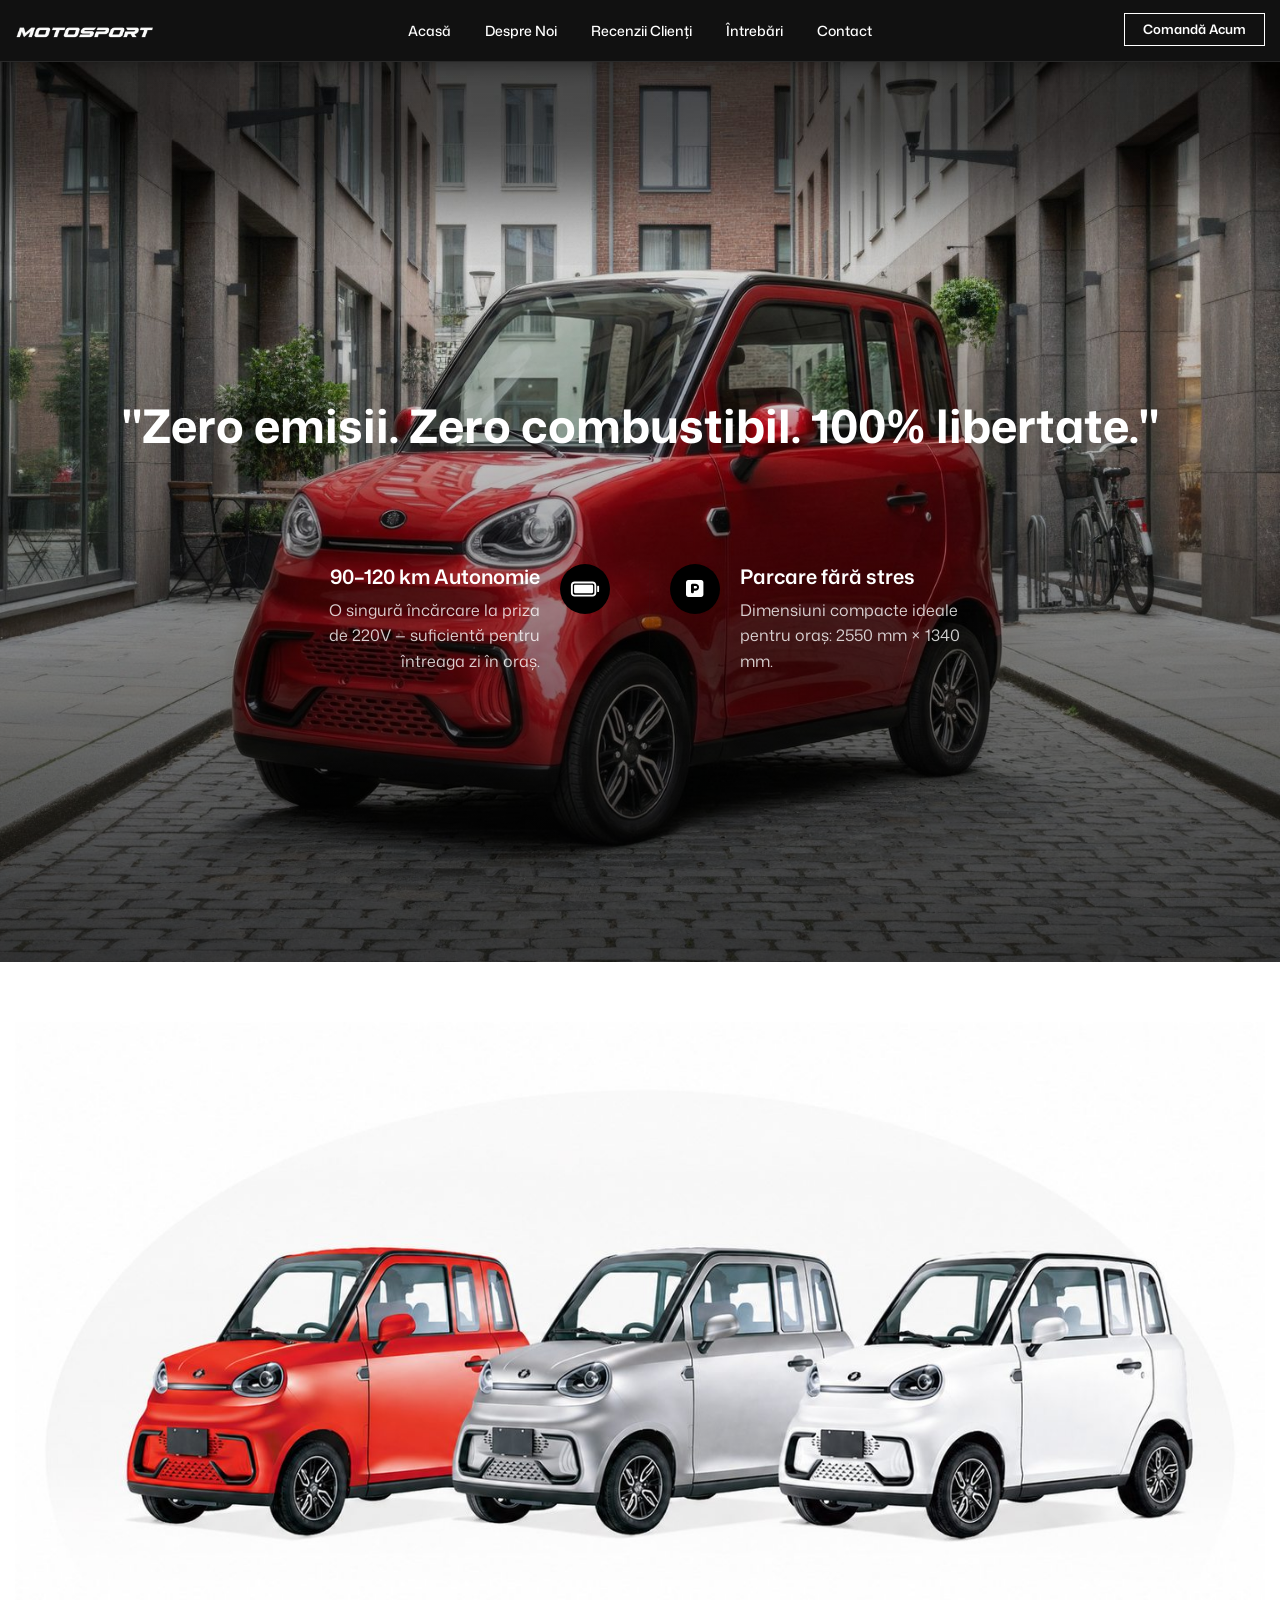
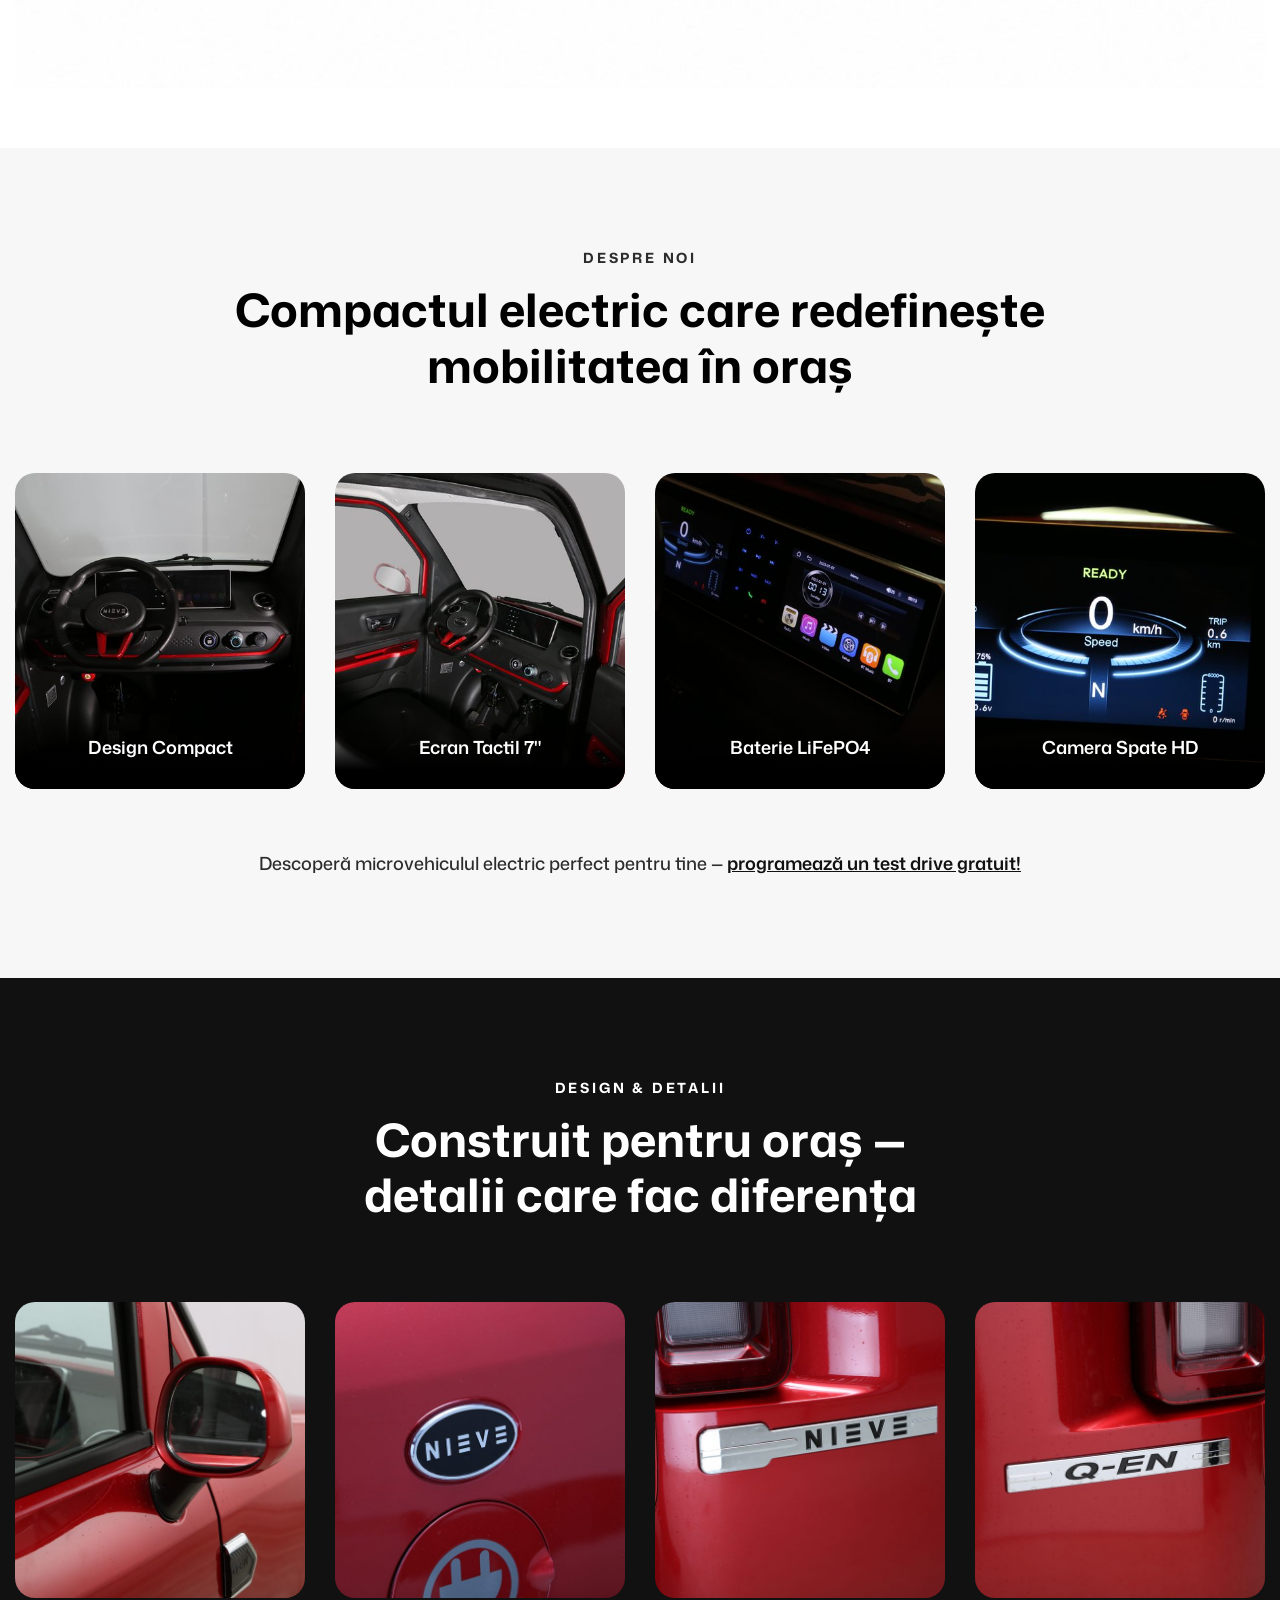
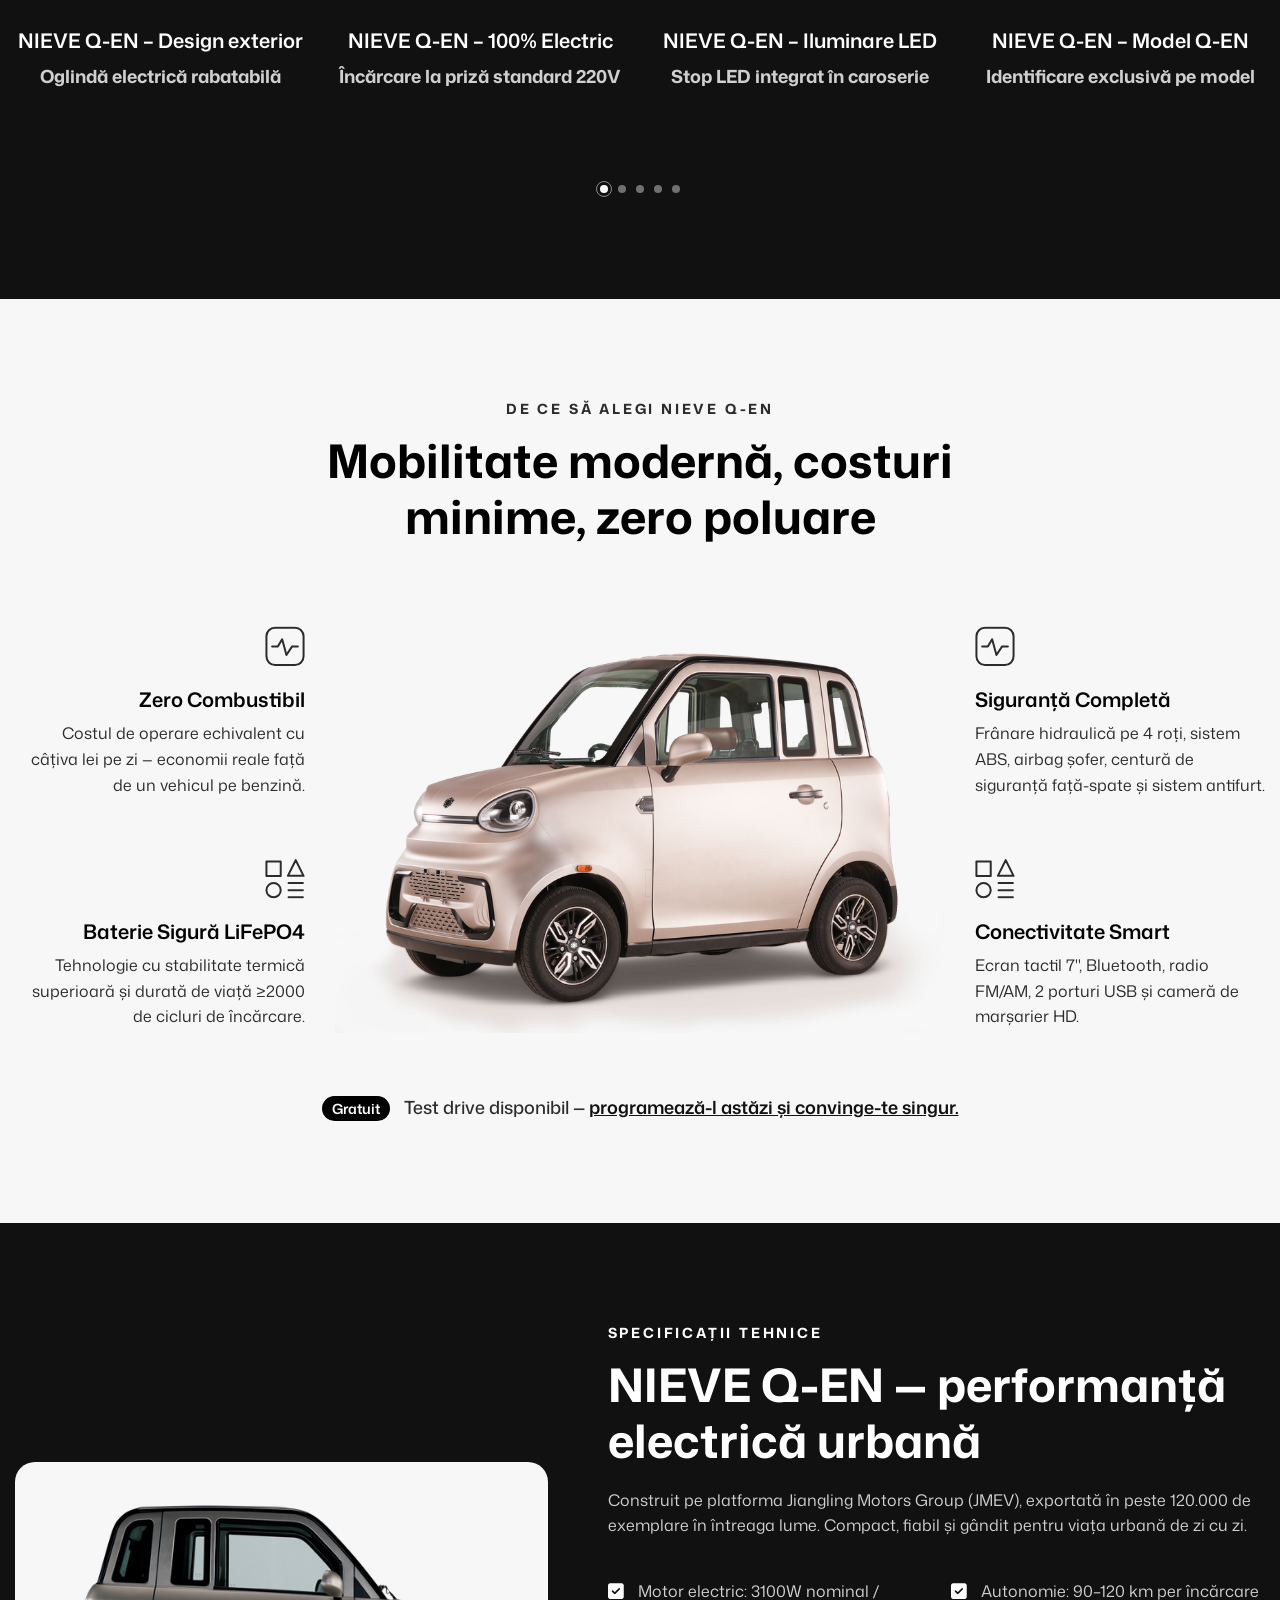
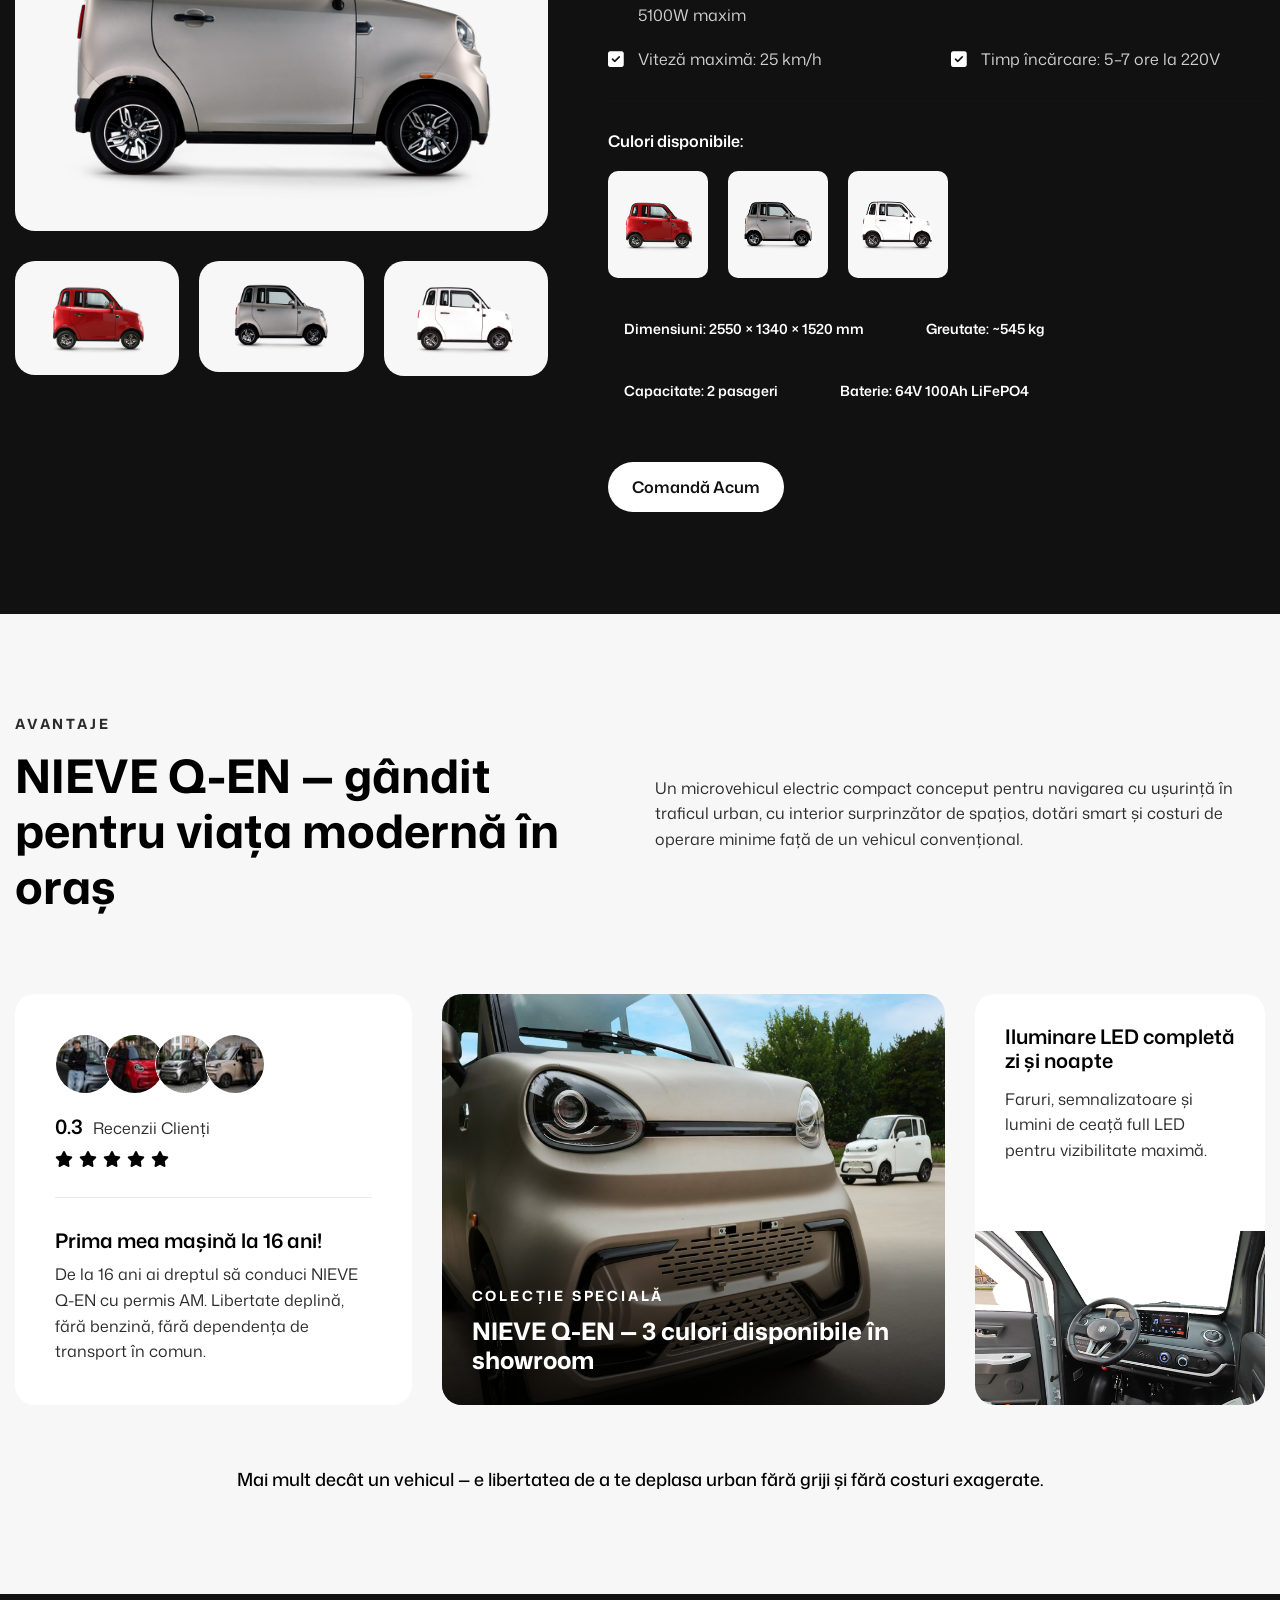
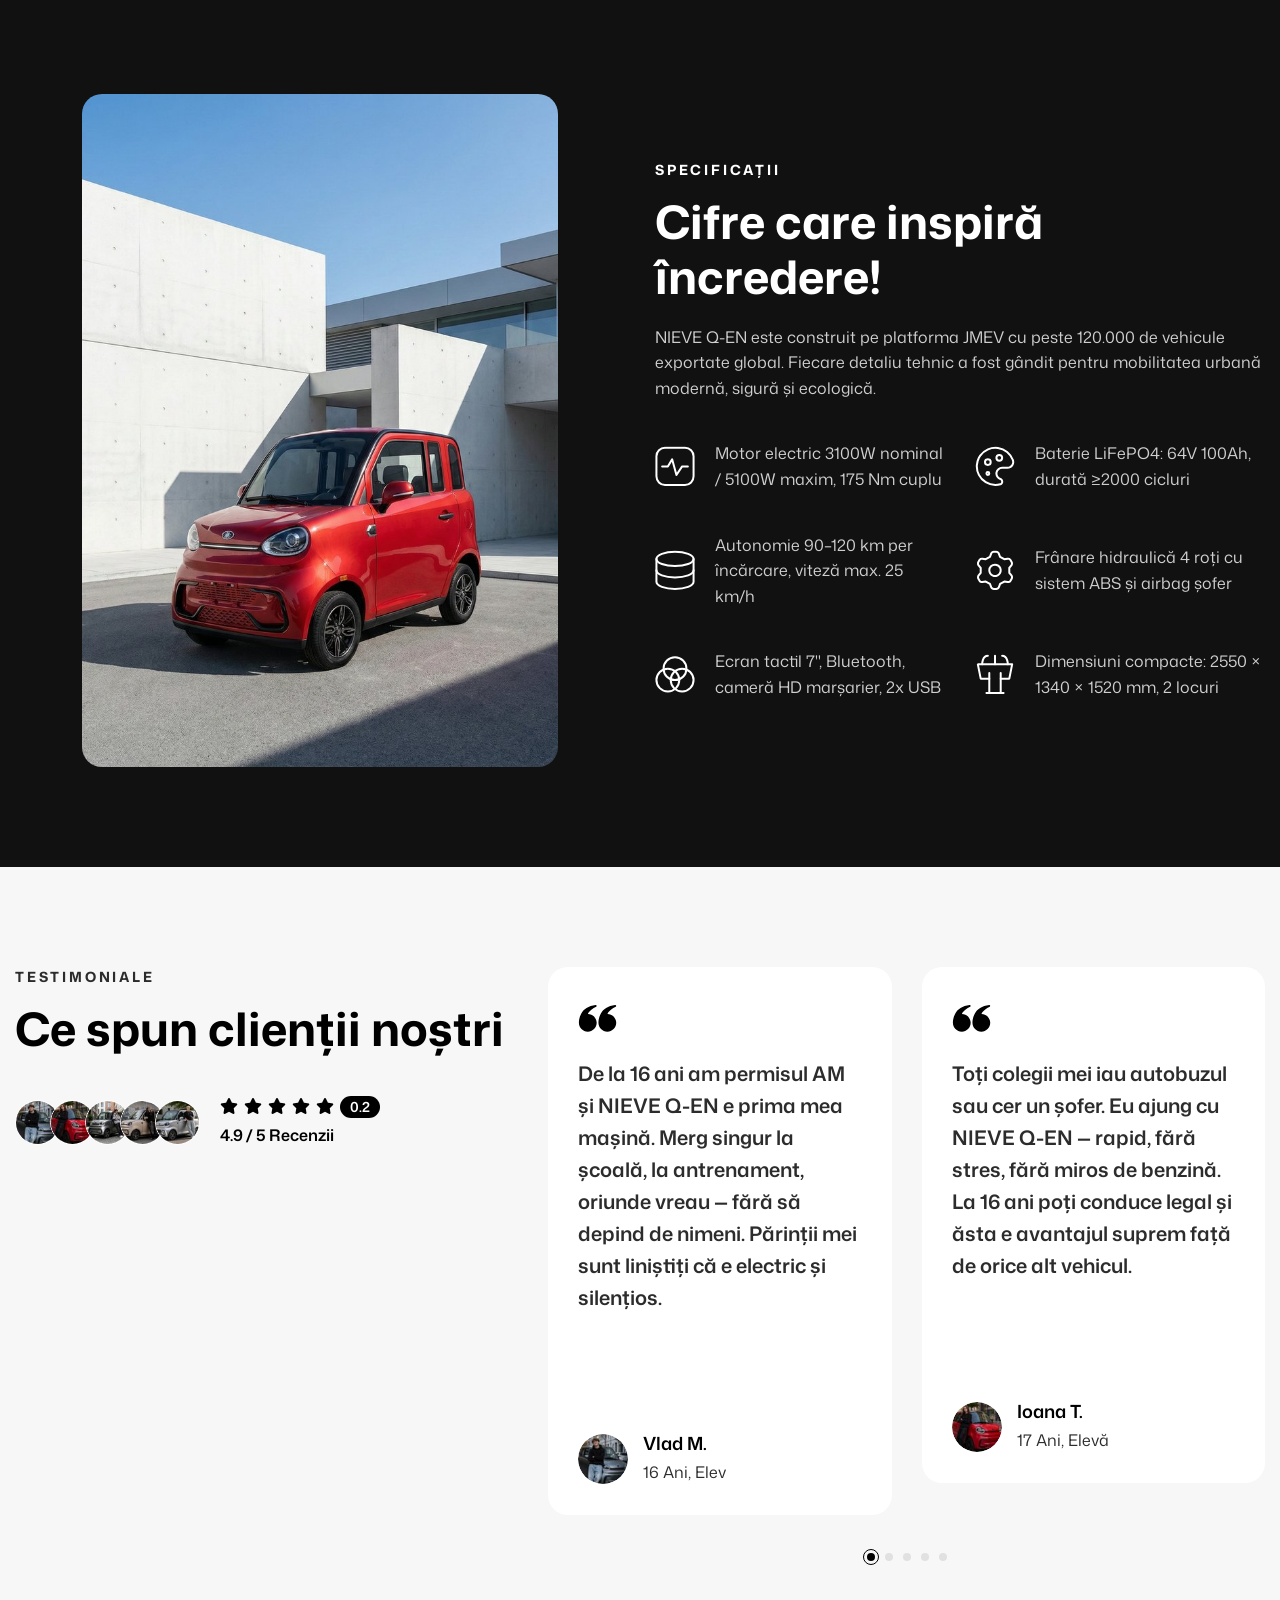
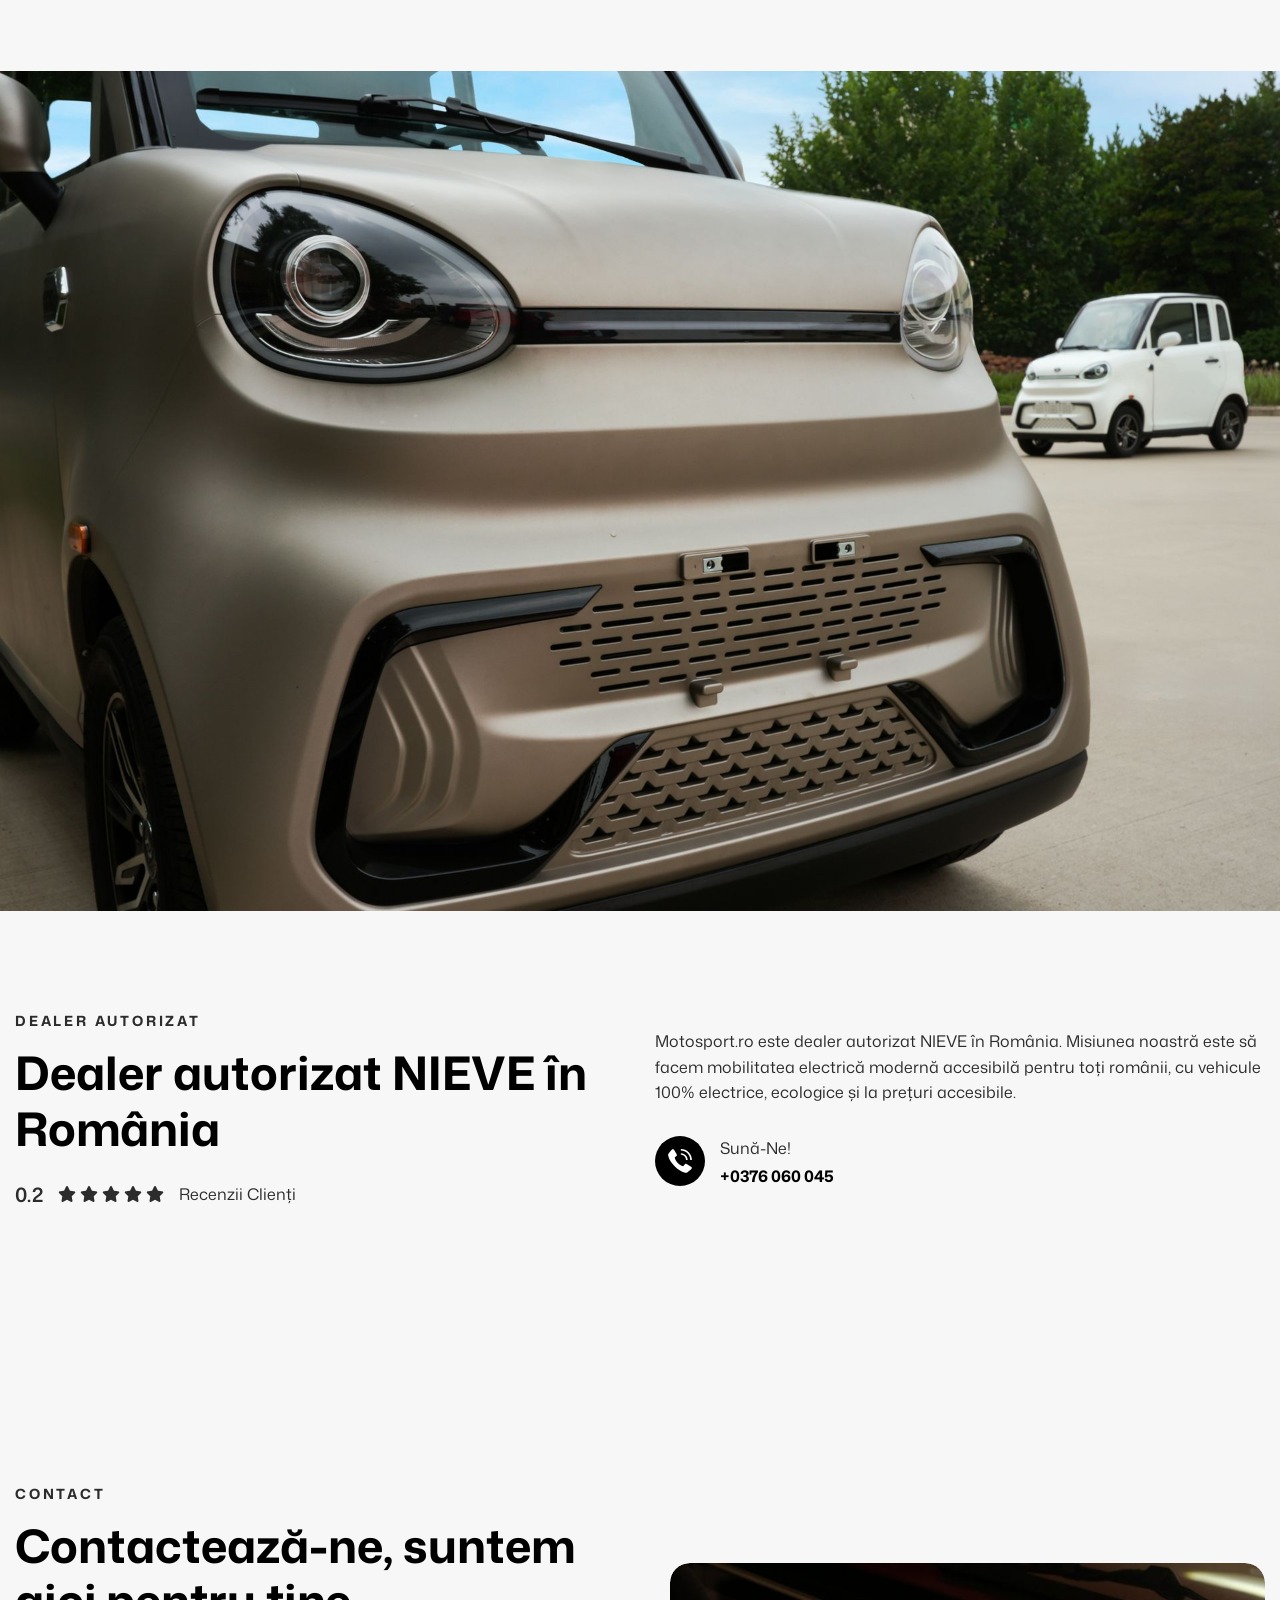
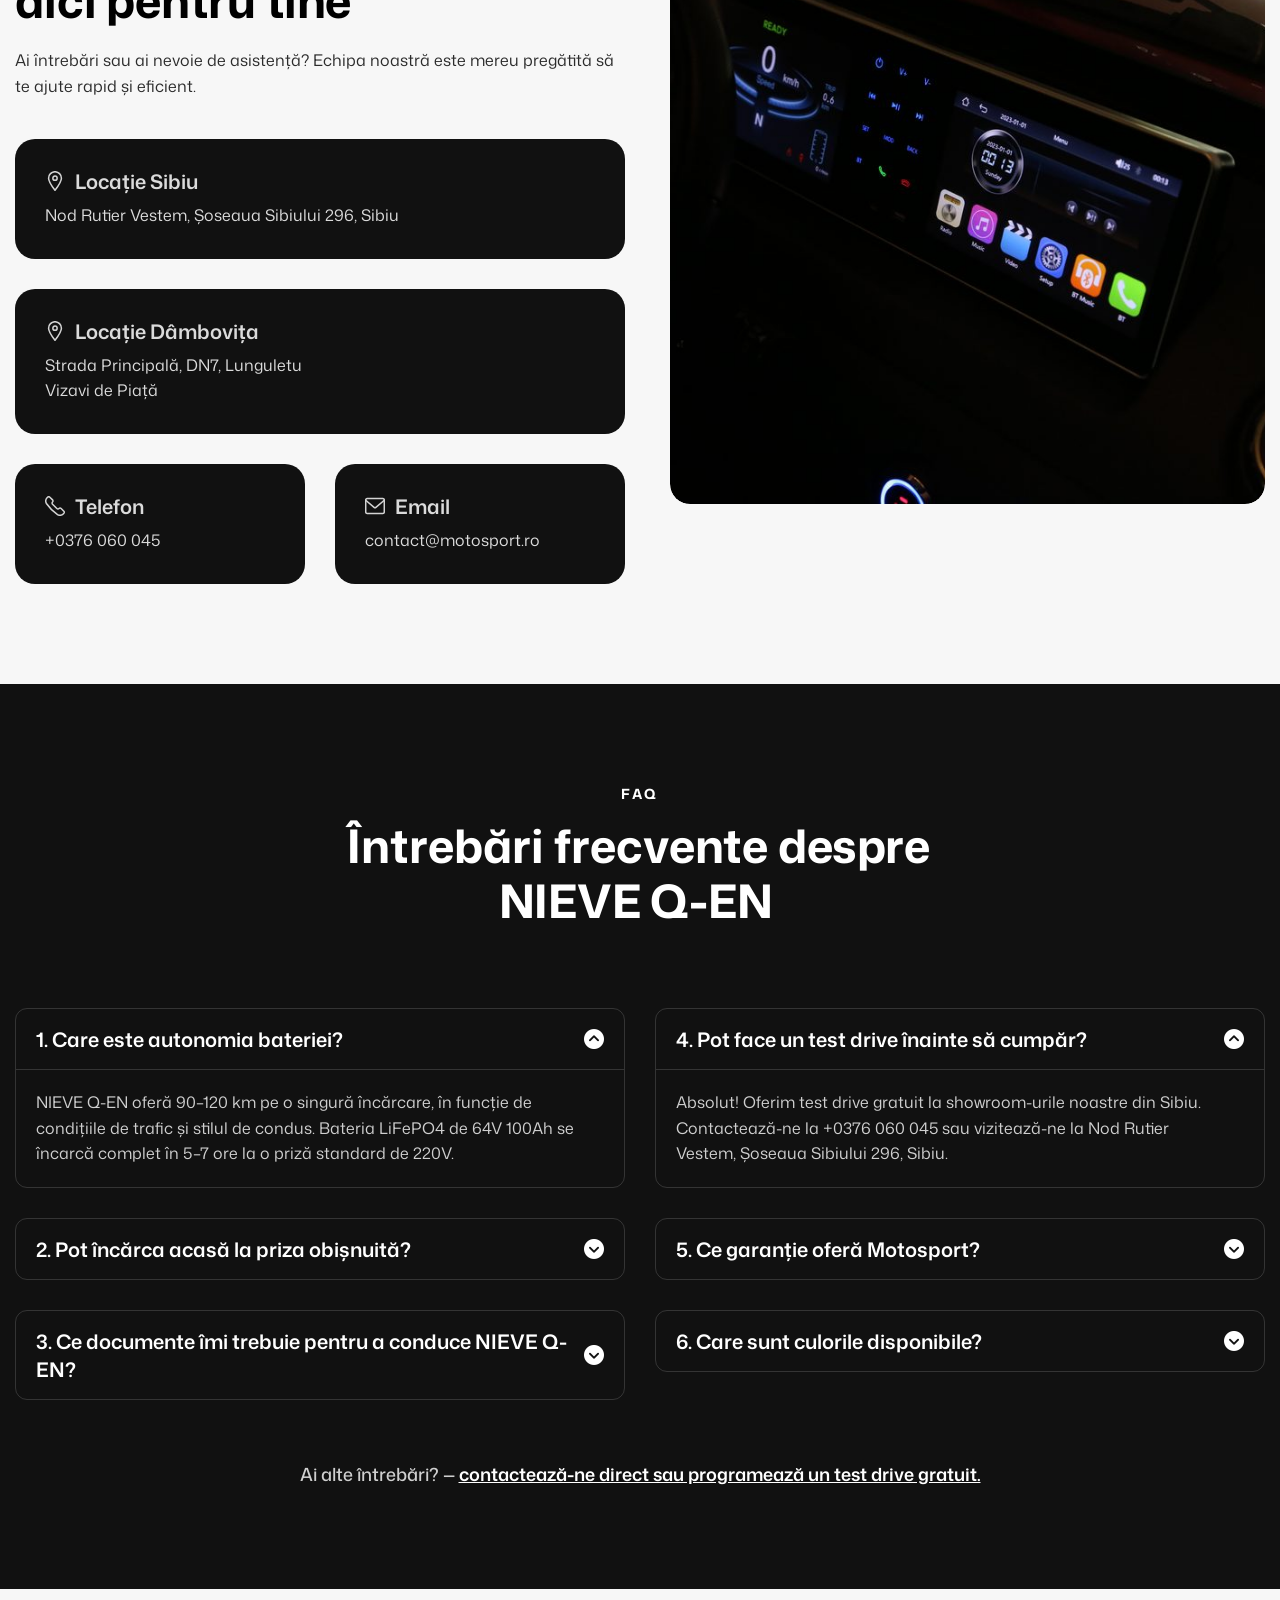
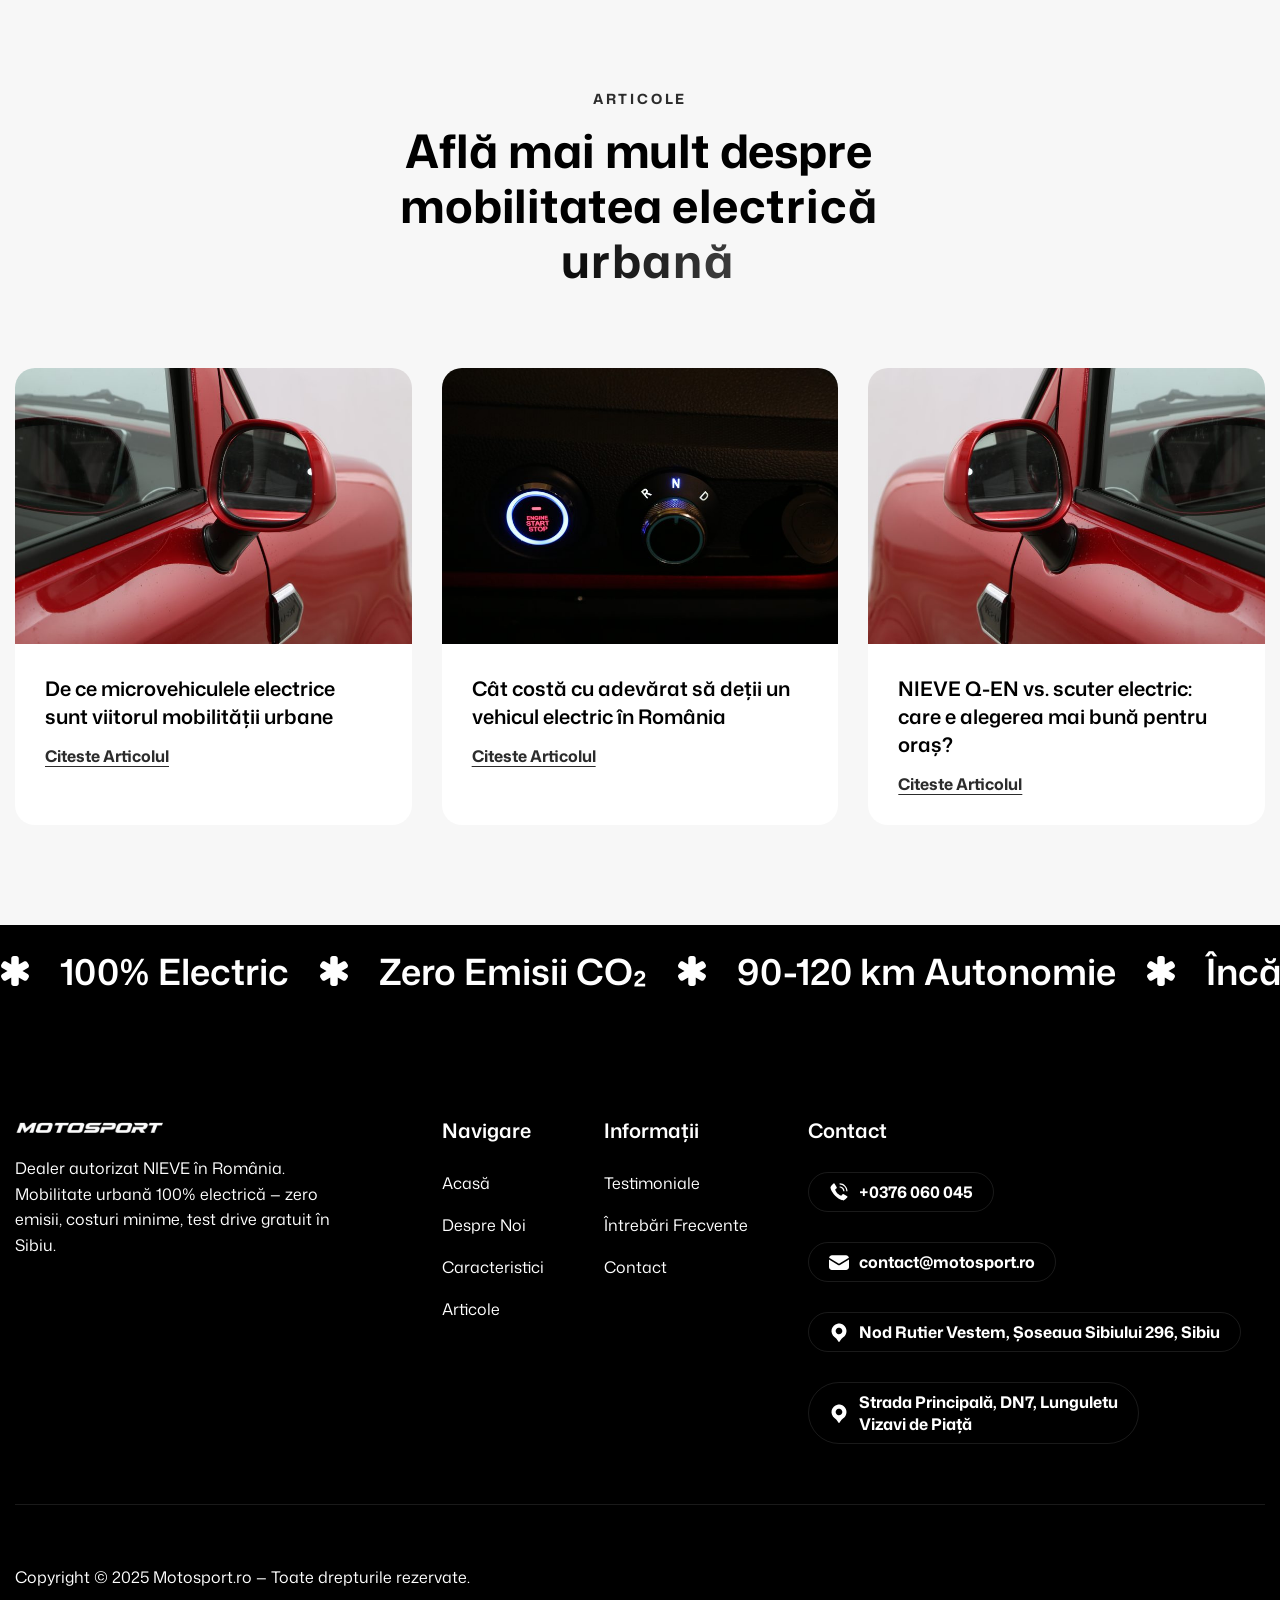
<file: index.html>
<!DOCTYPE html>
<html lang="ro">
<head>
	<!-- Meta -->
	<meta charset="utf-8">
	<meta http-equiv="X-UA-Compatible" content="IE=edge">
	<meta name="viewport" content="width=device-width, initial-scale=1.0, maximum-scale=1">
	<meta name="description" content="NIEVE Q-EN – microvehicul electric urban cu 90-120 km autonomie, incarcare la priza de 220V, zero emisii. Disponibil la Motosport.ro, Sibiu.">
	<meta name="keywords" content="NIEVE Q-EN, microvehicul electric, masina electrica oras, motosport, Sibiu, zero emisii, LiFePO4">
	<meta name="author" content="Motosport.ro">
	<!-- Page Title -->
    <title>NIEVE Q-EN – Microvehicul Electric Urban | Motosport.ro</title>
	<!-- Favicon Icon -->
	<link rel="shortcut icon" type="image/x-icon" href="images/favicon.png">
	<!-- Google Fonts Css-->
	<link rel="preconnect" href="https://fonts.googleapis.com">
    <link rel="preconnect" href="https://fonts.gstatic.com" crossorigin>
    <link href="https://fonts.googleapis.com/css2?family=Mona+Sans:ital,wght@0,200..900;1,200..900&display=swap" rel="stylesheet">
	<!-- Bootstrap Css -->
	<link href="css/bootstrap.min.css" rel="stylesheet" media="screen">
	<!-- SlickNav Css -->
	<link href="css/slicknav.min.css" rel="stylesheet">
	<!-- Swiper Css -->
	<link rel="stylesheet" href="css/swiper-bundle.min.css">
	<!-- Font Awesome Icon Css-->
	<link href="css/all.min.css" rel="stylesheet" media="screen">
	<!-- Animated Css -->
	<link href="css/animate.css" rel="stylesheet">
    <!-- Magnific Popup Core Css File -->
	<link rel="stylesheet" href="css/magnific-popup.css">
	<!-- Mouse Cursor Css File -->
	<!-- Main Custom Css -->
	<link href="css/custom.css" rel="stylesheet" media="screen">
</head>
<body id="top">

    <!-- Header Start -->
	<header class="main-header dark-header-bg">
		<div class="header-sticky">
			<nav class="navbar navbar-expand-lg">
				<div class="container">
					<!-- Logo Start -->
					<a class="navbar-brand" href="./">
						<img src="images/logo.png" alt="Motosport Logo">
					</a>
					<!-- Logo End -->

					<!-- Main Menu Start -->
					<div class="collapse navbar-collapse main-menu">
                        <div class="nav-menu-wrapper">
                            <ul class="navbar-nav mr-auto" id="menu">
                                <li class="nav-item"><a class="nav-link" href="#top">Acasă</a></li>
                                <li class="nav-item"><a class="nav-link" href="#despre-noi">Despre Noi</a></li>
                                <li class="nav-item"><a class="nav-link" href="#recenzii">Recenzii clienți</a></li>
                                <li class="nav-item"><a class="nav-link" href="#intrebari">Întrebări</a></li>
                                <li class="nav-item"><a class="nav-link" href="#contact">Contact</a></li>
                            </ul>
                        </div>
                        
                        <!-- Header Contact Btn Start -->
                        <div class="header-contact-btn">
                            <a href="#contact" class="btn-default btn-highlighted">Comandă acum</a>
                        </div>
                        <!-- Header Contact Btn End -->
					</div>
					<!-- Main Menu End -->
					<div class="navbar-toggle"></div>
				</div>
			</nav>
			<div class="responsive-menu"></div>
		</div>
	</header>
	<!-- Header End -->

	<!-- Banner + Hero Overlay Start -->
	<div class="banner-hero-section">
		<div class="home-banner">
			<img src="images/home-banner.jpg" alt="NIEVE Q-EN Motosport">
		</div>

    <!-- Hero Section Start -->
    <div class="hero">
        <div class="container">
            <div class="row section-row">
                <div class="col-lg-12">
                    <!-- Section Title Start -->
                    <div class="section-title section-title-center">
                        <h2 class="text-anime-style-3" data-cursor="-opaque">"Zero emisii. Zero combustibil. 100% libertate."</h2>
                    </div>
                    <!-- Section Title End -->
                </div>
            </div>

            <div class="row">
                <div class="col-lg-12">
                    <!-- Hero Content Start -->
                    <div class="hero-content">
                        <!-- Hero Body Start -->
                        <div class="hero-body wow fadeInUp">
                            <!-- Hero Body Item Start -->
                            <div class="hero-body-item">
                                <div class="icon-box">
                                    <img src="images/icon-hero-body-1.svg" alt="">
                                </div>
                                <div class="hero-body-item-content">
                                    <h3>90–120 km Autonomie</h3>
                                    <p>O singură încărcare la priza de 220V — suficientă pentru întreaga zi în oraș.</p>
                                </div>
                            </div>
                            <!-- Hero Body Item End -->

                            <!-- Hero Body Item Start -->
                            <div class="hero-body-item">
                                <div class="icon-box">
                                    <i class="fa-solid fa-square-parking"></i>
                                </div>
                                <div class="hero-body-item-content">
                                    <h3>Parcare fără stres</h3>
                                    <p>Dimensiuni compacte ideale pentru oraș: 2550 mm × 1340 mm.</p>
                                </div>
                            </div>
                            <!-- Hero Body Item End -->
                        </div>
                        <!-- Hero Body End -->

                        
                    </div>
                    <!-- Hero Content End -->
                </div>
            </div>
        </div>
    </div>
    <!-- Hero Section End -->
	</div>
	<!-- Banner + Hero Overlay End -->

    <!-- Hero Image Section Start -->
    <div class="hero-image-standalone">
        <div class="container">
            <div class="hero-image">
                <figure>
                    <img src="images/gama-produse.jpg" alt="Gama NIEVE Q-EN">
                </figure>
            </div>
        </div>
    </div>
    <!-- Hero Image Section End -->

    <!-- About Us Section Start -->
    <div class="about-us" id="despre-noi">
        <div class="container">
            <div class="row section-row">
                <div class="col-lg-12">
                    <!-- Section Title Start -->
                    <div class="section-title section-title-center">
                        <h3 class="wow fadeInUp">despre noi</h3>
                        <h2 class="text-anime-style-3" data-cursor="-opaque">Compactul electric care redefinește mobilitatea în oraș</h2>
                    </div>
                    <!-- Section Title End -->
                </div>
            </div>

            <div class="row align-items-center">
                <div class="col-lg-3 col-md-6">
                    <!-- About Us Item Start -->
                    <div class="about-us-item wow fadeInUp">
                        <!-- About Item image Start -->
                        <div class="about-item-image">
                            <figure class="image-anime">
                                <img src="images/about-us-image-1.jpg" alt="">
                            </figure>
                        </div>
                        <!-- About Item image End -->
                        
                        <!-- About Item Content Start -->
                        <div class="about-item-content">
                            <h3>Design Compact</h3>
                        </div>
                        <!-- About Item Content End -->
                    </div>
                    <!-- About Us Item End -->
                </div>
                
                <div class="col-lg-3 col-md-6">
                    <!-- About Us Item Start -->
                    <div class="about-us-item wow fadeInUp" data-wow-delay="0.2s">
                        <!-- About Item image Start -->
                        <div class="about-item-image">
                            <figure class="image-anime">
                                <img src="images/about-us-image-2.jpg" alt="">
                            </figure>
                        </div>
                        <!-- About Item image End -->
                        
                        <!-- About Item Content Start -->
                        <div class="about-item-content">
                            <h3>Ecran Tactil 7"</h3>
                        </div>
                        <!-- About Item Content End -->
                    </div>
                    <!-- About Us Item End -->
                </div>
                
                <div class="col-lg-3 col-md-6">
                    <!-- About Us Item Start -->
                    <div class="about-us-item wow fadeInUp" data-wow-delay="0.4s">
                        <!-- About Item image Start -->
                        <div class="about-item-image">
                            <figure class="image-anime">
                                <img src="images/about-us-image-3.jpg" alt="">
                            </figure>
                        </div>
                        <!-- About Item image End -->
                        
                        <!-- About Item Content Start -->
                        <div class="about-item-content">
                            <h3>Baterie LiFePO4</h3>
                        </div>
                        <!-- About Item Content End -->
                    </div>
                    <!-- About Us Item End -->
                </div>
                
                <div class="col-lg-3 col-md-6">
                    <!-- About Us Item Start -->
                    <div class="about-us-item wow fadeInUp" data-wow-delay="0.6s">
                        <!-- About Item image Start -->
                        <div class="about-item-image">
                            <figure class="image-anime">
                                <img src="images/about-us-image-4.jpg" alt="">
                            </figure>
                        </div>
                        <!-- About Item image End -->
                        
                        <!-- About Item Content Start -->
                        <div class="about-item-content">
                            <h3>Camera Spate HD</h3>
                        </div>
                        <!-- About Item Content End -->
                    </div>
                    <!-- About Us Item End -->
                </div>

                <div class="col-lg-12">
                    <!-- Section Footer Text Start -->
                    <div class="section-footer-text wow fadeInUp" data-wow-delay="0.8s">
                        <p>Descoperă microvehiculul electric perfect pentru tine — <a href="#contact">programează un test drive gratuit!</a></p>
                    </div>
                    <!-- Section Footer Text End -->
                </div>
            </div>
        </div>
    </div>
    <!-- About Us Section End -->
    
    <!-- Our Products Section Start -->
    <div class="our-products">
        <div class="container">
            <div class="row section-row">
                <div class="col-lg-12">
                    <!-- Section Title Start -->
                    <div class="section-title section-title-center">
                        <h3 class="wow fadeInUp">design & detalii</h3>
                        <h2 class="text-anime-style-3" data-cursor="-opaque">Construit pentru oraș — detalii care fac diferența</h2>
                    </div>
                    <!-- Section Title End -->
                </div>
            </div>

            <div class="col-lg-12">
                <!-- Product Item Slider Start -->
                <div class="product-item-slider">
                    <div class="swiper">
                        <div class="swiper-wrapper">
                            <!-- Product Item Slide Start -->
                            <div class="swiper-slide">
                                <!-- Product Item Start -->
                                <div class="product-item">
                                    <!-- Product Image Start -->
                                    <div class="product-image">
                                        <a href="#">
                                            <figure>
                                                <img src="images/product-1.jpg" alt="">
                                            </figure>
                                        </a>
                                    </div>
                                    <!-- Product Image End -->
                                    
                                    <!-- Product Content Start -->
                                    <div class="product-content">
                                        <h3><a href="#">NIEVE Q-EN – Design exterior</a></h3>
                                        <p>Oglindă electrică rabatabilă</p>
                                    </div>
                                    <!-- Product Content End -->
                                </div>
                                <!-- Product Item End -->
                            </div>
                            <!-- Product Item Slide End -->

                            <!-- Product Item Slide Start -->
                            <div class="swiper-slide">
                                <!-- Product Item Start -->
                                <div class="product-item wow">
                                    <!-- Product Image Start -->
                                    <div class="product-image">
                                        <a href="#">
                                            <figure>
                                                <img src="images/product-2.jpg" alt="">
                                            </figure>
                                        </a>
                                    </div>
                                    <!-- Product Image End -->
                                    
                                    <!-- Product Content Start -->
                                    <div class="product-content">
                                        <h3><a href="#">NIEVE Q-EN – 100% Electric</a></h3>
                                        <p>Încărcare la priză standard 220V</p>
                                    </div>
                                    <!-- Product Content End -->
                                </div>
                                <!-- Product Item End -->
                            </div>
                            <!-- Product Item Slide End -->

                            <!-- Product Item Slide Start -->
                            <div class="swiper-slide">
                                <!-- Product Item Start -->
                                <div class="product-item">
                                    <!-- Product Image Start -->
                                    <div class="product-image">
                                        <a href="#">
                                            <figure>
                                                <img src="images/product-3.jpg" alt="">
                                            </figure>
                                        </a>
                                    </div>
                                    <!-- Product Image End -->

                                    <!-- Product Content Start -->
                                    <div class="product-content">
                                        <h3><a href="#">NIEVE Q-EN – Iluminare LED</a></h3>
                                        <p>Stop LED integrat în caroserie</p>
                                    </div>
                                    <!-- Product Content End -->
                                </div>
                                <!-- Product Item End -->
                            </div>
                            <!-- Product Item Slide End -->
                            
                            <!-- Product Item Slide Start -->
                            <div class="swiper-slide">
                                <!-- Product Item Start -->
                                <div class="product-item">
                                    <!-- Product Image Start -->
                                    <div class="product-image">
                                        <a href="#">
                                            <figure>
                                                <img src="images/product-4.jpg" alt="">
                                            </figure>
                                        </a>
                                    </div>
                                    <!-- Product Image End -->
                                    
                                    <!-- Product Content Start -->
                                    <div class="product-content">
                                        <h3><a href="#">NIEVE Q-EN – Model Q-EN</a></h3>
                                        <p>Identificare exclusivă pe model</p>
                                    </div>
                                    <!-- Product Content End -->
                                </div>
                                <!-- Product Item End -->
                            </div>
                            <!-- Product Item Slide End -->
                            
                            <!-- Product Item Slide Start -->
                            <div class="swiper-slide">
                                <!-- Product Item Start -->
                                <div class="product-item">
                                    <!-- Product Image Start -->
                                    <div class="product-image">
                                        <a href="#">
                                            <figure>
                                                <img src="images/product-5.jpg" alt="">
                                            </figure>
                                        </a>
                                    </div>
                                    <!-- Product Image End -->
                                    
                                    <!-- Product Content Start -->
                                    <div class="product-content">
                                        <h3><a href="#">NIEVE Q-EN – Emblemă față</a></h3>
                                        <p>Simbolul mobilității electrice urbane</p>
                                    </div>
                                    <!-- Product Content End -->
                                </div>
                                <!-- Product Item End -->
                            </div>
                            <!-- Product Item Slide End -->
                        </div>
                        <div class="product-pagination"></div>
                    </div>
                </div>
                <!-- Product Item Slider End -->
            </div>
        </div>
    </div>
    <!-- Our Products Section End -->

    <!-- Why Choose Us Section Start -->
    <div class="why-choose-us">
        <div class="container">
            <div class="row section-row">
                <div class="col-lg-12">
                    <!-- Section Title Start -->
                    <div class="section-title section-title-center">
                        <h3 class="wow fadeInUp">de ce să alegi NIEVE Q-EN</h3>
                        <h2 class="text-anime-style-3" data-cursor="-opaque">Mobilitate modernă, costuri minime, zero poluare</h2>
                    </div>
                    <!-- Section Title End -->
                </div>
            </div>
            
            <div class="row align-items-center">
                <div class="col-lg-3 col-md-6 order-lg-1 order-md-1 order-1">
                    <!-- Why Choose Item Box 1 Start -->
                    <div class="why-choose-item-box-1">
                        <!-- Why Choose Item Start -->
                        <div class="why-choose-item wow fadeInUp" data-wow-delay="0.2s">
                            <div class="icon-box">
                                <img src="images/why-choose-item-1.svg" alt="">
                            </div>
                            <div class="why-choose-item-content">
                                <h3>Zero Combustibil</h3>
                                <p>Costul de operare echivalent cu câțiva lei pe zi — economii reale față de un vehicul pe benzină.</p>
                            </div>
                        </div>
                        <!-- Why Choose Item End -->

                        <!-- Why Choose Item Start -->
                        <div class="why-choose-item wow fadeInUp" data-wow-delay="0.4s">
                            <div class="icon-box">
                                <img src="images/why-choose-item-2.svg" alt="">
                            </div>
                            <div class="why-choose-item-content">
                                <h3>Baterie Sigură LiFePO4</h3>
                                <p>Tehnologie cu stabilitate termică superioară și durată de viață ≥2000 de cicluri de încărcare.</p>
                            </div>
                        </div>
                        <!-- Why Choose Item End -->
                    </div>
                    <!-- Why Choose Item Box 1 End -->
                </div>
                
                <div class="col-lg-6 order-lg-2 order-md-3 order-2">
                    <!-- Why Choose Us Image Start -->
                    <div class="why-choose-image">
                        <figure>
                            <img src="images/why-choose-image.png" alt="">
                        </figure>
                    </div>
                    <!-- Why Choose Us Image End -->
                </div>

                <div class="col-lg-3 col-md-6 order-lg-3 order-md-2 order-3">
                    <!-- Why Choose Item Box 1 Start -->
                    <div class="why-choose-item-box-2">
                        <!-- Why Choose Item Start -->
                        <div class="why-choose-item wow fadeInUp" data-wow-delay="0.2s">
                            <div class="icon-box">
                                <img src="images/why-choose-item-1.svg" alt="">
                            </div>
                            <div class="why-choose-item-content">
                                <h3>Siguranță Completă</h3>
                                <p>Frânare hidraulică pe 4 roți, sistem ABS, airbag șofer, centură de siguranță față-spate și sistem antifurt.</p>
                            </div>
                        </div>
                        <!-- Why Choose Item End -->

                        <!-- Why Choose Item Start -->
                        <div class="why-choose-item wow fadeInUp" data-wow-delay="0.4s">
                            <div class="icon-box">
                                <img src="images/why-choose-item-2.svg" alt="">
                            </div>
                            <div class="why-choose-item-content">
                                <h3>Conectivitate Smart</h3>
                                <p>Ecran tactil 7", Bluetooth, radio FM/AM, 2 porturi USB și cameră de marșarier HD.</p>
                            </div>
                        </div>
                        <!-- Why Choose Item End -->
                    </div>
                    <!-- Why Choose Item Box 1 End -->
                </div>

                <div class="col-lg-12 order-4">
                    <!-- Section Footer Text Start -->
                    <div class="section-footer-text wow fadeInUp" data-wow-delay="0.6s">
                        <p><span>Gratuit</span> Test drive disponibil — <a href="#contact">programează-l astăzi și convinge-te singur.</a></p>
                    </div>
                    <!-- Section Footer Text End -->
                </div>
            </div>
        </div>
    </div>
    <!-- Why Choose Us Section End -->

    <!-- Best Sellers Section Start -->
    <div class="best-sellers">
        <div class="container">
            <div class="row">
                <div class="col-lg-12">
                    <!-- Best Sellers Box Start -->
                    <div class="best-sellers-box">
                        <!-- Best Selling Product Images Start -->
                        <div class="best-selling-product-slider">
                            <div class="swiper best-selling-product-slider-box">
                                <div class="swiper-wrapper" data-cursor-text="Trage">
                                    <div class="swiper-slide">
                                        <div class="best-product-image featured-product">
                                            <img src="images/color-option-1.png" alt="">
                                        </div>
                                    </div>
                                    <div class="swiper-slide">
                                        <div class="best-product-image featured-product">
                                            <img src="images/color-option-2.png" alt="">
                                        </div>
                                    </div>
                                    <div class="swiper-slide">
                                        <div class="best-product-image featured-product">
                                            <img src="images/color-option-3.png" alt="">
                                        </div>
                                    </div>
                                    <div class="swiper-slide">
                                        <div class="best-product-image featured-product">
                                            <img src="images/color-option-1.png" alt="">
                                        </div>
                                    </div>
                                    <div class="swiper-slide">
                                        <div class="best-product-image featured-product">
                                            <img src="images/color-option-2.png" alt="">
                                        </div>
                                    </div>
                                    <div class="swiper-slide">
                                        <div class="best-product-image featured-product">
                                            <img src="images/color-option-3.png" alt="">
                                        </div>
                                    </div>
                                </div>
                            </div>   
                            
                            <div class="swiper best-selling-product-slider-item">
                                <div class="swiper-wrapper">
                                    <div class="swiper-slide" data-cursor-text="Click">
                                        <div class="best-product-image">
                                            <figure>
                                                <img src="images/color-option-1.png" alt="NIEVE Q-EN Roșu">
                                            </figure>
                                        </div>
                                    </div>
                                    <div class="swiper-slide" data-cursor-text="Click">
                                        <div class="best-product-image">
                                            <figure>
                                                <img src="images/color-option-2.png" alt="NIEVE Q-EN Gri">
                                            </figure>
                                        </div>
                                    </div>
                                    <div class="swiper-slide" data-cursor-text="Click">
                                        <div class="best-product-image">
                                            <figure>
                                                <img src="images/color-option-3.png" alt="NIEVE Q-EN Alb">
                                            </figure>
                                        </div>
                                    </div>
                                    <div class="swiper-slide" data-cursor-text="Click">
                                        <div class="best-product-image">
                                            <figure>
                                                <img src="images/color-option-1.png" alt="NIEVE Q-EN Roșu">
                                            </figure>
                                        </div>
                                    </div>
                                    <div class="swiper-slide" data-cursor-text="Click">
                                        <div class="best-product-image">
                                            <figure>
                                                <img src="images/color-option-2.png" alt="NIEVE Q-EN Gri">
                                            </figure>
                                        </div>
                                    </div>
                                    <div class="swiper-slide" data-cursor-text="Click">
                                        <div class="best-product-image">
                                            <figure>
                                                <img src="images/color-option-3.png" alt="NIEVE Q-EN Alb">
                                            </figure>
                                        </div>
                                    </div>
                                </div>
                            </div>
                        </div>
                        <!-- Best Selling Product Images End -->

                        <!-- Best Selling Product Content Start -->
                        <div class="best-selling-product-content">
                            <!-- Section Title Start -->
                            <div class="section-title">
                                <h3 class="wow fadeInUp">specificații tehnice</h3>
                                <h2 class="text-anime-style-3" data-cursor="-opaque">NIEVE Q-EN — performanță electrică urbană</h2>
                                <p class="wow fadeInUp" data-wow-delay="0.2s">Construit pe platforma Jiangling Motors Group (JMEV), exportată în peste 120.000 de exemplare în întreaga lume. Compact, fiabil și gândit pentru viața urbană de zi cu zi.</p>
                            </div>
                            <!-- Section Title End -->
        
                            <!-- Best Product List Start -->
                            <div class="best-product-list wow fadeInUp" data-wow-delay="0.4s">
                                <ul>
                                    <li>Motor electric: 3100W nominal / 5100W maxim</li>
                                    <li>Autonomie: 90–120 km per încărcare</li>
                                    <li>Viteză maximă: 25 km/h</li>
                                    <li>Timp încărcare: 5–7 ore la 220V</li>
                                </ul>
                            </div>
                            <!-- Best Product List End -->
                            
                            <!-- Best Product Options Start -->
                            <div class="best-product-options wow fadeInUp" data-wow-delay="0.6s">
                                <h3>Culori disponibile:</h3>

                                <!-- Best Product Image Start -->
                                <div class="best-product-image">
                                    <figure>
                                        <img src="images/color-option-1.png" alt="">
                                    </figure>
                                </div>
                                <!-- Best Product Image End -->

                                <!-- Best Product Image Start -->
                                <div class="best-product-image">
                                    <figure>
                                        <img src="images/color-option-2.png" alt="">
                                    </figure>
                                </div>
                                <!-- Best Product Image End -->

                                <!-- Best Product Image Start -->
                                <div class="best-product-image">
                                    <figure>
                                        <img src="images/color-option-3.png" alt="">
                                    </figure>
                                </div>
                                <!-- Best Product Image End -->
                            </div>
                            <!-- Best Product Options End -->
                            
                            <!-- Product Model List Start -->
                            <div class="product-model-list wow fadeInUp" data-wow-delay="0.8s">
                                <ul>
                                    <li>Dimensiuni: 2550 × 1340 × 1520 mm</li>
                                    <li>Greutate: ~545 kg</li>
                                    <li>Capacitate: 2 pasageri</li>
                                    <li>Baterie: 64V 100Ah LiFePO4</li>
                                </ul>
                            </div>
                            <!-- Product Model List End -->
                            
                            <!-- Best Product Button Start -->
                            <div class="best-product-btn wow fadeInUp" data-wow-delay="1s">
                                <a href="#contact" class="btn-default btn-highlighted">Comandă acum</a>
                            </div>
                            <!-- Best Product Button End -->
                        </div>
                        <!-- Best Selling Product Content End -->
                    </div>
                    <!-- Best Sellers Box End -->
                </div>
            </div>
        </div>
    </div>
    <!-- Best Sellers Section End -->

    <!-- Our Benefits Section Start -->
    <div class="our-benefits" id="recenzii">
        <div class="container">
            <div class="row section-row align-items-center">
                <div class="col-lg-6">
                    <!-- Section Title Start -->
                    <div class="section-title">
                        <h3 class="wow fadeInUp">avantaje</h3>
                        <h2 class="text-anime-style-3" data-cursor="-opaque">NIEVE Q-EN — gândit pentru viața modernă în oraș</h2>
                    </div>
                    <!-- Section Title End -->
                </div>

                <div class="col-lg-6">
                    <!-- Section Title Content Start -->
                    <div class="section-title-content wow fadeInUp" data-wow-delay="0.2s">
                        <p>Un microvehicul electric compact conceput pentru navigarea cu ușurință în traficul urban, cu interior surprinzător de spațios, dotări smart și costuri de operare minime față de un vehicul convențional.</p>
                    </div>
                    <!-- Section Title Content End -->
                </div>
            </div>

            <div class="row">
                <div class="col-lg-4 col-md-6">
                    <!-- Product Review Box Start -->
                    <div class="product-review-box">
                        <!-- Review Images Start -->
                        <div class="review-images">
                            <div class="review-image">
                                <figure class="image-anime reveal">
                                    <img src="images/client-1.jpg" alt="">
                                </figure>
                            </div>
                            <div class="review-image">
                                <figure class="image-anime reveal">
                                    <img src="images/client-2.jpg" alt="">
                                </figure>
                            </div>
                            <div class="review-image">
                                <figure class="image-anime reveal">
                                    <img src="images/client-3.jpg" alt="">
                                </figure>
                            </div>
                            <div class="review-image">
                                <figure class="image-anime reveal">
                                    <img src="images/client-4.jpg" alt="">
                                </figure>
                            </div>
                        </div>
                        <!-- Review Images End -->

                        <!-- Review Content Start -->
                        <div class="review-body">
                            <div class="review-rating-content">
                                <p><span class="counter">4.5</span>Recenzii Clienți</p>
                            </div>
                            <div class="review-rating-star">
                                <i class="fa-solid fa-star"></i>
                                <i class="fa-solid fa-star"></i>
                                <i class="fa-solid fa-star"></i>
                                <i class="fa-solid fa-star"></i>
                                <i class="fa-solid fa-star"></i>
                            </div>
                        </div>
                        <!-- Review Content End -->

                        <!-- Review Content Start -->
                        <div class="review-content wow fadeInUp">
                            <h3>Prima mea mașină la 16 ani!</h3>
                            <p>De la 16 ani ai dreptul să conduci NIEVE Q-EN cu permis AM. Libertate deplină, fără benzină, fără dependența de transport în comun.</p>
                        </div>
                        <!-- Review Content End -->
                    </div>
                    <!-- Product Review Box End -->
                </div>

                <div class="col-lg-5 col-md-6">
                    <!-- Product Collection Box Start -->
                    <div class="product-collection-box wow fadeInUp" data-wow-delay="0.2s">
                        <div class="product-collection-image">
                            <figure class="image-anime">
                                <img src="images/product-collection-image.jpg" alt="">
                            </figure>
                        </div>
                        
                        <!-- Product Collection Content Start -->
                        <div class="product-collection-content">
                            <p>colecție specială</p>
                            <h3>NIEVE Q-EN — 3 culori disponibile în showroom</h3>
                        </div>
                        <!-- Product Collection Content End -->
                    </div>
                    <!-- Product Collection Box End -->
                </div>

                <div class="col-lg-3 col-md-6">
                    <!-- Product Benefit Box Start -->
                    <div class="product-benefit-box wow fadeInUp" data-wow-delay="0.4s">
                        <!-- Product Benefit Content Start -->
                        <div class="product-benefit-content">
                            <h3>Iluminare LED completă zi și noapte</h3>
                            <p>Faruri, semnalizatoare și lumini de ceață full LED pentru vizibilitate maximă.</p>
                        </div>
                        <!-- Product Benefit Content End -->

                        <!-- Product Benefit Image Start -->
                        <div class="product-benefit-image">
                            <figure>
                                <img src="images/product-benefit-image.png" alt="">
                            </figure>
                        </div>
                        <!-- Product Benefit Image End -->
                    </div>
                    <!-- Product Benefit Box End -->
                </div>

                <div class="col-lg-12">
                    <div class="section-footer-text wow fadeInUp" data-wow-delay="0.6s">
                        <p>Mai mult decât un vehicul — e libertatea de a te deplasa urban fără griji și fără costuri exagerate.</p>
                    </div>
                </div>
            </div>
        </div>
    </div>
    <!-- Our Benefits Section End -->

    <!-- Our Fact Section Start -->
    <div class="our-fact">
        <div class="container">
            <div class="row align-items-center">
                <div class="col-lg-6">
                    <!-- Our Fact Image Start -->
                    <div class="our-fact-image">
                        <img src="images/fact-image.jpg" alt="">
                    </div>
                    <!-- Our Fact Image End -->
                </div>
                <div class="col-lg-6">
                    <!-- Our Fact Content Start -->
                    <div class="our-fact-content">
                        <!-- Section Title Start -->
                        <div class="section-title">
                            <h3 class="wow fadeInUp">specificații</h3>
                            <h2 class="text-anime-style-3" data-cursor="-opaque">Cifre care inspiră încredere!</h2>
                            <p class="wow fadeInUp" data-wow-delay="0.2s">NIEVE Q-EN este construit pe platforma JMEV cu peste 120.000 de vehicule exportate global. Fiecare detaliu tehnic a fost gândit pentru mobilitatea urbană modernă, sigură și ecologică.</p>
                        </div>
                        <!-- Section Title End -->

                        <!-- Fact List Start -->
                        <div class="fact-list">
                            <!-- Fact Item Start -->
                            <div class="fact-item wow fadeInUp" data-wow-delay="0.4s">
                                <!-- Icon Box Start -->
                                <div class="icon-box">
                                    <img src="images/icon-fact-1.svg" alt="">
                                </div>
                                <!-- Icon Box End -->

                                <!-- Fact Item Content Start -->
                                <div class="fact-item-content">
                                    <p>Motor electric 3100W nominal / 5100W maxim, 175 Nm cuplu</p>
                                </div>
                                <!-- Fact Item Content End -->
                            </div>
                            <!-- Fact Item End -->

                            <!-- Fact Item Start -->
                            <div class="fact-item wow fadeInUp" data-wow-delay="0.4s">
                                <!-- Icon Box Start -->
                                <div class="icon-box">
                                    <img src="images/icon-fact-2.svg" alt="">
                                </div>
                                <!-- Icon Box End -->

                                <!-- Fact Item Content Start -->
                                <div class="fact-item-content">
                                    <p>Baterie LiFePO4: 64V 100Ah, durată ≥2000 cicluri</p>
                                </div>
                                <!-- Fact Item Content End -->
                            </div>
                            <!-- Fact Item End -->

                            <!-- Fact Item Start -->
                            <div class="fact-item wow fadeInUp" data-wow-delay="0.6s">
                                <!-- Icon Box Start -->
                                <div class="icon-box">
                                    <img src="images/icon-fact-3.svg" alt="">
                                </div>
                                <!-- Icon Box End -->

                                <!-- Fact Item Content Start -->
                                <div class="fact-item-content">
                                    <p>Autonomie 90–120 km per încărcare, viteză max. 25 km/h</p>
                                </div>
                                <!-- Fact Item Content End -->
                            </div>
                            <!-- Fact Item End -->

                            <!-- Fact Item Start -->
                            <div class="fact-item wow fadeInUp" data-wow-delay="0.6s">
                                <!-- Icon Box Start -->
                                <div class="icon-box">
                                    <img src="images/icon-fact-4.svg" alt="">
                                </div>
                                <!-- Icon Box End -->

                                <!-- Fact Item Content Start -->
                                <div class="fact-item-content">
                                    <p>Frânare hidraulică 4 roți cu sistem ABS și airbag șofer</p>
                                </div>
                                <!-- Fact Item Content End -->
                            </div>
                            <!-- Fact Item End -->

                            <!-- Fact Item Start -->
                            <div class="fact-item wow fadeInUp" data-wow-delay="0.8s">
                                <!-- Icon Box Start -->
                                <div class="icon-box">
                                    <img src="images/icon-fact-5.svg" alt="">
                                </div>
                                <!-- Icon Box End -->

                                <!-- Fact Item Content Start -->
                                <div class="fact-item-content">
                                    <p>Ecran tactil 7", Bluetooth, cameră HD marșarier, 2x USB</p>
                                </div>
                                <!-- Fact Item Content End -->
                            </div>
                            <!-- Fact Item End -->

                            <!-- Fact Item Start -->
                            <div class="fact-item wow fadeInUp" data-wow-delay="0.8s">
                                <!-- Icon Box Start -->
                                <div class="icon-box">
                                    <img src="images/icon-fact-6.svg" alt="">
                                </div>
                                <!-- Icon Box End -->

                                <!-- Fact Item Content Start -->
                                <div class="fact-item-content">
                                    <p>Dimensiuni compacte: 2550 × 1340 × 1520 mm, 2 locuri</p>
                                </div>
                                <!-- Fact Item Content End -->
                            </div>
                            <!-- Fact Item End -->
                        </div>
                        <!-- Fact List End -->
                    </div>
                    <!-- Our Fact Content End -->
                </div>
            </div>
        </div>
    </div>
    <!-- Our Fact Section End -->

    <!-- Our Testimonials Section Start -->
    <div class="our-testimonials" id="testimoniale">
        <div class="container">
            <div class="row">
                <div class="col-lg-5">
                    <!-- Testimonials Content Start -->
                    <div class="testimonials-content">
                        <!-- Section Title Start -->
                        <div class="section-title">
                            <h3 class="wow fadeInUp">testimoniale</h3>
                            <h2 class="text-anime-style-3" data-cursor="-opaque">Ce spun clienții noștri</h2>
                        </div>
                        <!-- Section Title End -->

                        <!-- Review Box Start -->
                        <div class="review-box">
                            <!-- Review Images Start -->
                            <div class="review-images">
                                <div class="review-image">
                                    <figure class="image-anime reveal">
                                        <img src="images/client-1.jpg" alt="">
                                    </figure>
                                </div>
                                <div class="review-image">
                                    <figure class="image-anime reveal">
                                        <img src="images/client-2.jpg" alt="">
                                    </figure>
                                </div>
                                <div class="review-image">
                                    <figure class="image-anime reveal">
                                        <img src="images/client-3.jpg" alt="">
                                    </figure>
                                </div>
                                <div class="review-image">
                                    <figure class="image-anime reveal">
                                        <img src="images/client-4.jpg" alt="">
                                    </figure>
                                </div>
                                <div class="review-image">
                                    <figure class="image-anime reveal">
                                        <img src="images/client-5.jpg" alt="">
                                    </figure>
                                </div>
                            </div>
                            <!-- Review Images End -->
                            
                            <!-- Review Content Start -->
                            <div class="review-box-content">
                                <div class="review-rating-star">
                                    <i class="fa-solid fa-star"></i>
                                    <i class="fa-solid fa-star"></i>
                                    <i class="fa-solid fa-star"></i>
                                    <i class="fa-solid fa-star"></i>
                                    <i class="fa-solid fa-star"></i>
                                    <span class="counter">4.9</span>
                                </div>
                                <div class="review-rating-content">
                                    <p>4.9 / 5 Recenzii</p>
                                </div>
                            </div>
                            <!-- Review Content End -->
                        </div>
                        <!-- Review Box End -->

                    </div>
                    <!-- Testimonials Content End -->
                </div>
                <div class="col-lg-7">
                    <!-- Testimonial Slider Start -->
                    <div class="testimonial-slider">
                        <div class="swiper">
                            <div class="swiper-wrapper" data-cursor-text="Trage">
                                <!-- Testimonial Slide Start -->
                                <div class="swiper-slide">
                                    <div class="testimonial-item">
                                        <div class="testimonial-quote">
                                            <img src="images/testimonial-quote.svg" alt="">
                                        </div>
                                        <div class="testimonial-content">
                                            <p>De la 16 ani am permisul AM și NIEVE Q-EN e prima mea mașină. Merg singur la școală, la antrenament, oriunde vreau — fără să depind de nimeni. Părinții mei sunt liniștiți că e electric și silențios.</p>
                                        </div>
                                        <div class="testimonial-author">
                                            <div class="author-image">
                                                <figure class="image-anime">
                                                    <img src="images/client-1.jpg" alt="">
                                                </figure>
                                            </div>
                                            <div class="author-content">
                                                <h3>Vlad M.</h3>
                                                <p>16 ani, elev</p>
                                            </div>
                                        </div>
                                    </div>
                                </div>
                                <!-- Testimonial Slide End -->
                                
                                <!-- Testimonial Slide Start -->
                                <div class="swiper-slide">
                                    <div class="testimonial-item">
                                        <div class="testimonial-quote">
                                            <img src="images/testimonial-quote.svg" alt="">
                                        </div>
                                        <div class="testimonial-content">
                                            <p>Toți colegii mei iau autobuzul sau cer un șofer. Eu ajung cu NIEVE Q-EN — rapid, fără stres, fără miros de benzină. La 16 ani poți conduce legal și ăsta e avantajul suprem față de orice alt vehicul.</p>
                                        </div>
                                        <div class="testimonial-author">
                                            <div class="author-image">
                                                <figure class="image-anime">
                                                    <img src="images/client-2.jpg" alt="">
                                                </figure>
                                            </div>
                                            <div class="author-content">
                                                <h3>Ioana T.</h3>
                                                <p>17 ani, elevă</p>
                                            </div>
                                        </div>
                                    </div>
                                </div>
                                <!-- Testimonial Slide End -->

                                <!-- Testimonial Slide Start -->
                                <div class="swiper-slide">
                                    <div class="testimonial-item">
                                        <div class="testimonial-quote">
                                            <img src="images/testimonial-quote.svg" alt="">
                                        </div>
                                        <div class="testimonial-content">
                                            <p>L-am primit cadou la aniversarea de 16 ani. Acum nu mai cer nimănui să mă ducă nicăieri. Îl încarc noaptea la priză și dimineața pornesc cu bateria plină. Cel mai bun cadou din viața mea!</p>
                                        </div>
                                        <div class="testimonial-author">
                                            <div class="author-image">
                                                <figure class="image-anime">
                                                    <img src="images/client-3.jpg" alt="">
                                                </figure>
                                            </div>
                                            <div class="author-content">
                                                <h3>Alexandru B.</h3>
                                                <p>16 ani, elev</p>
                                            </div>
                                        </div>
                                    </div>
                                </div>
                                <!-- Testimonial Slide End -->

                                <!-- Testimonial Slide Start -->
                                <div class="swiper-slide">
                                    <div class="testimonial-item">
                                        <div class="testimonial-quote">
                                            <img src="images/testimonial-quote.svg" alt="">
                                        </div>
                                        <div class="testimonial-content">
                                            <p>Fiul meu a primit NIEVE Q-EN la 16 ani și am scăpat de rolul de taximetrist de familie. E legal, silențios și fără emisii. Ca părinte, am liniștea că se deplasează în siguranță zi de zi.</p>
                                        </div>
                                        <div class="testimonial-author">
                                            <div class="author-image">
                                                <figure class="image-anime">
                                                    <img src="images/client-4.jpg" alt="">
                                                </figure>
                                            </div>
                                            <div class="author-content">
                                                <h3>Elena P.</h3>
                                                <p>Mamă, 42 ani</p>
                                            </div>
                                        </div>
                                    </div>
                                </div>
                                <!-- Testimonial Slide End -->

                                <!-- Testimonial Slide Start -->
                                <div class="swiper-slide">
                                    <div class="testimonial-item">
                                        <div class="testimonial-quote">
                                            <img src="images/testimonial-quote.svg" alt="">
                                        </div>
                                        <div class="testimonial-content">
                                            <p>Față de un scuter pe benzină, NIEVE Q-EN costă aproape nimic la întreținere. Câțiva lei pe curent și am autonomie pentru toată ziua. La 17 ani, asta e libertatea maximă.</p>
                                        </div>
                                        <div class="testimonial-author">
                                            <div class="author-image">
                                                <figure class="image-anime">
                                                    <img src="images/client-5.jpg" alt="">
                                                </figure>
                                            </div>
                                            <div class="author-content">
                                                <h3>Cristi N.</h3>
                                                <p>17 ani, elev</p>
                                            </div>
                                        </div>
                                    </div>
                                </div>
                                <!-- Testimonial Slide End -->
                            </div>
                            <!-- Testimonial Pagination Start -->
                            <div class="testimonial-pagination"></div>
                            <!-- Testimonial Pagination End -->
                        </div>
                    </div>
                </div>
            </div>
        </div>
    </div>
    <!-- Our Testimonials Section End -->

    <!-- Intro Video Section Start -->
    <div class="intro-video">
        <div class="container-fluid">
            <div class="row">
                <div class="col-lg-12">
                    <!-- Intro Cover Start -->
                    <div class="intro-video-box">
                        <img src="images/intro-cover.jpg" alt="NIEVE Q-EN">
                    </div>
                    <!-- Intro Cover End -->
                </div>
            </div>
        </div>
    </div>
    <!-- Intro Video Section End -->

    <!-- Our Partners Section Start -->
    <div class="our-partners">
        <div class="container">
            <div class="row section-row align-items-center">
                <div class="col-lg-6">
                    <!-- Section Title Start -->
                    <div class="section-title">
                        <h3 class="wow fadeInUp">dealer autorizat</h3>
                        <h2 class="text-anime-style-3" data-cursor="-opaque">Dealer autorizat NIEVE în România</h2>
                    </div>
                    <!-- Section Title End -->

                    <!-- Partners Review Content Start -->
                    <div class="partners-review-content">
                        <ul>
                            <li><span class="counter">4.5</span></li>
                            <li>
                                <i class="fa-solid fa-star"></i>
                                <i class="fa-solid fa-star"></i>
                                <i class="fa-solid fa-star"></i>
                                <i class="fa-solid fa-star"></i>
                                <i class="fa-solid fa-star"></i>
                            </li>
                            <li>Recenzii Clienți</li>
                        </ul>
                    </div>
                    <!-- Partners Review Content End -->
                </div>

                <div class="col-lg-6">
                    <!-- Section Content Button Start -->
                    <div class="section-content-btn">
                        <!-- Section Title Content Start -->
                        <div class="section-title-content wow fadeInUp" data-wow-delay="0.2s">
                            <p>Motosport.ro este dealer autorizat NIEVE în România. Misiunea noastră este să facem mobilitatea electrică modernă accesibilă pentru toți românii, cu vehicule 100% electrice, ecologice și la prețuri accesibile.</p>
                        </div>
                        <!-- Section Title Content End -->

                        <!-- Our Partners Content Start -->
                        <div class="our-partners-content wow fadeInUp" data-wow-delay="0.4s">
                            <!-- Our Partners Contact Box Start -->
                            <div class="partners-contact-box">
                                <div class="icon-box">
                                    <img src="images/icon-phone.svg" alt="">
                                </div>
                                <div class="partners-contact-box-content">
                                    <p>Sună-ne!</p>
                                    <h3><a href="tel:+0376060045">+0376 060 045</a></h3>
                                </div>
                            </div>
                            <!-- Our Partners Contact Box End -->

                        </div>
                        <!-- Our Partners Content End -->
                    </div>   
                    <!-- Section Content Button End -->                 
                </div>
            </div>

            <div class="row">
                <div class="col-lg-12">
                </div>
            </div>
        </div>
    </div>
    <!-- Our Partners Section End -->

    <!-- Contact Us Section Start -->
    <div class="page-contact-us" id="contact">
        <div class="container">
            <div class="row align-items-center">
                <div class="col-lg-6">
                    <!-- Contact Us Content Start -->
                    <div class="contact-us-content">
                        <!-- Section Title Start -->
                        <div class="section-title">
                            <h3 class="wow fadeInUp">contact</h3>
                            <h2 class="text-anime-style-3" data-cursor="-opaque">Contactează-ne, suntem aici pentru tine</h2>
                            <p class="wow fadeInUp" data-wow-delay="0.2s">Ai întrebări sau ai nevoie de asistență? Echipa noastră este mereu pregătită să te ajute rapid și eficient.</p>
                        </div>
                        <!-- Section Title End -->

                        <!-- Contact Info Box Start -->
                        <div class="contact-info-box">
                            <!-- Contact Info List Start -->
                            <div class="contact-info-list wow fadeInUp" data-wow-delay="0.4s">
                                <!-- Contact Info Item Start -->
                                <div class="contact-info-item location-box">
                                    <div class="contact-info-item-header">
                                        <div class="icon-box">
                                            <img src="images/icon-location-primary.svg" alt="">
                                        </div>
                                        <div class="contact-info-item-title">
                                            <h3>Locație Sibiu</h3>
                                        </div>
                                    </div>
                                    <div class="contact-info-item-content">
                                        <p>Nod Rutier Vestem, Șoseaua Sibiului 296, Sibiu</p>
                                    </div>
                                </div>
                                <!-- Contact Info Item End -->

                                <!-- Contact Info Item Start -->
                                <div class="contact-info-item location-box wow fadeInUp" data-wow-delay="0.2s">
                                    <div class="contact-info-item-header">
                                        <div class="icon-box">
                                            <img src="images/icon-location-primary.svg" alt="">
                                        </div>
                                        <div class="contact-info-item-title">
                                            <h3>Locație Dâmbovița</h3>
                                        </div>
                                    </div>
                                    <div class="contact-info-item-content">
                                        <p>Strada Principală, DN7, Lunguletu<br>Vizavi de Piață</p>
                                    </div>
                                </div>
                                <!-- Contact Info Item End -->

                                <!-- Contact Info Item Start -->
                                <div class="contact-info-item wow fadeInUp" data-wow-delay="0.6s">
                                    <div class="contact-info-item-header">
                                        <div class="icon-box">
                                            <img src="images/icon-phone-primary.svg" alt="">
                                        </div>
                                        <div class="contact-info-item-title">
                                            <h3>Telefon</h3>
                                        </div>
                                    </div>
                                    <div class="contact-info-item-content">
                                        <p><a href="tel:+0376060045">+0376 060 045</a></p>
                                    </div>
                                </div>
                                <!-- Contact Info Item End -->

                                <!-- Contact Info Item Start -->
                                <div class="contact-info-item wow fadeInUp" data-wow-delay="0.6s">
                                    <div class="contact-info-item-header">
                                        <div class="icon-box">
                                            <img src="images/icon-mail-primary.svg" alt="">
                                        </div>
                                        <div class="contact-info-item-title">
                                            <h3>Email</h3>
                                        </div>
                                    </div>
                                    <div class="contact-info-item-content">
                                        <p><a href="mailto:contact@motosport.ro">contact@motosport.ro</a></p>
                                    </div>
                                </div>
                                <!-- Contact Info Item End -->
                            </div>
                            <!-- Contact Info List End -->
                        </div>
                        <!-- Contact Info Box End -->
                    </div>
                    <!-- Contact Us Content End -->
                </div>

                <div class="col-lg-6">
                    <div class="contact-us-image">
                        <figure class="image-anime reveal">
                            <img src="images/contact-us-image.jpg" alt="Contact Motosport">
                        </figure>
                    </div>
                </div>
            </div>
        </div>
    </div>
    <!-- Contact Us Section End -->

    <!-- Our FAQs Section Start -->
    <div class="our-faqs" id="intrebari">
        <div class="container">
            <div class="row section-row">
                <div class="col-lg-12">
                    <!-- Section Title Start -->
                    <div class="section-title section-title-center">
                        <h3 class="wow fadeInUp">FAQ</h3>
                        <h2 class="text-anime-style-3" data-cursor="-opaque">Întrebări frecvente despre NIEVE Q-EN</h2>
                    </div>
                    <!-- Section Title End -->
                </div>
            </div>

            <div class="row">
                <div class="col-lg-6">
                    <!-- FAQs Content Start -->
                    <div class="faqs-content">
                        <!-- FAQ Accordion Start -->
                        <div class="faq-accordion" id="accordion">
                            <!-- FAQ Item Start -->
                            <div class="accordion-item wow fadeInUp">
                                <h2 class="accordion-header" id="heading1">
                                    <button class="accordion-button" type="button" data-bs-toggle="collapse" data-bs-target="#collapse1" aria-expanded="true" aria-controls="collapse1">
                                        1. Care este autonomia bateriei?
                                    </button>
                                </h2>
                                <div id="collapse1" class="accordion-collapse collapse show" aria-labelledby="heading1" data-bs-parent="#accordion">
                                    <div class="accordion-body">
                                        <p>NIEVE Q-EN oferă 90–120 km pe o singură încărcare, în funcție de condițiile de trafic și stilul de condus. Bateria LiFePO4 de 64V 100Ah se încarcă complet în 5–7 ore la o priză standard de 220V.</p>
                                    </div>
                                </div>
                            </div>
                            <!-- FAQ Item End -->

                            <!-- FAQ Item Start -->
                            <div class="accordion-item wow fadeInUp" data-wow-delay="0.2s">
                                <h2 class="accordion-header" id="heading2">
                                    <button class="accordion-button collapsed" type="button" data-bs-toggle="collapse" data-bs-target="#collapse2" aria-expanded="false" aria-controls="collapse2">
                                        2. Pot încărca acasă la priza obișnuită?
                                    </button>
                                </h2>
                                <div id="collapse2" class="accordion-collapse collapse" aria-labelledby="heading2" data-bs-parent="#accordion">
                                    <div class="accordion-body">
                                        <p>Da! NIEVE Q-EN se încarcă la orice priză standard de 220V. Nu ai nevoie de instalații speciale sau stații de încărcare. Conectezi seara și dimineața ai vehiculul gata de drum.</p>
                                    </div>
                                </div>
                            </div>
                            <!-- FAQ Item End -->

                            <!-- FAQ Item Start -->
                            <div class="accordion-item wow fadeInUp" data-wow-delay="0.4s">
                                <h2 class="accordion-header" id="heading3">
                                    <button class="accordion-button collapsed" type="button" data-bs-toggle="collapse" data-bs-target="#collapse3" aria-expanded="false" aria-controls="collapse3">
                                        3. Ce documente îmi trebuie pentru a conduce NIEVE Q-EN?
                                    </button>
                                </h2>
                                <div id="collapse3" class="accordion-collapse collapse" aria-labelledby="heading3" data-bs-parent="#accordion">
                                    <div class="accordion-body">
                                        <p>NIEVE Q-EN se încadrează în categoria microvehiculelor electrice (categoria L6e). Viteza maximă este de 25 km/h. Vă rugăm să consultați legislația în vigoare sau să ne contactați direct pentru detalii privind permisele necesare în România.</p>
                                    </div>
                                </div>
                            </div>
                            <!-- FAQ Item End -->
                        </div>
                        <!-- FAQ Accordion End -->
                    </div>
                    <!-- FAQs Content End -->
                </div>

                <div class="col-lg-6">
                    <!-- FAQs Content Start -->
                    <div class="faqs-content">
                        <!-- FAQ Accordion Start -->
                        <div class="faq-accordion" id="accordion1">
                            <!-- FAQ Item Start -->
                            <div class="accordion-item wow fadeInUp">
                                <h2 class="accordion-header" id="heading4">
                                    <button class="accordion-button" type="button" data-bs-toggle="collapse" data-bs-target="#collapse4" aria-expanded="true" aria-controls="collapse4">
                                        4. Pot face un test drive înainte să cumpăr?
                                    </button>
                                </h2>
                                <div id="collapse4" class="accordion-collapse collapse show" aria-labelledby="heading4" data-bs-parent="#accordion1">
                                    <div class="accordion-body">
                                        <p>Absolut! Oferim test drive gratuit la showroom-urile noastre din Sibiu. Contactează-ne la +0376 060 045 sau vizitează-ne la Nod Rutier Vestem, Șoseaua Sibiului 296, Sibiu.</p>
                                    </div>
                                </div>
                            </div>
                            <!-- FAQ Item End -->
                            
                            <!-- FAQ Item Start -->
                            <div class="accordion-item wow fadeInUp" data-wow-delay="0.2s">
                                <h2 class="accordion-header" id="heading5">
                                    <button class="accordion-button collapsed" type="button" data-bs-toggle="collapse" data-bs-target="#collapse5" aria-expanded="false" aria-controls="collapse5">
                                        5. Ce garanție oferă Motosport?
                                    </button>
                                </h2>
                                <div id="collapse5" class="accordion-collapse collapse" aria-labelledby="heading5" data-bs-parent="#accordion1">
                                    <div class="accordion-body">
                                        <p>Toate vehiculele NIEVE beneficiază de garanție și service asigurat prin rețeaua Motosport. Contactați-ne pentru detalii complete despre condițiile de garanție și pachetele de service disponibile.</p>
                                    </div>
                                </div>
                            </div>
                            <!-- FAQ Item End -->

                            <!-- FAQ Item Start -->
                            <div class="accordion-item wow fadeInUp" data-wow-delay="0.4s">
                                <h2 class="accordion-header" id="heading6">
                                    <button class="accordion-button collapsed" type="button" data-bs-toggle="collapse" data-bs-target="#collapse6" aria-expanded="true" aria-controls="collapse6">
                                        6. Care sunt culorile disponibile?
                                    </button>
                                </h2>
                                <div id="collapse6" class="accordion-collapse collapse" aria-labelledby="heading6" data-bs-parent="#accordion1">
                                    <div class="accordion-body">
                                        <p>NIEVE Q-EN este disponibil în 3 culori: Roșu, Alb și Gri. Stocul variază; contactați-ne pentru disponibilitatea culorii dorite la showroom-ul din Sibiu.</p>
                                    </div>
                                </div>
                            </div>
                            <!-- FAQ Item End -->
                        </div>
                        <!-- FAQ Accordion End -->
                    </div>
                    <!-- FAQs Content End -->
                </div>

                <div class="col-lg-12">
                    <!-- Section Footer Text Start -->
                    <div class="section-footer-text wow fadeInUp" data-wow-delay="0.6s">
                        <p>Ai alte întrebări? — <a href="#contact">contactează-ne direct sau programează un test drive gratuit.</a></p>
                    </div>
                    <!-- Section Footer Text End -->
                </div>
            </div>
        </div>
    </div>
    <!-- Our FAQs Section End -->

    <!-- Our Blog Section Start -->
    <div class="our-blog" id="articole">
        <div class="container">
            <div class="row section-row">
                <div class="col-lg-12">
                    <!-- Section Title Start -->
                    <div class="section-title section-title-center">
                        <h3 class="wow fadeInUp">articole</h3>
                        <h2 class="text-anime-style-3" data-cursor="-opaque">Află mai mult despre mobilitatea electrică urbană</h2>
                    </div>
                    <!-- Section Title End -->
                </div>
            </div>

            <div class="row">
                <div class="col-lg-4 col-md-6">
                    <!-- Post Item Start -->
                    <div class="post-item wow fadeInUp">
                        <!-- Post Featured Image Start-->
                        <div class="post-featured-image">
                            <a href="microvehicule-electrice-mobilitate-urbana.html" data-cursor-text="Vezi">
                                <figure class="image-anime">
                                    <img src="images/post-1.jpg" alt="">
                                </figure>
                            </a>
                        </div>
                        <!-- Post Featured Image End -->

                        <!-- Post Item Body Start -->
                        <div class="post-item-body">
                            <!-- Post Item Content Start -->
                            <div class="post-item-content">
                                <h2><a href="microvehicule-electrice-mobilitate-urbana.html">De ce microvehiculele electrice sunt viitorul mobilității urbane</a></h2>
                            </div>
                            <!-- Post Item Content End -->

                            <!-- Post Item Button Start-->
                            <div class="post-item-btn">
                                <a href="microvehicule-electrice-mobilitate-urbana.html" class="readmore-btn">Citeste articolul</a>
                            </div>
                            <!-- Post Item Button End-->
                        </div>
                        <!-- Post Item Body End -->
                    </div>
                    <!-- Post Item End -->
                </div>

                <div class="col-lg-4 col-md-6">
                    <!-- Post Item Start -->
                    <div class="post-item wow fadeInUp" data-wow-delay="0.2s">
                        <!-- Post Featured Image Start-->
                        <div class="post-featured-image">
                            <a href="cost-vehicul-electric-romania.html" data-cursor-text="Vezi">
                                <figure class="image-anime">
                                    <img src="images/post-2.jpg" alt="">
                                </figure>
                            </a>
                        </div>
                        <!-- Post Featured Image End -->

                        <!-- Post Item Body Start -->
                        <div class="post-item-body">
                            <!-- Post Item Content Start -->
                            <div class="post-item-content">
                                <h2><a href="cost-vehicul-electric-romania.html">Cât costă cu adevărat să deții un vehicul electric în România</a></h2>
                            </div>
                            <!-- Post Item Content End -->

                            <!-- Post Item Button Start-->
                            <div class="post-item-btn">
                                <a href="cost-vehicul-electric-romania.html" class="readmore-btn">Citeste articolul</a>
                            </div>
                            <!-- Post Item Button End-->
                        </div>
                        <!-- Post Item Body End -->
                    </div>
                    <!-- Post Item End -->
                </div>

                <div class="col-lg-4 col-md-6">
                    <!-- Post Item Start -->
                    <div class="post-item wow fadeInUp" data-wow-delay="0.4s">
                        <!-- Post Featured Image Start-->
                        <div class="post-featured-image">
                            <a href="nieve-qen-vs-scuter-electric.html" data-cursor-text="Vezi">
                                <figure class="image-anime">
                                    <img src="images/post-3.jpg" alt="">
                                </figure>
                            </a>
                        </div>
                        <!-- Post Featured Image End -->

                        <!-- Post Item Body Start -->
                        <div class="post-item-body">
                            <!-- Post Item Content Start -->
                            <div class="post-item-content">
                                <h2><a href="nieve-qen-vs-scuter-electric.html">NIEVE Q-EN vs. scuter electric: care e alegerea mai bună pentru oraș?</a></h2>
                            </div>
                            <!-- Post Item Content End -->

                            <!-- Post Item Button Start-->
                            <div class="post-item-btn">
                                <a href="nieve-qen-vs-scuter-electric.html" class="readmore-btn">Citeste articolul</a>
                            </div>
                            <!-- Post Item Button End-->
                        </div>
                        <!-- Post Item Body End -->
                    </div>
                    <!-- Post Item End -->
                </div>
            </div>
        </div>
    </div>
    <!-- Our Blog Section End -->

    <!-- Our Scrolling Ticker Section Start -->
    <div class="our-scrolling-ticker">
        <!-- Scrolling Ticker Start -->
        <div class="scrolling-ticker-box">
            <div class="scrolling-content">
                <span><img src="images/asterisk-icon.svg" alt="">100% Electric</span>
                <span><img src="images/asterisk-icon.svg" alt="">Zero Emisii CO₂</span>
                <span><img src="images/asterisk-icon.svg" alt="">90-120 km Autonomie</span>
                <span><img src="images/asterisk-icon.svg" alt="">Încărcare Acasă 220V</span>
                <span><img src="images/asterisk-icon.svg" alt="">Test Drive Gratuit</span>
                <span><img src="images/asterisk-icon.svg" alt="">100% Electric</span>
                <span><img src="images/asterisk-icon.svg" alt="">Zero Emisii CO₂</span>
                <span><img src="images/asterisk-icon.svg" alt="">90-120 km Autonomie</span>
                <span><img src="images/asterisk-icon.svg" alt="">Încărcare Acasă 220V</span>
                <span><img src="images/asterisk-icon.svg" alt="">Test Drive Gratuit</span>
            </div>

            <div class="scrolling-content">
                <span><img src="images/asterisk-icon.svg" alt="">100% Electric</span>
                <span><img src="images/asterisk-icon.svg" alt="">Zero Emisii CO₂</span>
                <span><img src="images/asterisk-icon.svg" alt="">90-120 km Autonomie</span>
                <span><img src="images/asterisk-icon.svg" alt="">Încărcare Acasă 220V</span>
                <span><img src="images/asterisk-icon.svg" alt="">Test Drive Gratuit</span>
                <span><img src="images/asterisk-icon.svg" alt="">100% Electric</span>
                <span><img src="images/asterisk-icon.svg" alt="">Zero Emisii CO₂</span>
                <span><img src="images/asterisk-icon.svg" alt="">90-120 km Autonomie</span>
                <span><img src="images/asterisk-icon.svg" alt="">Încărcare Acasă 220V</span>
                <span><img src="images/asterisk-icon.svg" alt="">Test Drive Gratuit</span>
            </div>
        </div>
    </div>
    <!-- Our Scrolling Ticker Section End -->

    <!-- Main Footer Start -->
    <footer class="main-footer">
        <div class="container">
            <div class="row">
                <div class="col-lg-4">
                    <!-- About Footer Start -->
                    <div class="about-footer">
                        <!-- Footer Logo Start -->
                        <div class="footer-logo">
                            <img src="images/footer-logo.png" alt="Motosport Logo">
                        </div>
                        <!-- Footer Logo End -->

                        <div class="about-footer-content">
                            <p>Dealer autorizat NIEVE în România. Mobilitate urbană 100% electrică — zero emisii, costuri minime, test drive gratuit în Sibiu.</p>
                        </div>
                    </div>
                    <!-- About Footer End -->
                </div>
               
                <div class="col-lg-8">
                    <!-- Footer Lisks Box Start -->
                    <div class="footer-links-box">
                        <!-- Footer Links Start -->
                        <div class="footer-links">
                            <h3>Navigare</h3>
                            <ul>
                                <li><a href="#top">Acasă</a></li>
                                <li><a href="#despre-noi">Despre Noi</a></li>
                                <li><a href="#recenzii">Caracteristici</a></li>
                                <li><a href="#articole">Articole</a></li>
                            </ul>
                        </div>
                        <!-- Footer Links End -->

                        <!-- Footer Links Start -->
                        <div class="footer-links">
                            <h3>Informații</h3>
                            <ul>
                                <li><a href="#testimoniale">Testimoniale</a></li>
                                <li><a href="#intrebari">Întrebări frecvente</a></li>
                                <li><a href="#contact">Contact</a></li>
                            </ul>
                        </div>
                        <!-- Footer Links End -->
                                               
                        <!-- Footer Links Start -->
                        <div class="footer-links footer-contact-info">
                            <h3>Contact</h3>  
                            
                            <!-- Footer Contact List Start -->
                            <div class="footer-contact-list">
                                <!-- Footer Contact Item Start -->
                                <div class="footer-contact-item">
                                    <div class="icon-box">
                                        <img src="images/icon-phone.svg" alt="">
                                    </div>
                                    <div class="footer-contact-content">
                                        <p><a href="tel:+0376060045">+0376 060 045</a></p>
                                    </div>
                                </div>
                                <!-- Footer Contact Item End -->

                                <!-- Footer Contact Item Start -->
                                <div class="footer-contact-item">
                                    <div class="icon-box">
                                        <img src="images/icon-mail.svg" alt="">
                                    </div>
                                    <div class="footer-contact-content">
                                        <p><a href="mailto:contact@motosport.ro">contact@motosport.ro</a></p>
                                    </div>
                                </div>
                                <!-- Footer Contact Item End -->

                                <!-- Footer Contact Item Start -->
                                <div class="footer-contact-item">
                                    <div class="icon-box">
                                        <img src="images/icon-location.svg" alt="">
                                    </div>
                                    <div class="footer-contact-content">
                                        <p>Nod Rutier Vestem, Șoseaua Sibiului 296, Sibiu</p>
                                    </div>
                                </div>
                                <!-- Footer Contact Item End -->

                                <!-- Footer Contact Item Start -->
                                <div class="footer-contact-item">
                                    <div class="icon-box">
                                        <img src="images/icon-location.svg" alt="">
                                    </div>
                                    <div class="footer-contact-content">
                                        <p>Strada Principală, DN7, Lunguletu<br>Vizavi de Piață</p>
                                    </div>
                                </div>
                                <!-- Footer Contact Item End -->
                            </div>
                            <!-- Footer Contact List End -->
                        </div>
                        <!-- Footer Links End -->
                    </div>
                    <!-- Footer Lisks Box End -->
                </div>

                <div class="col-lg-12">
                    <!-- Footer Copyright Start -->
                    <div class="footer-copyright">
                        <!-- Footer Copyright Text Start -->
                        <div class="footer-copyright-text">
                            <p>Copyright © 2025 Motosport.ro — Toate drepturile rezervate.</p>
                        </div>
                        <!-- Footer Copyright Text End -->

                    </div>
                    <!-- Footer Copyright End -->
                </div>
            </div>
        </div>
    </footer>
    <!-- Main Footer End -->

    <!-- Jquery Library File -->
    <script src="js/jquery-3.7.1.min.js"></script>
    <!-- Bootstrap js file -->
    <script src="js/bootstrap.min.js"></script>
    <!-- Validator js file -->
    <script src="js/validator.min.js"></script>
    <!-- SlickNav js file -->
    <script src="js/jquery.slicknav.js"></script>
    <!-- Swiper js file -->
    <script src="js/swiper-bundle.min.js"></script>
    <!-- Counter js file -->
    <script src="js/jquery.waypoints.min.js"></script>
    <script src="js/jquery.counterup.min.js"></script>
    <!-- Magnific js file -->
    <script src="js/jquery.magnific-popup.min.js"></script>
    <!-- SmoothScroll -->
    <script src="js/SmoothScroll.js"></script>
    <!-- Parallax js -->
    <script src="js/parallaxie.js"></script>
    <!-- Text Effect js file -->
    <script src="js/gsap.min.js"></script>
    <script src="js/SplitText.js"></script>
    <script src="js/ScrollTrigger.min.js"></script>
    <!-- YTPlayer js File -->
    <script src="js/jquery.mb.YTPlayer.min.js"></script>
    <!-- Wow js file -->
    <script src="js/wow.min.js"></script>
    <!-- Main Custom js file -->
    <script src="js/function.js"></script>
</body>
</html>
</file>
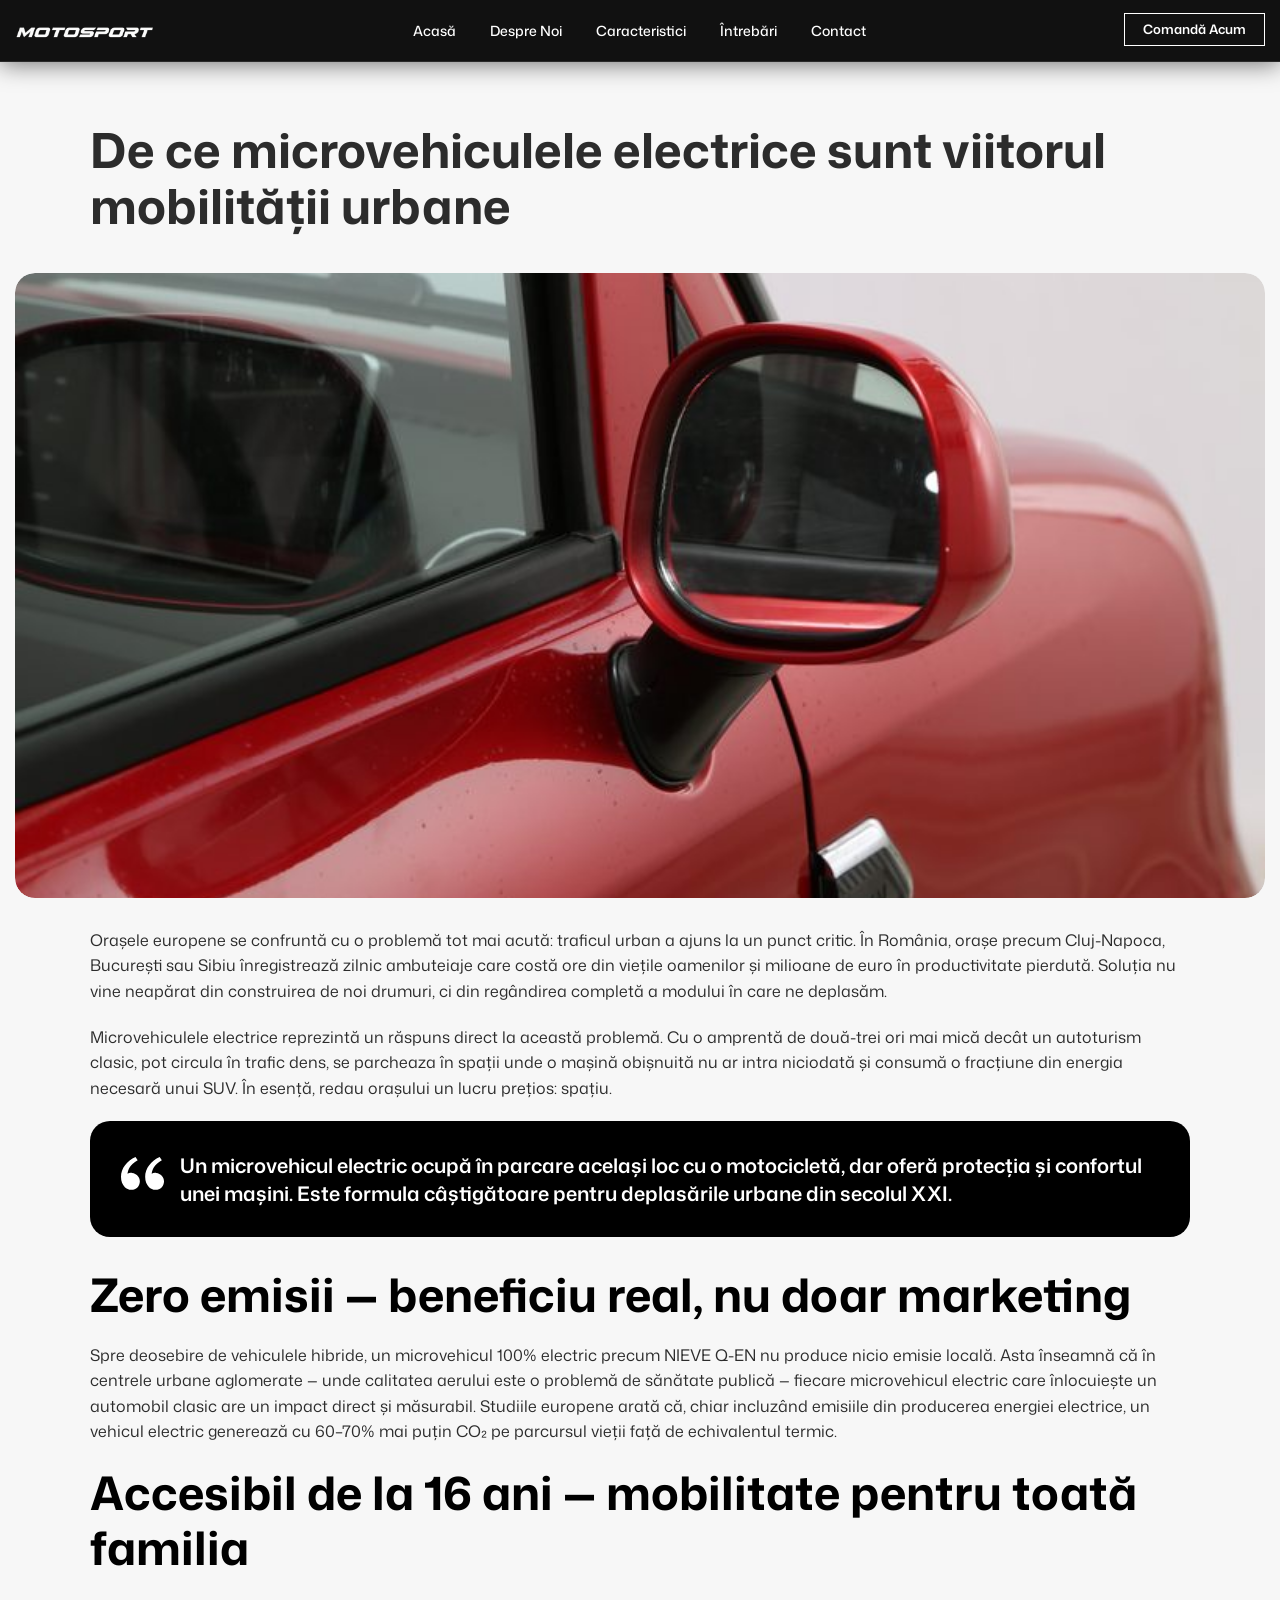
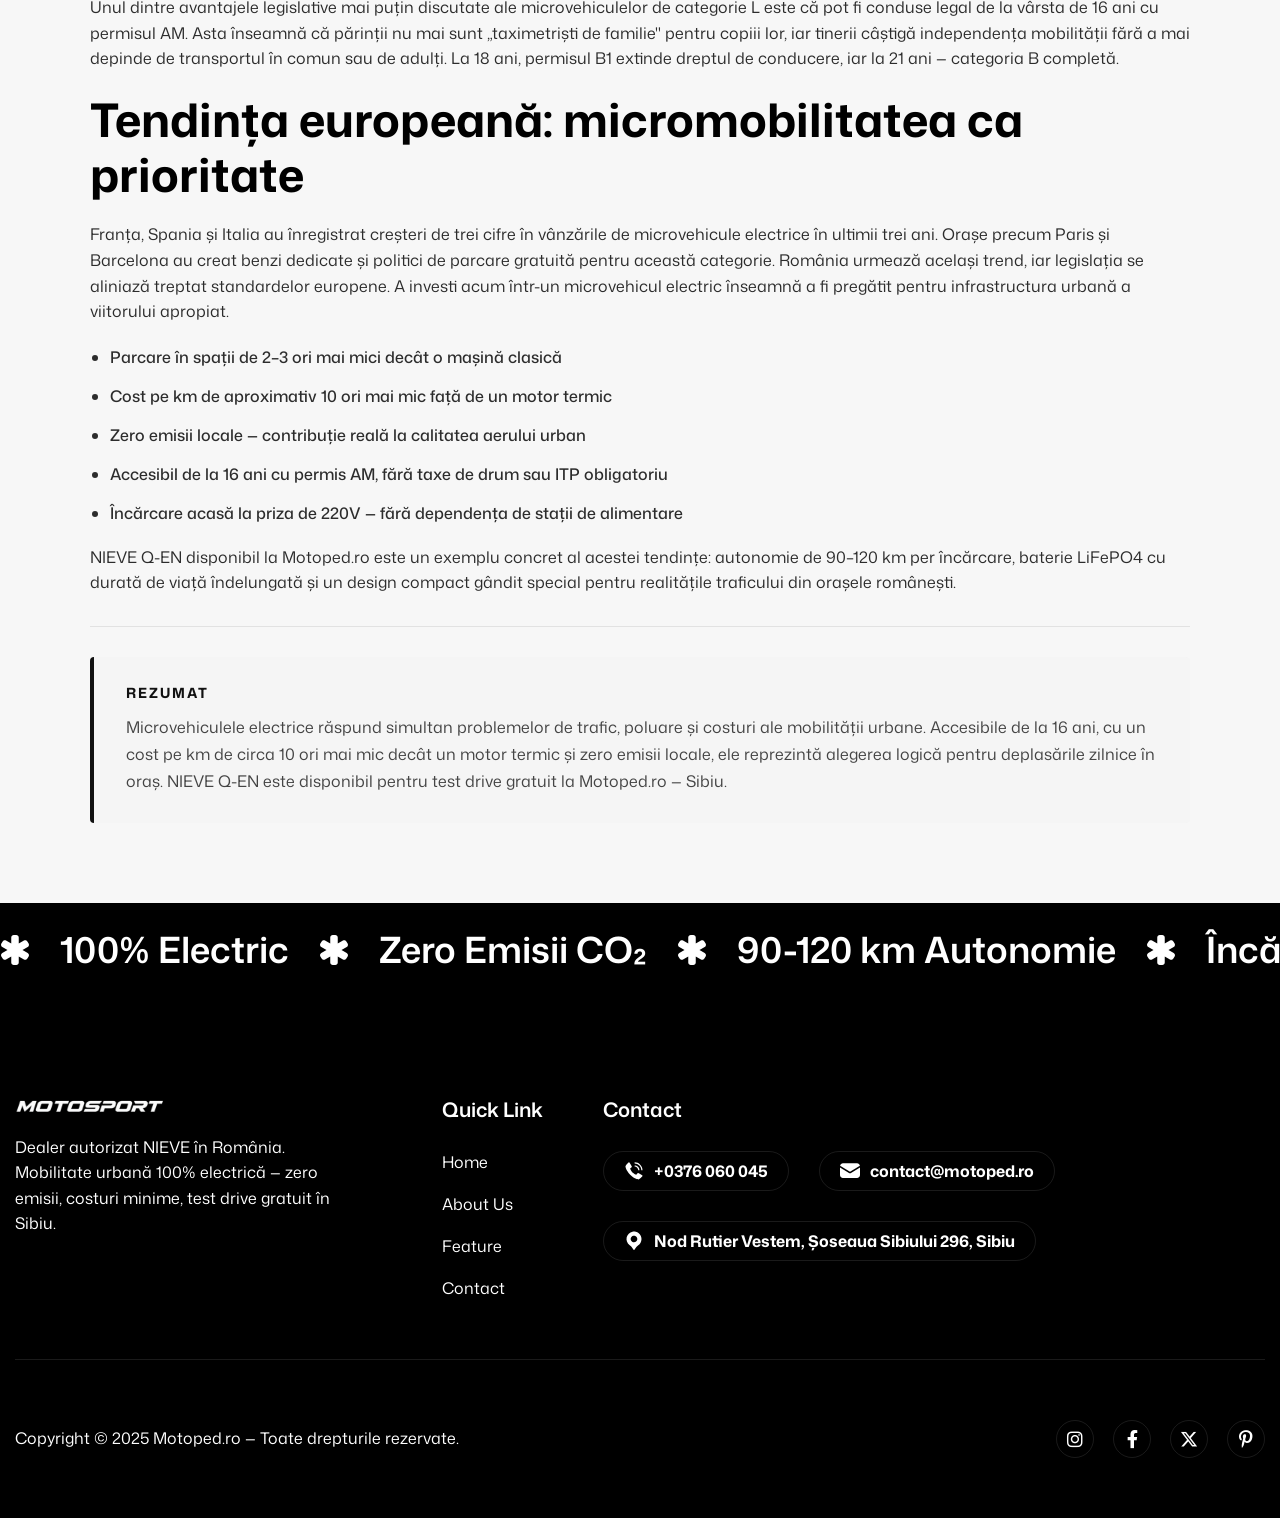
<file: blog-1.html>
<!DOCTYPE html>
<html lang="ro">
<head>
	<meta charset="utf-8">
	<meta http-equiv="X-UA-Compatible" content="IE=edge">
	<meta name="viewport" content="width=device-width, initial-scale=1.0, maximum-scale=1">
	<meta name="description" content="De ce microvehiculele electrice sunt viitorul mobilității urbane — Motoped.ro">
	<meta name="author" content="Motoped.ro">
	<title>De ce microvehiculele electrice sunt viitorul mobilității urbane — Motoped.ro</title>
	<link rel="shortcut icon" type="image/x-icon" href="images/favicon.png">
	<link rel="preconnect" href="https://fonts.googleapis.com">
	<link rel="preconnect" href="https://fonts.gstatic.com" crossorigin>
	<link href="https://fonts.googleapis.com/css2?family=Mona+Sans:ital,wght@0,200..900;1,200..900&display=swap" rel="stylesheet">
	<link href="css/bootstrap.min.css" rel="stylesheet" media="screen">
	<link href="css/slicknav.min.css" rel="stylesheet">
	<link rel="stylesheet" href="css/swiper-bundle.min.css">
	<link href="css/all.min.css" rel="stylesheet" media="screen">
	<link href="css/animate.css" rel="stylesheet">
	<link rel="stylesheet" href="css/magnific-popup.css">
	<link rel="stylesheet" href="css/mousecursor.css">
	<link href="css/custom.css" rel="stylesheet" media="screen">
</head>
<body>

	<header class="main-header dark-header-bg">
		<div class="header-sticky">
			<nav class="navbar navbar-expand-lg">
				<div class="container">
					<a class="navbar-brand" href="index.html">
						<img src="images/logo.png" alt="Motoped Logo">
					</a>
					<div class="collapse navbar-collapse main-menu">
						<div class="nav-menu-wrapper">
							<ul class="navbar-nav mr-auto" id="menu">
								<li class="nav-item"><a class="nav-link" href="index.html">Acasă</a></li>
								<li class="nav-item"><a class="nav-link" href="about.html">Despre Noi</a></li>
								<li class="nav-item"><a class="nav-link" href="features.html">Caracteristici</a></li>
								<li class="nav-item"><a class="nav-link" href="faqs.html">Întrebări</a></li>
								<li class="nav-item"><a class="nav-link" href="contact.html">Contact</a></li>
							</ul>
						</div>
						<div class="header-contact-btn">
							<a href="contact.html" class="btn-default btn-highlighted">Comandă acum</a>
						</div>
					</div>
					<div class="navbar-toggle"></div>
				</div>
			</nav>
			<div class="responsive-menu"></div>
		</div>
	</header>

	<div class="page-single-post">
		<div class="container">
			<div class="row">
				<div class="col-lg-12">

					<div class="post-title-header wow fadeInUp">
						<h1>De ce microvehiculele electrice sunt viitorul mobilității urbane</h1>
					</div>

					<div class="post-image">
						<figure class="image-anime reveal">
							<img src="images/post-1.jpg" alt="Microvehicule electrice mobilitate urbana">
						</figure>
					</div>

					<div class="post-content">
						<div class="post-entry">
							<p class="wow fadeInUp">Orașele europene se confruntă cu o problemă tot mai acută: traficul urban a ajuns la un punct critic. În România, orașe precum Cluj-Napoca, București sau Sibiu înregistrează zilnic ambuteiaje care costă ore din viețile oamenilor și milioane de euro în productivitate pierdută. Soluția nu vine neapărat din construirea de noi drumuri, ci din regândirea completă a modului în care ne deplasăm.</p>

							<p class="wow fadeInUp" data-wow-delay="0.2s">Microvehiculele electrice reprezintă un răspuns direct la această problemă. Cu o amprentă de două-trei ori mai mică decât un autoturism clasic, pot circula în trafic dens, se parcheaza în spații unde o mașină obișnuită nu ar intra niciodată și consumă o fracțiune din energia necesară unui SUV. În esență, redau orașului un lucru prețios: spațiu.</p>

							<blockquote class="wow fadeInUp" data-wow-delay="0.4s">
								<p>Un microvehicul electric ocupă în parcare același loc cu o motocicletă, dar oferă protecția și confortul unei mașini. Este formula câștigătoare pentru deplasările urbane din secolul XXI.</p>
							</blockquote>

							<h2 class="wow fadeInUp" data-wow-delay="0.6s">Zero emisii — beneficiu real, nu doar marketing</h2>

							<p class="wow fadeInUp" data-wow-delay="0.7s">Spre deosebire de vehiculele hibride, un microvehicul 100% electric precum NIEVE Q-EN nu produce nicio emisie locală. Asta înseamnă că în centrele urbane aglomerate — unde calitatea aerului este o problemă de sănătate publică — fiecare microvehicul electric care înlocuiește un automobil clasic are un impact direct și măsurabil. Studiile europene arată că, chiar incluzând emisiile din producerea energiei electrice, un vehicul electric generează cu 60–70% mai puțin CO₂ pe parcursul vieții față de echivalentul termic.</p>

							<h2 class="wow fadeInUp" data-wow-delay="0.8s">Accesibil de la 16 ani — mobilitate pentru toată familia</h2>

							<p class="wow fadeInUp" data-wow-delay="0.9s">Unul dintre avantajele legislative mai puțin discutate ale microvehiculelor de categorie L este că pot fi conduse legal de la vârsta de 16 ani cu permisul AM. Asta înseamnă că părinții nu mai sunt „taximetriști de familie" pentru copiii lor, iar tinerii câștigă independența mobilității fără a mai depinde de transportul în comun sau de adulți. La 18 ani, permisul B1 extinde dreptul de conducere, iar la 21 ani — categoria B completă.</p>

							<h2 class="wow fadeInUp" data-wow-delay="1s">Tendința europeană: micromobilitatea ca prioritate</h2>

							<p class="wow fadeInUp" data-wow-delay="1.1s">Franța, Spania și Italia au înregistrat creșteri de trei cifre în vânzările de microvehicule electrice în ultimii trei ani. Orașe precum Paris și Barcelona au creat benzi dedicate și politici de parcare gratuită pentru această categorie. România urmează același trend, iar legislația se aliniază treptat standardelor europene. A investi acum într-un microvehicul electric înseamnă a fi pregătit pentru infrastructura urbană a viitorului apropiat.</p>

							<ul class="wow fadeInUp" data-wow-delay="1.2s">
								<li>Parcare în spații de 2–3 ori mai mici decât o mașină clasică</li>
								<li>Cost pe km de aproximativ 10 ori mai mic față de un motor termic</li>
								<li>Zero emisii locale — contribuție reală la calitatea aerului urban</li>
								<li>Accesibil de la 16 ani cu permis AM, fără taxe de drum sau ITP obligatoriu</li>
								<li>Încărcare acasă la priza de 220V — fără dependența de stații de alimentare</li>
							</ul>

							<p class="wow fadeInUp" data-wow-delay="1.4s">NIEVE Q-EN disponibil la Motoped.ro este un exemplu concret al acestei tendințe: autonomie de 90–120 km per încărcare, baterie LiFePO4 cu durată de viață îndelungată și un design compact gândit special pentru realitățile traficului din orașele românești.</p>
						</div>

						<div class="post-summary wow fadeInUp">
							<h3>Rezumat</h3>
							<p>Microvehiculele electrice răspund simultan problemelor de trafic, poluare și costuri ale mobilității urbane. Accesibile de la 16 ani, cu un cost pe km de circa 10 ori mai mic decât un motor termic și zero emisii locale, ele reprezintă alegerea logică pentru deplasările zilnice în oraș. NIEVE Q-EN este disponibil pentru test drive gratuit la Motoped.ro — Sibiu.</p>
						</div>
					</div>

				</div>
			</div>
		</div>
	</div>

	<div class="our-scrolling-ticker">
		<div class="scrolling-ticker-box">
			<div class="scrolling-content">
				<span><img src="images/asterisk-icon.svg" alt="">100% Electric</span>
				<span><img src="images/asterisk-icon.svg" alt="">Zero Emisii CO₂</span>
				<span><img src="images/asterisk-icon.svg" alt="">90-120 km Autonomie</span>
				<span><img src="images/asterisk-icon.svg" alt="">Încărcare Acasă 220V</span>
				<span><img src="images/asterisk-icon.svg" alt="">Test Drive Gratuit</span>
				<span><img src="images/asterisk-icon.svg" alt="">100% Electric</span>
				<span><img src="images/asterisk-icon.svg" alt="">Zero Emisii CO₂</span>
				<span><img src="images/asterisk-icon.svg" alt="">90-120 km Autonomie</span>
				<span><img src="images/asterisk-icon.svg" alt="">Încărcare Acasă 220V</span>
				<span><img src="images/asterisk-icon.svg" alt="">Test Drive Gratuit</span>
			</div>
			<div class="scrolling-content">
				<span><img src="images/asterisk-icon.svg" alt="">100% Electric</span>
				<span><img src="images/asterisk-icon.svg" alt="">Zero Emisii CO₂</span>
				<span><img src="images/asterisk-icon.svg" alt="">90-120 km Autonomie</span>
				<span><img src="images/asterisk-icon.svg" alt="">Încărcare Acasă 220V</span>
				<span><img src="images/asterisk-icon.svg" alt="">Test Drive Gratuit</span>
				<span><img src="images/asterisk-icon.svg" alt="">100% Electric</span>
				<span><img src="images/asterisk-icon.svg" alt="">Zero Emisii CO₂</span>
				<span><img src="images/asterisk-icon.svg" alt="">90-120 km Autonomie</span>
				<span><img src="images/asterisk-icon.svg" alt="">Încărcare Acasă 220V</span>
				<span><img src="images/asterisk-icon.svg" alt="">Test Drive Gratuit</span>
			</div>
		</div>
	</div>

	<footer class="main-footer">
		<div class="container">
			<div class="row">
				<div class="col-lg-4">
					<div class="about-footer">
						<div class="footer-logo">
							<img src="images/footer-logo.png" alt="Motoped Logo">
						</div>
						<div class="about-footer-content">
							<p>Dealer autorizat NIEVE în România. Mobilitate urbană 100% electrică — zero emisii, costuri minime, test drive gratuit în Sibiu.</p>
						</div>
					</div>
				</div>
				<div class="col-lg-8">
					<div class="footer-links-box">
						<div class="footer-links">
							<h3>Quick link</h3>
							<ul>
								<li><a href="index.html">home</a></li>
								<li><a href="about.html">about us</a></li>
								<li><a href="features.html">feature</a></li>
								<li><a href="contact.html">contact</a></li>
							</ul>
						</div>
						<div class="footer-links footer-contact-info">
							<h3>Contact</h3>
							<div class="footer-contact-list">
								<div class="footer-contact-item">
									<div class="icon-box"><img src="images/icon-phone.svg" alt=""></div>
									<div class="footer-contact-content"><p><a href="tel:+0376060045">+0376 060 045</a></p></div>
								</div>
								<div class="footer-contact-item">
									<div class="icon-box"><img src="images/icon-mail.svg" alt=""></div>
									<div class="footer-contact-content"><p><a href="mailto:contact@motoped.ro">contact@motoped.ro</a></p></div>
								</div>
								<div class="footer-contact-item">
									<div class="icon-box"><img src="images/icon-location.svg" alt=""></div>
									<div class="footer-contact-content"><p>Nod Rutier Vestem, Șoseaua Sibiului 296, Sibiu</p></div>
								</div>
							</div>
						</div>
					</div>
				</div>
				<div class="col-lg-12">
					<div class="footer-copyright">
						<div class="footer-copyright-text"><p>Copyright © 2025 Motoped.ro — Toate drepturile rezervate.</p></div>
						<div class="footer-social-links">
							<ul>
								<li><a href="#"><i class="fa-brands fa-instagram"></i></a></li>
								<li><a href="#"><i class="fa-brands fa-facebook-f"></i></a></li>
								<li><a href="#"><i class="fa-brands fa-x-twitter"></i></a></li>
								<li><a href="#"><i class="fa-brands fa-pinterest-p"></i></a></li>
							</ul>
						</div>
					</div>
				</div>
			</div>
		</div>
	</footer>

	<script src="js/jquery-3.7.1.min.js"></script>
	<script src="js/bootstrap.min.js"></script>
	<script src="js/validator.min.js"></script>
	<script src="js/jquery.slicknav.js"></script>
	<script src="js/swiper-bundle.min.js"></script>
	<script src="js/jquery.waypoints.min.js"></script>
	<script src="js/jquery.counterup.min.js"></script>
	<script src="js/jquery.magnific-popup.min.js"></script>
	<script src="js/SmoothScroll.js"></script>
	<script src="js/parallaxie.js"></script>
	<script src="js/gsap.min.js"></script>
	<script src="js/magiccursor.js"></script>
	<script src="js/SplitText.js"></script>
	<script src="js/ScrollTrigger.min.js"></script>
	<script src="js/jquery.mb.YTPlayer.min.js"></script>
	<script src="js/wow.min.js"></script>
	<script src="js/function.js"></script>
</body>
</html>
</file>
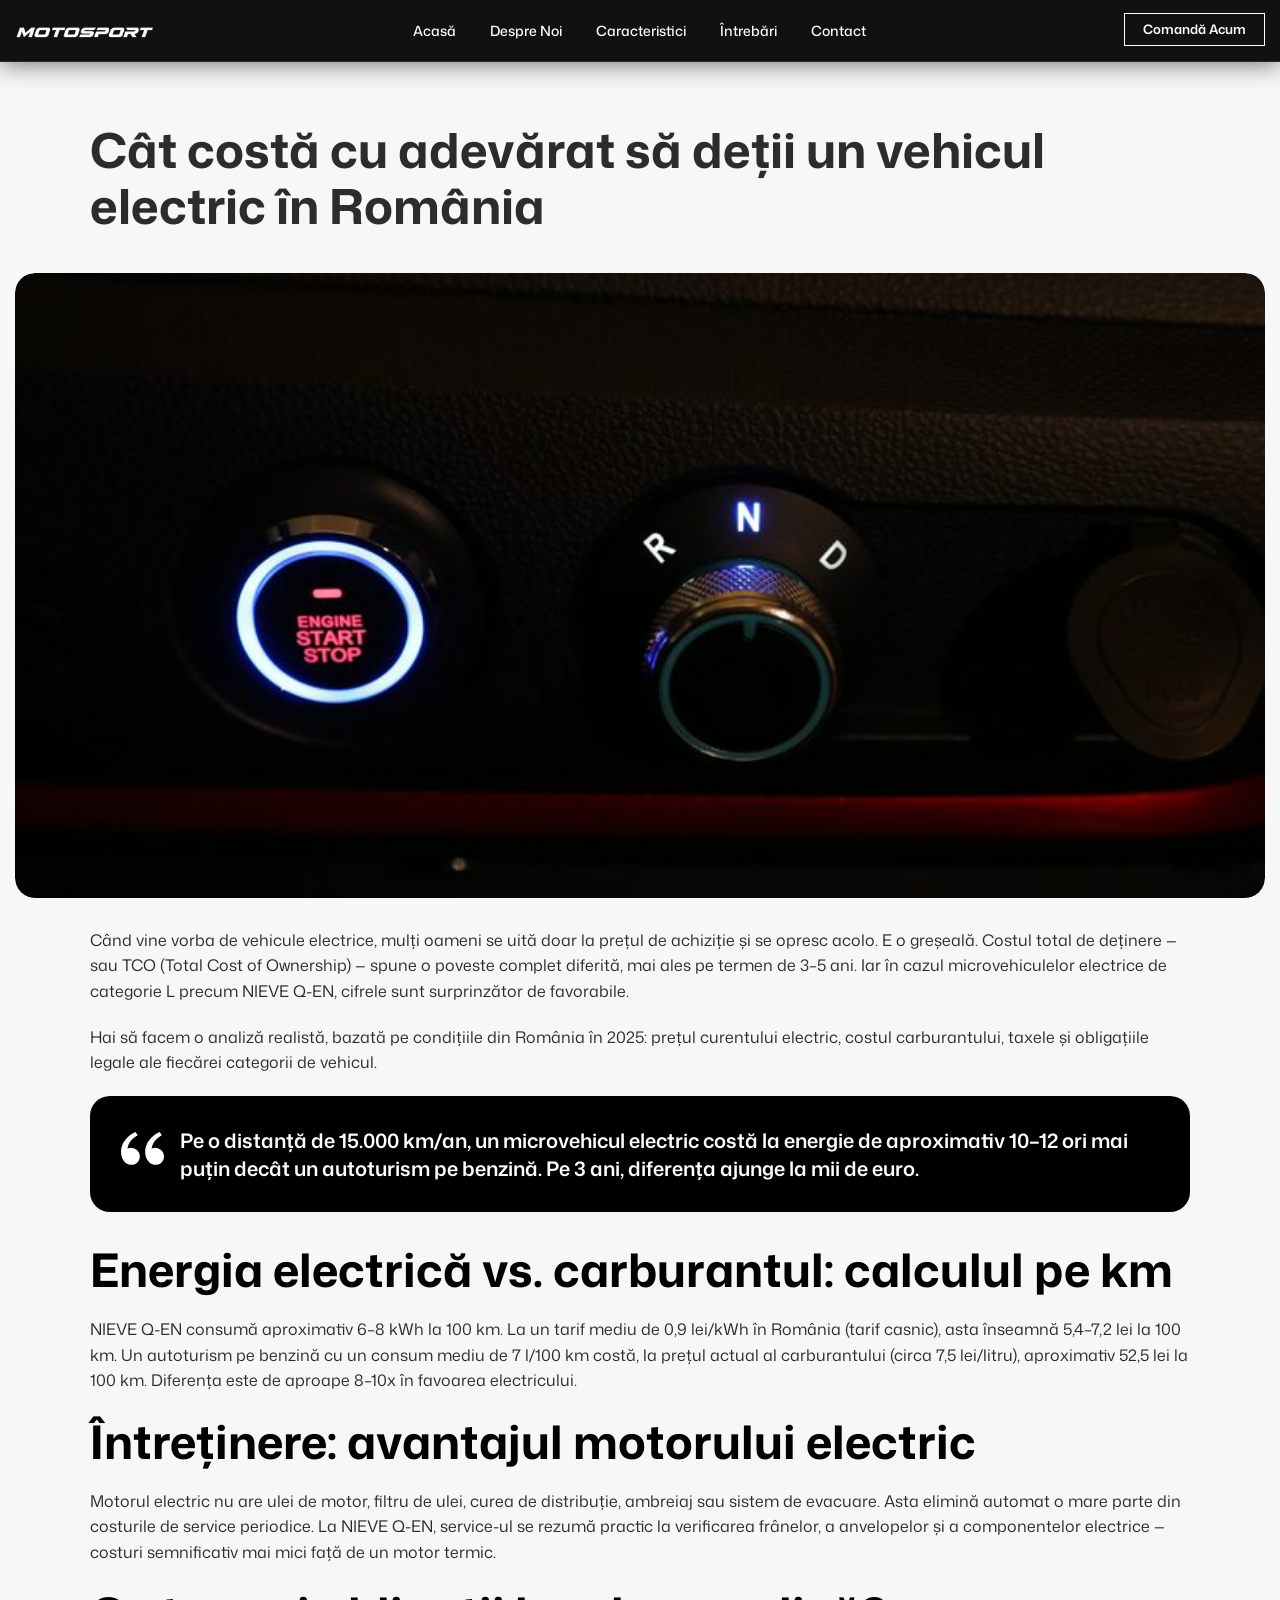
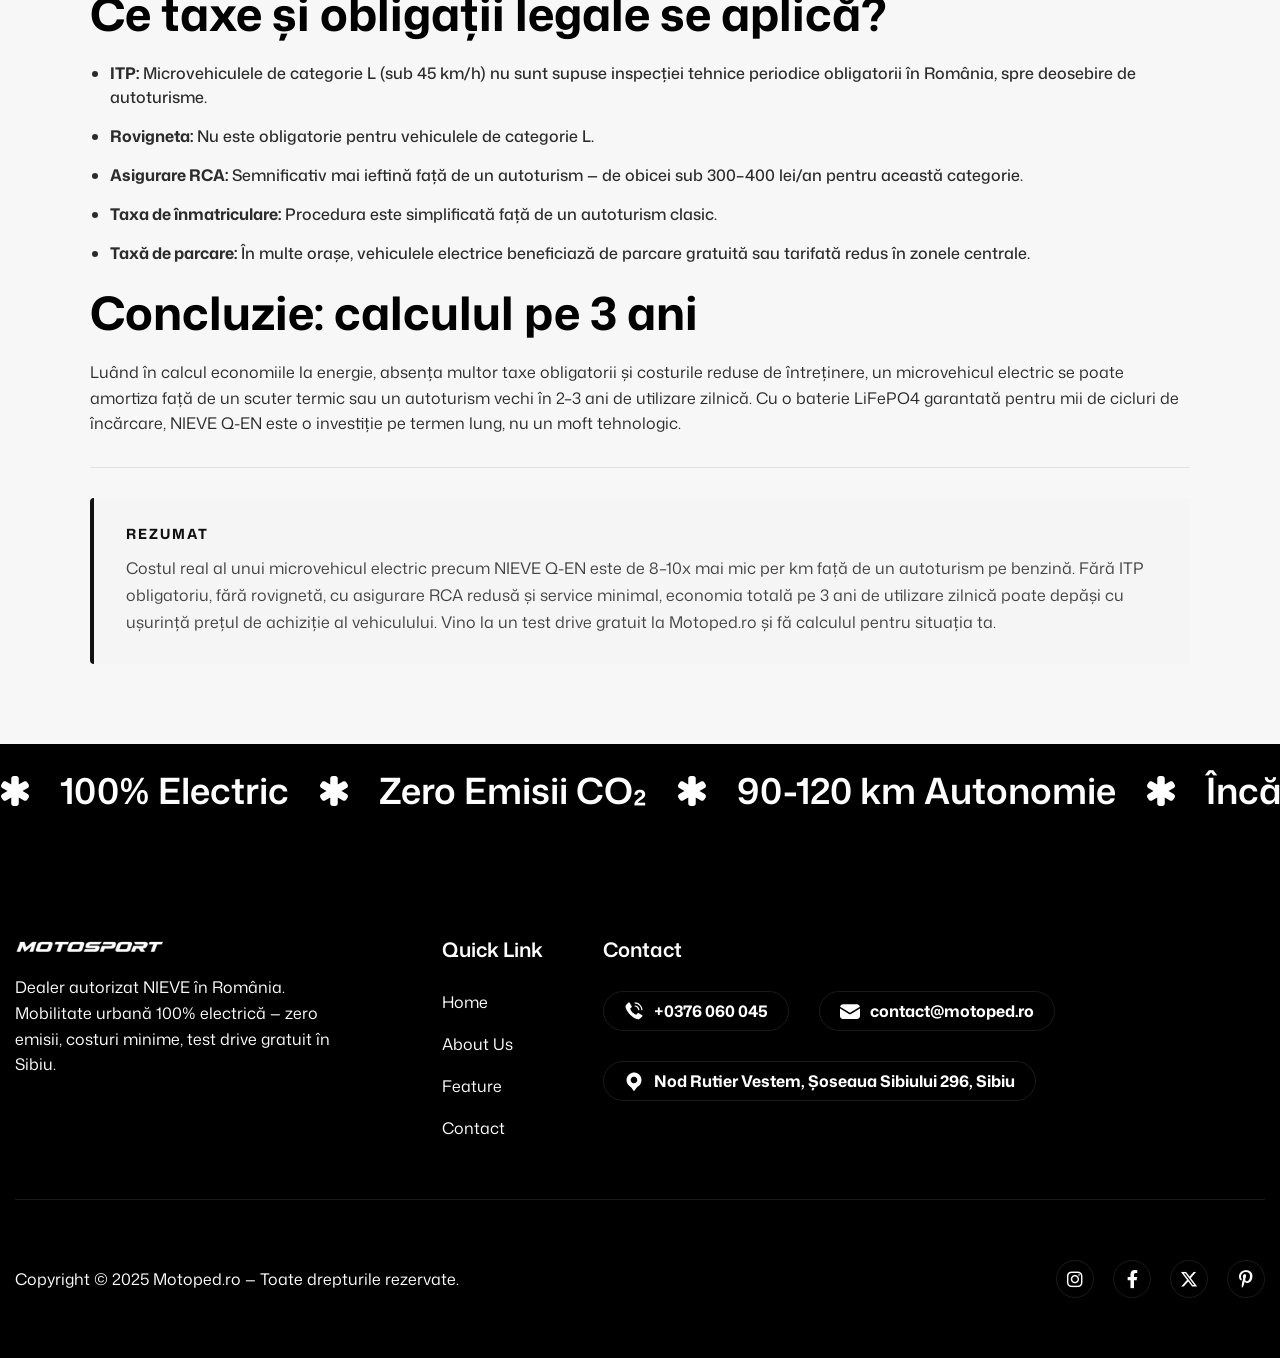
<file: blog-2.html>
<!DOCTYPE html>
<html lang="ro">
<head>
	<meta charset="utf-8">
	<meta http-equiv="X-UA-Compatible" content="IE=edge">
	<meta name="viewport" content="width=device-width, initial-scale=1.0, maximum-scale=1">
	<meta name="description" content="Cât costă cu adevărat să deții un vehicul electric în România — Motoped.ro">
	<meta name="author" content="Motoped.ro">
	<title>Cât costă cu adevărat să deții un vehicul electric în România — Motoped.ro</title>
	<link rel="shortcut icon" type="image/x-icon" href="images/favicon.png">
	<link rel="preconnect" href="https://fonts.googleapis.com">
	<link rel="preconnect" href="https://fonts.gstatic.com" crossorigin>
	<link href="https://fonts.googleapis.com/css2?family=Mona+Sans:ital,wght@0,200..900;1,200..900&display=swap" rel="stylesheet">
	<link href="css/bootstrap.min.css" rel="stylesheet" media="screen">
	<link href="css/slicknav.min.css" rel="stylesheet">
	<link rel="stylesheet" href="css/swiper-bundle.min.css">
	<link href="css/all.min.css" rel="stylesheet" media="screen">
	<link href="css/animate.css" rel="stylesheet">
	<link rel="stylesheet" href="css/magnific-popup.css">
	<link rel="stylesheet" href="css/mousecursor.css">
	<link href="css/custom.css" rel="stylesheet" media="screen">
</head>
<body>

	<header class="main-header dark-header-bg">
		<div class="header-sticky">
			<nav class="navbar navbar-expand-lg">
				<div class="container">
					<a class="navbar-brand" href="index.html">
						<img src="images/logo.png" alt="Motoped Logo">
					</a>
					<div class="collapse navbar-collapse main-menu">
						<div class="nav-menu-wrapper">
							<ul class="navbar-nav mr-auto" id="menu">
								<li class="nav-item"><a class="nav-link" href="index.html">Acasă</a></li>
								<li class="nav-item"><a class="nav-link" href="about.html">Despre Noi</a></li>
								<li class="nav-item"><a class="nav-link" href="features.html">Caracteristici</a></li>
								<li class="nav-item"><a class="nav-link" href="faqs.html">Întrebări</a></li>
								<li class="nav-item"><a class="nav-link" href="contact.html">Contact</a></li>
							</ul>
						</div>
						<div class="header-contact-btn">
							<a href="contact.html" class="btn-default btn-highlighted">Comandă acum</a>
						</div>
					</div>
					<div class="navbar-toggle"></div>
				</div>
			</nav>
			<div class="responsive-menu"></div>
		</div>
	</header>

	<div class="page-single-post">
		<div class="container">
			<div class="row">
				<div class="col-lg-12">

					<div class="post-title-header wow fadeInUp">
						<h1>Cât costă cu adevărat să deții un vehicul electric în România</h1>
					</div>

					<div class="post-image">
						<figure class="image-anime reveal">
							<img src="images/post-2.jpg" alt="Cost vehicul electric Romania">
						</figure>
					</div>

					<div class="post-content">
						<div class="post-entry">
							<p class="wow fadeInUp">Când vine vorba de vehicule electrice, mulți oameni se uită doar la prețul de achiziție și se opresc acolo. E o greșeală. Costul total de deținere — sau TCO (Total Cost of Ownership) — spune o poveste complet diferită, mai ales pe termen de 3–5 ani. Iar în cazul microvehiculelor electrice de categorie L precum NIEVE Q-EN, cifrele sunt surprinzător de favorabile.</p>

							<p class="wow fadeInUp" data-wow-delay="0.2s">Hai să facem o analiză realistă, bazată pe condițiile din România în 2025: prețul curentului electric, costul carburantului, taxele și obligațiile legale ale fiecărei categorii de vehicul.</p>

							<blockquote class="wow fadeInUp" data-wow-delay="0.4s">
								<p>Pe o distanță de 15.000 km/an, un microvehicul electric costă la energie de aproximativ 10–12 ori mai puțin decât un autoturism pe benzină. Pe 3 ani, diferența ajunge la mii de euro.</p>
							</blockquote>

							<h2 class="wow fadeInUp" data-wow-delay="0.6s">Energia electrică vs. carburantul: calculul pe km</h2>

							<p class="wow fadeInUp" data-wow-delay="0.7s">NIEVE Q-EN consumă aproximativ 6–8 kWh la 100 km. La un tarif mediu de 0,9 lei/kWh în România (tarif casnic), asta înseamnă 5,4–7,2 lei la 100 km. Un autoturism pe benzină cu un consum mediu de 7 l/100 km costă, la prețul actual al carburantului (circa 7,5 lei/litru), aproximativ 52,5 lei la 100 km. Diferența este de aproape 8–10x în favoarea electricului.</p>

							<h2 class="wow fadeInUp" data-wow-delay="0.8s">Întreținere: avantajul motorului electric</h2>

							<p class="wow fadeInUp" data-wow-delay="0.9s">Motorul electric nu are ulei de motor, filtru de ulei, curea de distribuție, ambreiaj sau sistem de evacuare. Asta elimină automat o mare parte din costurile de service periodice. La NIEVE Q-EN, service-ul se rezumă practic la verificarea frânelor, a anvelopelor și a componentelor electrice — costuri semnificativ mai mici față de un motor termic.</p>

							<h2 class="wow fadeInUp" data-wow-delay="1s">Ce taxe și obligații legale se aplică?</h2>

							<ul class="wow fadeInUp" data-wow-delay="1.1s">
								<li><strong>ITP:</strong> Microvehiculele de categorie L (sub 45 km/h) nu sunt supuse inspecției tehnice periodice obligatorii în România, spre deosebire de autoturisme.</li>
								<li><strong>Rovigneta:</strong> Nu este obligatorie pentru vehiculele de categorie L.</li>
								<li><strong>Asigurare RCA:</strong> Semnificativ mai ieftină față de un autoturism — de obicei sub 300–400 lei/an pentru această categorie.</li>
								<li><strong>Taxa de înmatriculare:</strong> Procedura este simplificată față de un autoturism clasic.</li>
								<li><strong>Taxă de parcare:</strong> În multe orașe, vehiculele electrice beneficiază de parcare gratuită sau tarifată redus în zonele centrale.</li>
							</ul>

							<h2 class="wow fadeInUp" data-wow-delay="1.2s">Concluzie: calculul pe 3 ani</h2>

							<p class="wow fadeInUp" data-wow-delay="1.3s">Luând în calcul economiile la energie, absența multor taxe obligatorii și costurile reduse de întreținere, un microvehicul electric se poate amortiza față de un scuter termic sau un autoturism vechi în 2–3 ani de utilizare zilnică. Cu o baterie LiFePO4 garantată pentru mii de cicluri de încărcare, NIEVE Q-EN este o investiție pe termen lung, nu un moft tehnologic.</p>
						</div>

						<div class="post-summary wow fadeInUp">
							<h3>Rezumat</h3>
							<p>Costul real al unui microvehicul electric precum NIEVE Q-EN este de 8–10x mai mic per km față de un autoturism pe benzină. Fără ITP obligatoriu, fără rovignetă, cu asigurare RCA redusă și service minimal, economia totală pe 3 ani de utilizare zilnică poate depăși cu ușurință prețul de achiziție al vehiculului. Vino la un test drive gratuit la Motoped.ro și fă calculul pentru situația ta.</p>
						</div>
					</div>

				</div>
			</div>
		</div>
	</div>

	<div class="our-scrolling-ticker">
		<div class="scrolling-ticker-box">
			<div class="scrolling-content">
				<span><img src="images/asterisk-icon.svg" alt="">100% Electric</span>
				<span><img src="images/asterisk-icon.svg" alt="">Zero Emisii CO₂</span>
				<span><img src="images/asterisk-icon.svg" alt="">90-120 km Autonomie</span>
				<span><img src="images/asterisk-icon.svg" alt="">Încărcare Acasă 220V</span>
				<span><img src="images/asterisk-icon.svg" alt="">Test Drive Gratuit</span>
				<span><img src="images/asterisk-icon.svg" alt="">100% Electric</span>
				<span><img src="images/asterisk-icon.svg" alt="">Zero Emisii CO₂</span>
				<span><img src="images/asterisk-icon.svg" alt="">90-120 km Autonomie</span>
				<span><img src="images/asterisk-icon.svg" alt="">Încărcare Acasă 220V</span>
				<span><img src="images/asterisk-icon.svg" alt="">Test Drive Gratuit</span>
			</div>
			<div class="scrolling-content">
				<span><img src="images/asterisk-icon.svg" alt="">100% Electric</span>
				<span><img src="images/asterisk-icon.svg" alt="">Zero Emisii CO₂</span>
				<span><img src="images/asterisk-icon.svg" alt="">90-120 km Autonomie</span>
				<span><img src="images/asterisk-icon.svg" alt="">Încărcare Acasă 220V</span>
				<span><img src="images/asterisk-icon.svg" alt="">Test Drive Gratuit</span>
				<span><img src="images/asterisk-icon.svg" alt="">100% Electric</span>
				<span><img src="images/asterisk-icon.svg" alt="">Zero Emisii CO₂</span>
				<span><img src="images/asterisk-icon.svg" alt="">90-120 km Autonomie</span>
				<span><img src="images/asterisk-icon.svg" alt="">Încărcare Acasă 220V</span>
				<span><img src="images/asterisk-icon.svg" alt="">Test Drive Gratuit</span>
			</div>
		</div>
	</div>

	<footer class="main-footer">
		<div class="container">
			<div class="row">
				<div class="col-lg-4">
					<div class="about-footer">
						<div class="footer-logo">
							<img src="images/footer-logo.png" alt="Motoped Logo">
						</div>
						<div class="about-footer-content">
							<p>Dealer autorizat NIEVE în România. Mobilitate urbană 100% electrică — zero emisii, costuri minime, test drive gratuit în Sibiu.</p>
						</div>
					</div>
				</div>
				<div class="col-lg-8">
					<div class="footer-links-box">
						<div class="footer-links">
							<h3>Quick link</h3>
							<ul>
								<li><a href="index.html">home</a></li>
								<li><a href="about.html">about us</a></li>
								<li><a href="features.html">feature</a></li>
								<li><a href="contact.html">contact</a></li>
							</ul>
						</div>
						<div class="footer-links footer-contact-info">
							<h3>Contact</h3>
							<div class="footer-contact-list">
								<div class="footer-contact-item">
									<div class="icon-box"><img src="images/icon-phone.svg" alt=""></div>
									<div class="footer-contact-content"><p><a href="tel:+0376060045">+0376 060 045</a></p></div>
								</div>
								<div class="footer-contact-item">
									<div class="icon-box"><img src="images/icon-mail.svg" alt=""></div>
									<div class="footer-contact-content"><p><a href="mailto:contact@motoped.ro">contact@motoped.ro</a></p></div>
								</div>
								<div class="footer-contact-item">
									<div class="icon-box"><img src="images/icon-location.svg" alt=""></div>
									<div class="footer-contact-content"><p>Nod Rutier Vestem, Șoseaua Sibiului 296, Sibiu</p></div>
								</div>
							</div>
						</div>
					</div>
				</div>
				<div class="col-lg-12">
					<div class="footer-copyright">
						<div class="footer-copyright-text"><p>Copyright © 2025 Motoped.ro — Toate drepturile rezervate.</p></div>
						<div class="footer-social-links">
							<ul>
								<li><a href="#"><i class="fa-brands fa-instagram"></i></a></li>
								<li><a href="#"><i class="fa-brands fa-facebook-f"></i></a></li>
								<li><a href="#"><i class="fa-brands fa-x-twitter"></i></a></li>
								<li><a href="#"><i class="fa-brands fa-pinterest-p"></i></a></li>
							</ul>
						</div>
					</div>
				</div>
			</div>
		</div>
	</footer>

	<script src="js/jquery-3.7.1.min.js"></script>
	<script src="js/bootstrap.min.js"></script>
	<script src="js/validator.min.js"></script>
	<script src="js/jquery.slicknav.js"></script>
	<script src="js/swiper-bundle.min.js"></script>
	<script src="js/jquery.waypoints.min.js"></script>
	<script src="js/jquery.counterup.min.js"></script>
	<script src="js/jquery.magnific-popup.min.js"></script>
	<script src="js/SmoothScroll.js"></script>
	<script src="js/parallaxie.js"></script>
	<script src="js/gsap.min.js"></script>
	<script src="js/magiccursor.js"></script>
	<script src="js/SplitText.js"></script>
	<script src="js/ScrollTrigger.min.js"></script>
	<script src="js/jquery.mb.YTPlayer.min.js"></script>
	<script src="js/wow.min.js"></script>
	<script src="js/function.js"></script>
</body>
</html>
</file>
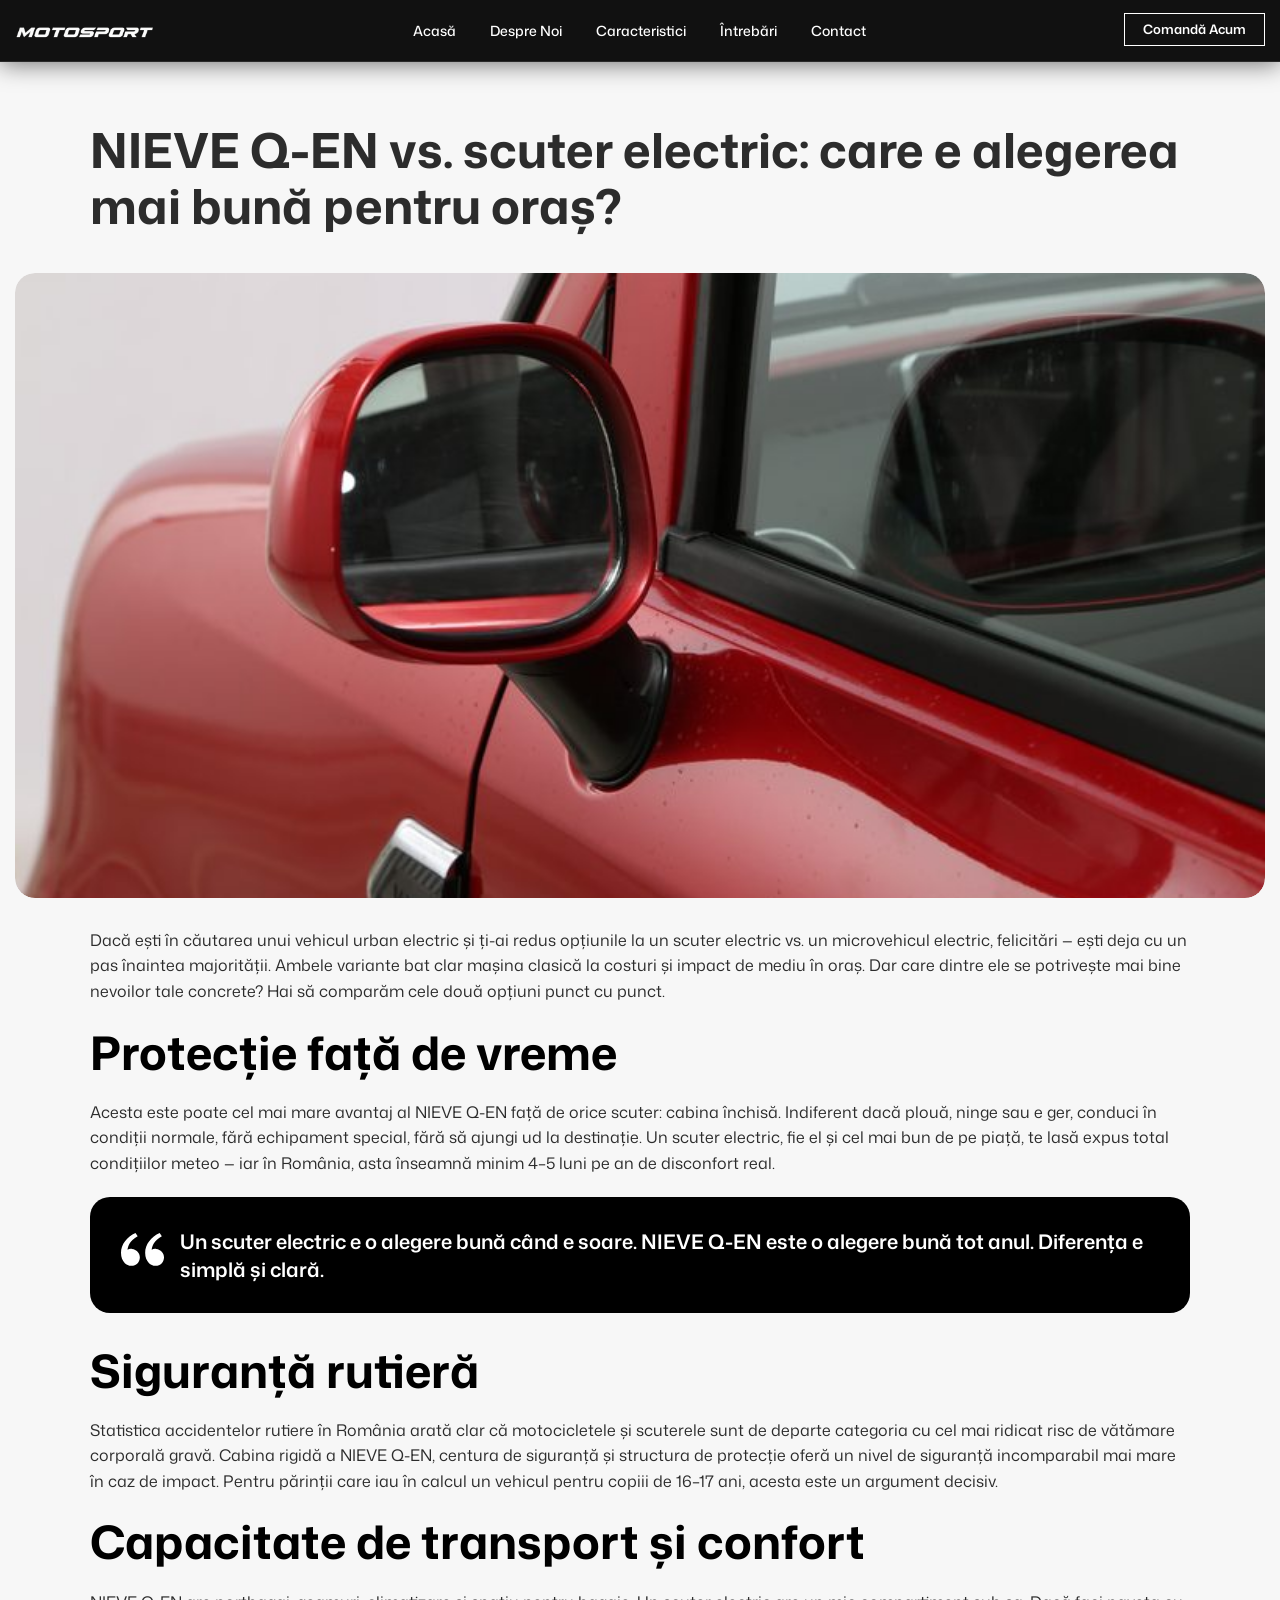
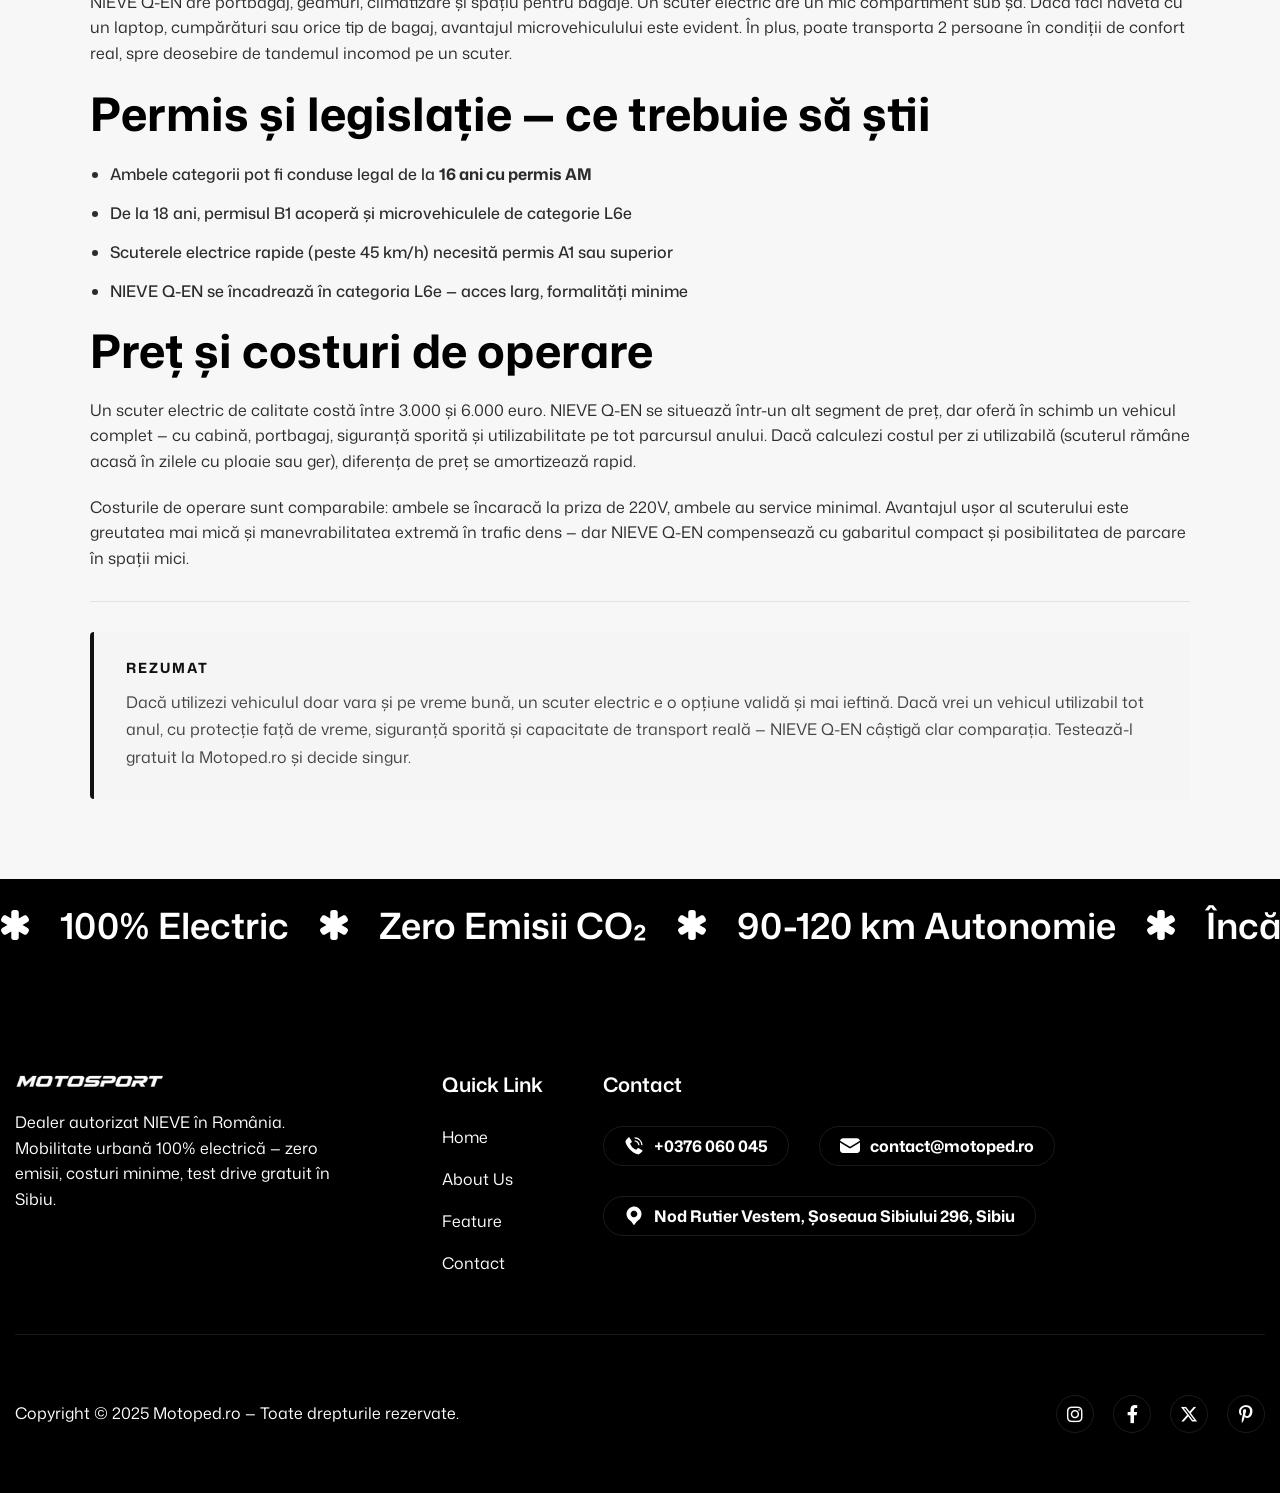
<file: blog-3.html>
<!DOCTYPE html>
<html lang="ro">
<head>
	<meta charset="utf-8">
	<meta http-equiv="X-UA-Compatible" content="IE=edge">
	<meta name="viewport" content="width=device-width, initial-scale=1.0, maximum-scale=1">
	<meta name="description" content="NIEVE Q-EN vs. scuter electric: care e alegerea mai bună pentru oraș? — Motoped.ro">
	<meta name="author" content="Motoped.ro">
	<title>NIEVE Q-EN vs. scuter electric: care e alegerea mai bună pentru oraș? — Motoped.ro</title>
	<link rel="shortcut icon" type="image/x-icon" href="images/favicon.png">
	<link rel="preconnect" href="https://fonts.googleapis.com">
	<link rel="preconnect" href="https://fonts.gstatic.com" crossorigin>
	<link href="https://fonts.googleapis.com/css2?family=Mona+Sans:ital,wght@0,200..900;1,200..900&display=swap" rel="stylesheet">
	<link href="css/bootstrap.min.css" rel="stylesheet" media="screen">
	<link href="css/slicknav.min.css" rel="stylesheet">
	<link rel="stylesheet" href="css/swiper-bundle.min.css">
	<link href="css/all.min.css" rel="stylesheet" media="screen">
	<link href="css/animate.css" rel="stylesheet">
	<link rel="stylesheet" href="css/magnific-popup.css">
	<link rel="stylesheet" href="css/mousecursor.css">
	<link href="css/custom.css" rel="stylesheet" media="screen">
</head>
<body>

	<header class="main-header dark-header-bg">
		<div class="header-sticky">
			<nav class="navbar navbar-expand-lg">
				<div class="container">
					<a class="navbar-brand" href="index.html">
						<img src="images/logo.png" alt="Motoped Logo">
					</a>
					<div class="collapse navbar-collapse main-menu">
						<div class="nav-menu-wrapper">
							<ul class="navbar-nav mr-auto" id="menu">
								<li class="nav-item"><a class="nav-link" href="index.html">Acasă</a></li>
								<li class="nav-item"><a class="nav-link" href="about.html">Despre Noi</a></li>
								<li class="nav-item"><a class="nav-link" href="features.html">Caracteristici</a></li>
								<li class="nav-item"><a class="nav-link" href="faqs.html">Întrebări</a></li>
								<li class="nav-item"><a class="nav-link" href="contact.html">Contact</a></li>
							</ul>
						</div>
						<div class="header-contact-btn">
							<a href="contact.html" class="btn-default btn-highlighted">Comandă acum</a>
						</div>
					</div>
					<div class="navbar-toggle"></div>
				</div>
			</nav>
			<div class="responsive-menu"></div>
		</div>
	</header>

	<div class="page-single-post">
		<div class="container">
			<div class="row">
				<div class="col-lg-12">

					<div class="post-title-header wow fadeInUp">
						<h1>NIEVE Q-EN vs. scuter electric: care e alegerea mai bună pentru oraș?</h1>
					</div>

					<div class="post-image">
						<figure class="image-anime reveal">
							<img src="images/post-3.jpg" alt="NIEVE Q-EN vs scuter electric">
						</figure>
					</div>

					<div class="post-content">
						<div class="post-entry">
							<p class="wow fadeInUp">Dacă ești în căutarea unui vehicul urban electric și ți-ai redus opțiunile la un scuter electric vs. un microvehicul electric, felicitări — ești deja cu un pas înaintea majorității. Ambele variante bat clar mașina clasică la costuri și impact de mediu în oraș. Dar care dintre ele se potrivește mai bine nevoilor tale concrete? Hai să comparăm cele două opțiuni punct cu punct.</p>

							<h2 class="wow fadeInUp" data-wow-delay="0.3s">Protecție față de vreme</h2>

							<p class="wow fadeInUp" data-wow-delay="0.4s">Acesta este poate cel mai mare avantaj al NIEVE Q-EN față de orice scuter: cabina închisă. Indiferent dacă plouă, ninge sau e ger, conduci în condiții normale, fără echipament special, fără să ajungi ud la destinație. Un scuter electric, fie el și cel mai bun de pe piață, te lasă expus total condițiilor meteo — iar în România, asta înseamnă minim 4–5 luni pe an de disconfort real.</p>

							<blockquote class="wow fadeInUp" data-wow-delay="0.5s">
								<p>Un scuter electric e o alegere bună când e soare. NIEVE Q-EN este o alegere bună tot anul. Diferența e simplă și clară.</p>
							</blockquote>

							<h2 class="wow fadeInUp" data-wow-delay="0.6s">Siguranță rutieră</h2>

							<p class="wow fadeInUp" data-wow-delay="0.7s">Statistica accidentelor rutiere în România arată clar că motocicletele și scuterele sunt de departe categoria cu cel mai ridicat risc de vătămare corporală gravă. Cabina rigidă a NIEVE Q-EN, centura de siguranță și structura de protecție oferă un nivel de siguranță incomparabil mai mare în caz de impact. Pentru părinții care iau în calcul un vehicul pentru copiii de 16–17 ani, acesta este un argument decisiv.</p>

							<h2 class="wow fadeInUp" data-wow-delay="0.8s">Capacitate de transport și confort</h2>

							<p class="wow fadeInUp" data-wow-delay="0.9s">NIEVE Q-EN are portbagaj, geamuri, climatizare și spațiu pentru bagaje. Un scuter electric are un mic compartiment sub șa. Dacă faci naveta cu un laptop, cumpărături sau orice tip de bagaj, avantajul microvehiculului este evident. În plus, poate transporta 2 persoane în condiții de confort real, spre deosebire de tandemul incomod pe un scuter.</p>

							<h2 class="wow fadeInUp" data-wow-delay="1s">Permis și legislație — ce trebuie să știi</h2>

							<ul class="wow fadeInUp" data-wow-delay="1.1s">
								<li>Ambele categorii pot fi conduse legal de la <strong>16 ani cu permis AM</strong></li>
								<li>De la 18 ani, permisul B1 acoperă și microvehiculele de categorie L6e</li>
								<li>Scuterele electrice rapide (peste 45 km/h) necesită permis A1 sau superior</li>
								<li>NIEVE Q-EN se încadrează în categoria L6e — acces larg, formalități minime</li>
							</ul>

							<h2 class="wow fadeInUp" data-wow-delay="1.2s">Preț și costuri de operare</h2>

							<p class="wow fadeInUp" data-wow-delay="1.3s">Un scuter electric de calitate costă între 3.000 și 6.000 euro. NIEVE Q-EN se situează într-un alt segment de preț, dar oferă în schimb un vehicul complet — cu cabină, portbagaj, siguranță sporită și utilizabilitate pe tot parcursul anului. Dacă calculezi costul per zi utilizabilă (scuterul rămâne acasă în zilele cu ploaie sau ger), diferența de preț se amortizează rapid.</p>

							<p class="wow fadeInUp" data-wow-delay="1.4s">Costurile de operare sunt comparabile: ambele se încaracă la priza de 220V, ambele au service minimal. Avantajul ușor al scuterului este greutatea mai mică și manevrabilitatea extremă în trafic dens — dar NIEVE Q-EN compensează cu gabaritul compact și posibilitatea de parcare în spații mici.</p>
						</div>

						<div class="post-summary wow fadeInUp">
							<h3>Rezumat</h3>
							<p>Dacă utilizezi vehiculul doar vara și pe vreme bună, un scuter electric e o opțiune validă și mai ieftină. Dacă vrei un vehicul utilizabil tot anul, cu protecție față de vreme, siguranță sporită și capacitate de transport reală — NIEVE Q-EN câștigă clar comparația. Testează-l gratuit la Motoped.ro și decide singur.</p>
						</div>
					</div>

				</div>
			</div>
		</div>
	</div>

	<div class="our-scrolling-ticker">
		<div class="scrolling-ticker-box">
			<div class="scrolling-content">
				<span><img src="images/asterisk-icon.svg" alt="">100% Electric</span>
				<span><img src="images/asterisk-icon.svg" alt="">Zero Emisii CO₂</span>
				<span><img src="images/asterisk-icon.svg" alt="">90-120 km Autonomie</span>
				<span><img src="images/asterisk-icon.svg" alt="">Încărcare Acasă 220V</span>
				<span><img src="images/asterisk-icon.svg" alt="">Test Drive Gratuit</span>
				<span><img src="images/asterisk-icon.svg" alt="">100% Electric</span>
				<span><img src="images/asterisk-icon.svg" alt="">Zero Emisii CO₂</span>
				<span><img src="images/asterisk-icon.svg" alt="">90-120 km Autonomie</span>
				<span><img src="images/asterisk-icon.svg" alt="">Încărcare Acasă 220V</span>
				<span><img src="images/asterisk-icon.svg" alt="">Test Drive Gratuit</span>
			</div>
			<div class="scrolling-content">
				<span><img src="images/asterisk-icon.svg" alt="">100% Electric</span>
				<span><img src="images/asterisk-icon.svg" alt="">Zero Emisii CO₂</span>
				<span><img src="images/asterisk-icon.svg" alt="">90-120 km Autonomie</span>
				<span><img src="images/asterisk-icon.svg" alt="">Încărcare Acasă 220V</span>
				<span><img src="images/asterisk-icon.svg" alt="">Test Drive Gratuit</span>
				<span><img src="images/asterisk-icon.svg" alt="">100% Electric</span>
				<span><img src="images/asterisk-icon.svg" alt="">Zero Emisii CO₂</span>
				<span><img src="images/asterisk-icon.svg" alt="">90-120 km Autonomie</span>
				<span><img src="images/asterisk-icon.svg" alt="">Încărcare Acasă 220V</span>
				<span><img src="images/asterisk-icon.svg" alt="">Test Drive Gratuit</span>
			</div>
		</div>
	</div>

	<footer class="main-footer">
		<div class="container">
			<div class="row">
				<div class="col-lg-4">
					<div class="about-footer">
						<div class="footer-logo">
							<img src="images/footer-logo.png" alt="Motoped Logo">
						</div>
						<div class="about-footer-content">
							<p>Dealer autorizat NIEVE în România. Mobilitate urbană 100% electrică — zero emisii, costuri minime, test drive gratuit în Sibiu.</p>
						</div>
					</div>
				</div>
				<div class="col-lg-8">
					<div class="footer-links-box">
						<div class="footer-links">
							<h3>Quick link</h3>
							<ul>
								<li><a href="index.html">home</a></li>
								<li><a href="about.html">about us</a></li>
								<li><a href="features.html">feature</a></li>
								<li><a href="contact.html">contact</a></li>
							</ul>
						</div>
						<div class="footer-links footer-contact-info">
							<h3>Contact</h3>
							<div class="footer-contact-list">
								<div class="footer-contact-item">
									<div class="icon-box"><img src="images/icon-phone.svg" alt=""></div>
									<div class="footer-contact-content"><p><a href="tel:+0376060045">+0376 060 045</a></p></div>
								</div>
								<div class="footer-contact-item">
									<div class="icon-box"><img src="images/icon-mail.svg" alt=""></div>
									<div class="footer-contact-content"><p><a href="mailto:contact@motoped.ro">contact@motoped.ro</a></p></div>
								</div>
								<div class="footer-contact-item">
									<div class="icon-box"><img src="images/icon-location.svg" alt=""></div>
									<div class="footer-contact-content"><p>Nod Rutier Vestem, Șoseaua Sibiului 296, Sibiu</p></div>
								</div>
							</div>
						</div>
					</div>
				</div>
				<div class="col-lg-12">
					<div class="footer-copyright">
						<div class="footer-copyright-text"><p>Copyright © 2025 Motoped.ro — Toate drepturile rezervate.</p></div>
						<div class="footer-social-links">
							<ul>
								<li><a href="#"><i class="fa-brands fa-instagram"></i></a></li>
								<li><a href="#"><i class="fa-brands fa-facebook-f"></i></a></li>
								<li><a href="#"><i class="fa-brands fa-x-twitter"></i></a></li>
								<li><a href="#"><i class="fa-brands fa-pinterest-p"></i></a></li>
							</ul>
						</div>
					</div>
				</div>
			</div>
		</div>
	</footer>

	<script src="js/jquery-3.7.1.min.js"></script>
	<script src="js/bootstrap.min.js"></script>
	<script src="js/validator.min.js"></script>
	<script src="js/jquery.slicknav.js"></script>
	<script src="js/swiper-bundle.min.js"></script>
	<script src="js/jquery.waypoints.min.js"></script>
	<script src="js/jquery.counterup.min.js"></script>
	<script src="js/jquery.magnific-popup.min.js"></script>
	<script src="js/SmoothScroll.js"></script>
	<script src="js/parallaxie.js"></script>
	<script src="js/gsap.min.js"></script>
	<script src="js/magiccursor.js"></script>
	<script src="js/SplitText.js"></script>
	<script src="js/ScrollTrigger.min.js"></script>
	<script src="js/jquery.mb.YTPlayer.min.js"></script>
	<script src="js/wow.min.js"></script>
	<script src="js/function.js"></script>
</body>
</html>
</file>
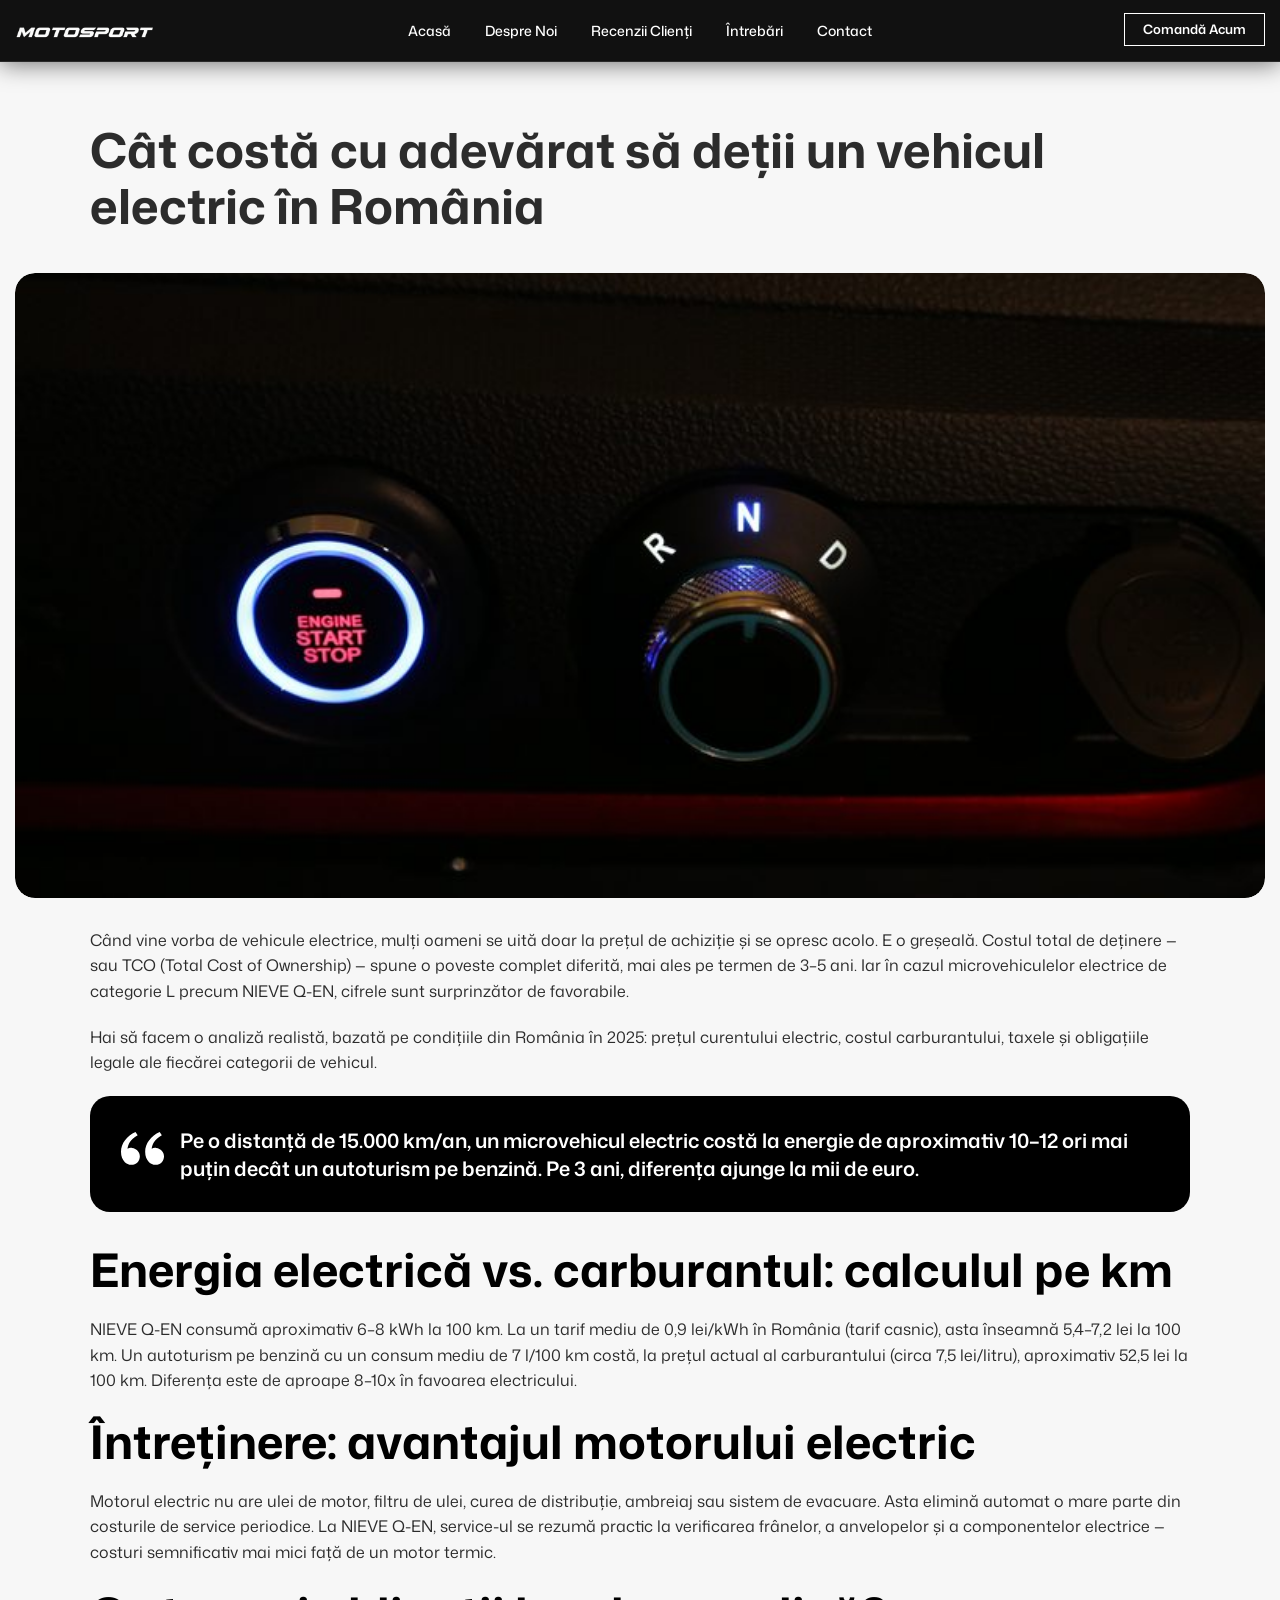
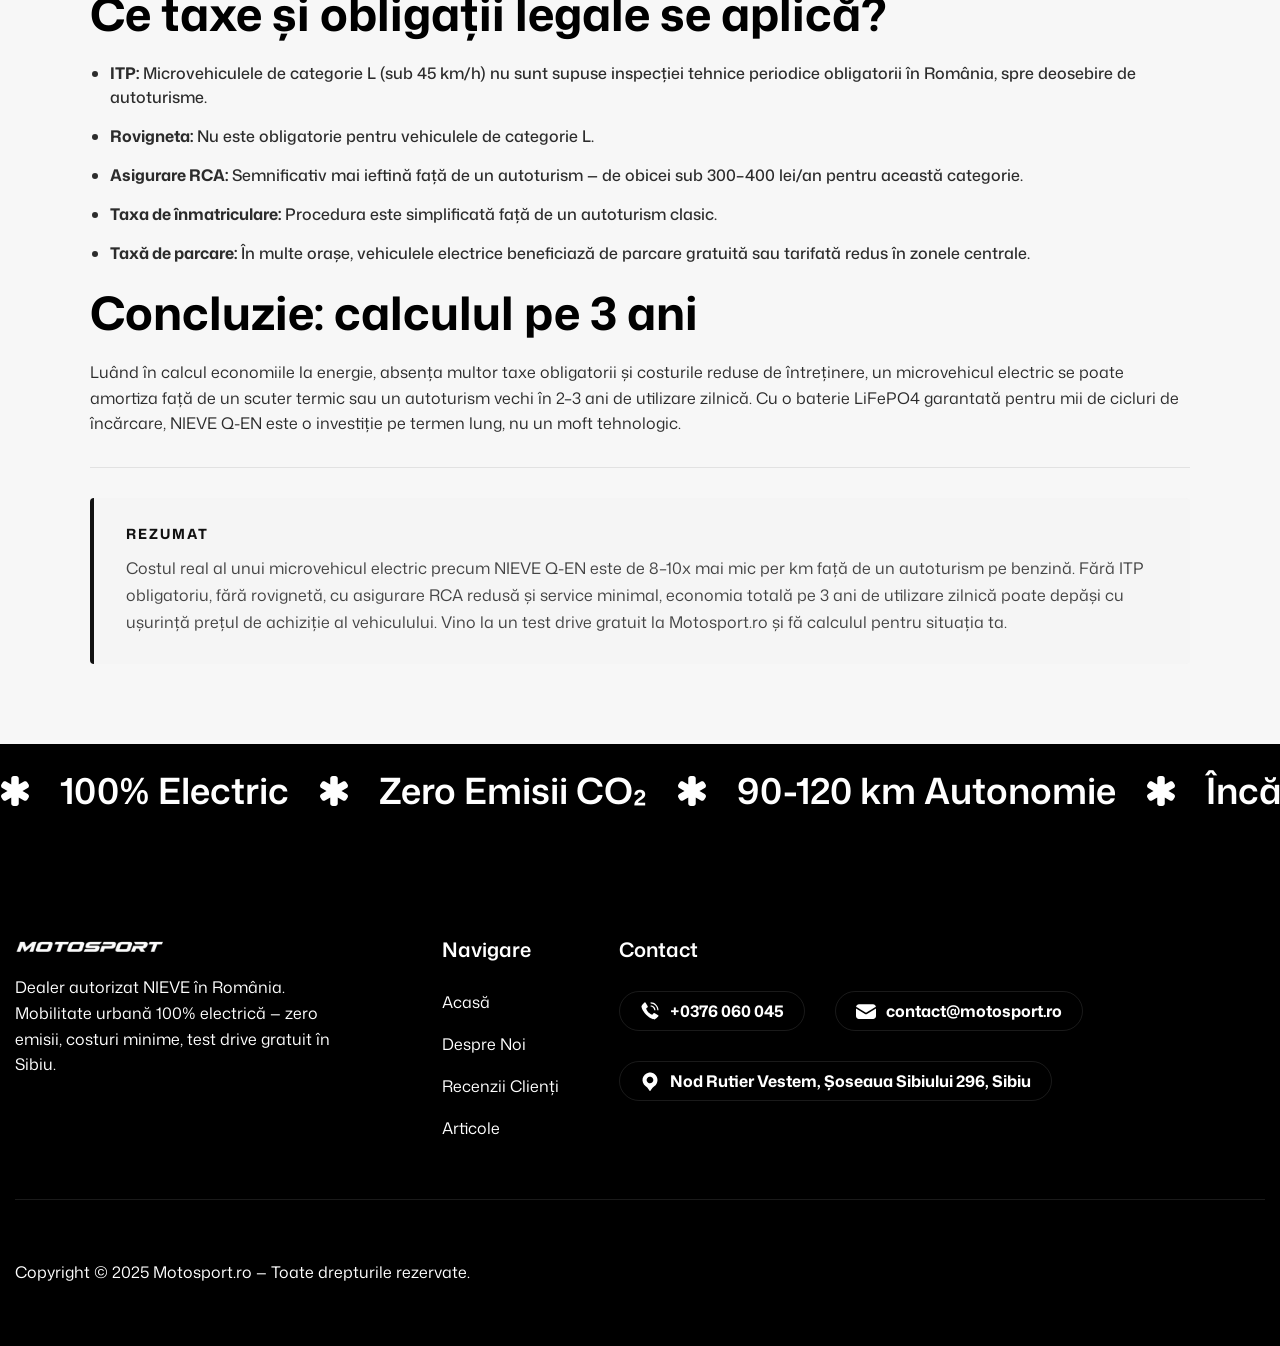
<file: cost-vehicul-electric-romania.html>
<!DOCTYPE html>
<html lang="ro">
<head>
	<meta charset="utf-8">
	<meta http-equiv="X-UA-Compatible" content="IE=edge">
	<meta name="viewport" content="width=device-width, initial-scale=1.0, maximum-scale=1">
	<meta name="description" content="Cât costă cu adevărat să deții un vehicul electric în România — Motosport.ro">
	<meta name="author" content="Motosport.ro">
	<title>Cât costă cu adevărat să deții un vehicul electric în România — Motosport.ro</title>
	<link rel="shortcut icon" type="image/x-icon" href="images/favicon.png">
	<link rel="preconnect" href="https://fonts.googleapis.com">
	<link rel="preconnect" href="https://fonts.gstatic.com" crossorigin>
	<link href="https://fonts.googleapis.com/css2?family=Mona+Sans:ital,wght@0,200..900;1,200..900&display=swap" rel="stylesheet">
	<link href="css/bootstrap.min.css" rel="stylesheet" media="screen">
	<link href="css/slicknav.min.css" rel="stylesheet">
	<link rel="stylesheet" href="css/swiper-bundle.min.css">
	<link href="css/all.min.css" rel="stylesheet" media="screen">
	<link href="css/animate.css" rel="stylesheet">
	<link rel="stylesheet" href="css/magnific-popup.css">
	<link href="css/custom.css" rel="stylesheet" media="screen">
</head>
<body>

	<header class="main-header dark-header-bg">
		<div class="header-sticky">
			<nav class="navbar navbar-expand-lg">
				<div class="container">
					<a class="navbar-brand" href="index.html">
						<img src="images/logo.png" alt="Motosport Logo">
					</a>
					<div class="collapse navbar-collapse main-menu">
						<div class="nav-menu-wrapper">
							<ul class="navbar-nav mr-auto" id="menu">
								<li class="nav-item"><a class="nav-link" href="index.html#top">Acasă</a></li>
								<li class="nav-item"><a class="nav-link" href="index.html#despre-noi">Despre Noi</a></li>
								<li class="nav-item"><a class="nav-link" href="index.html#recenzii">Recenzii clienți</a></li>
								<li class="nav-item"><a class="nav-link" href="index.html#intrebari">Întrebări</a></li>
								<li class="nav-item"><a class="nav-link" href="index.html#contact">Contact</a></li>
							</ul>
						</div>
						<div class="header-contact-btn">
							<a href="index.html#contact" class="btn-default btn-highlighted">Comandă acum</a>
						</div>
					</div>
					<div class="navbar-toggle"></div>
				</div>
			</nav>
			<div class="responsive-menu"></div>
		</div>
	</header>

	<div class="page-single-post">
		<div class="container">
			<div class="row">
				<div class="col-lg-12">

					<div class="post-title-header wow fadeInUp">
						<h1>Cât costă cu adevărat să deții un vehicul electric în România</h1>
					</div>

					<div class="post-image">
						<figure class="image-anime reveal">
							<img src="images/post-2.jpg" alt="Cost vehicul electric Romania">
						</figure>
					</div>

					<div class="post-content">
						<div class="post-entry">
							<p class="wow fadeInUp">Când vine vorba de vehicule electrice, mulți oameni se uită doar la prețul de achiziție și se opresc acolo. E o greșeală. Costul total de deținere — sau TCO (Total Cost of Ownership) — spune o poveste complet diferită, mai ales pe termen de 3–5 ani. Iar în cazul microvehiculelor electrice de categorie L precum NIEVE Q-EN, cifrele sunt surprinzător de favorabile.</p>

							<p class="wow fadeInUp" data-wow-delay="0.2s">Hai să facem o analiză realistă, bazată pe condițiile din România în 2025: prețul curentului electric, costul carburantului, taxele și obligațiile legale ale fiecărei categorii de vehicul.</p>

							<blockquote class="wow fadeInUp" data-wow-delay="0.4s">
								<p>Pe o distanță de 15.000 km/an, un microvehicul electric costă la energie de aproximativ 10–12 ori mai puțin decât un autoturism pe benzină. Pe 3 ani, diferența ajunge la mii de euro.</p>
							</blockquote>

							<h2 class="wow fadeInUp" data-wow-delay="0.6s">Energia electrică vs. carburantul: calculul pe km</h2>

							<p class="wow fadeInUp" data-wow-delay="0.7s">NIEVE Q-EN consumă aproximativ 6–8 kWh la 100 km. La un tarif mediu de 0,9 lei/kWh în România (tarif casnic), asta înseamnă 5,4–7,2 lei la 100 km. Un autoturism pe benzină cu un consum mediu de 7 l/100 km costă, la prețul actual al carburantului (circa 7,5 lei/litru), aproximativ 52,5 lei la 100 km. Diferența este de aproape 8–10x în favoarea electricului.</p>

							<h2 class="wow fadeInUp" data-wow-delay="0.8s">Întreținere: avantajul motorului electric</h2>

							<p class="wow fadeInUp" data-wow-delay="0.9s">Motorul electric nu are ulei de motor, filtru de ulei, curea de distribuție, ambreiaj sau sistem de evacuare. Asta elimină automat o mare parte din costurile de service periodice. La NIEVE Q-EN, service-ul se rezumă practic la verificarea frânelor, a anvelopelor și a componentelor electrice — costuri semnificativ mai mici față de un motor termic.</p>

							<h2 class="wow fadeInUp" data-wow-delay="1s">Ce taxe și obligații legale se aplică?</h2>

							<ul class="wow fadeInUp" data-wow-delay="1.1s">
								<li><strong>ITP:</strong> Microvehiculele de categorie L (sub 45 km/h) nu sunt supuse inspecției tehnice periodice obligatorii în România, spre deosebire de autoturisme.</li>
								<li><strong>Rovigneta:</strong> Nu este obligatorie pentru vehiculele de categorie L.</li>
								<li><strong>Asigurare RCA:</strong> Semnificativ mai ieftină față de un autoturism — de obicei sub 300–400 lei/an pentru această categorie.</li>
								<li><strong>Taxa de înmatriculare:</strong> Procedura este simplificată față de un autoturism clasic.</li>
								<li><strong>Taxă de parcare:</strong> În multe orașe, vehiculele electrice beneficiază de parcare gratuită sau tarifată redus în zonele centrale.</li>
							</ul>

							<h2 class="wow fadeInUp" data-wow-delay="1.2s">Concluzie: calculul pe 3 ani</h2>

							<p class="wow fadeInUp" data-wow-delay="1.3s">Luând în calcul economiile la energie, absența multor taxe obligatorii și costurile reduse de întreținere, un microvehicul electric se poate amortiza față de un scuter termic sau un autoturism vechi în 2–3 ani de utilizare zilnică. Cu o baterie LiFePO4 garantată pentru mii de cicluri de încărcare, NIEVE Q-EN este o investiție pe termen lung, nu un moft tehnologic.</p>
						</div>

						<div class="post-summary wow fadeInUp">
							<h3>Rezumat</h3>
							<p>Costul real al unui microvehicul electric precum NIEVE Q-EN este de 8–10x mai mic per km față de un autoturism pe benzină. Fără ITP obligatoriu, fără rovignetă, cu asigurare RCA redusă și service minimal, economia totală pe 3 ani de utilizare zilnică poate depăși cu ușurință prețul de achiziție al vehiculului. Vino la un test drive gratuit la Motosport.ro și fă calculul pentru situația ta.</p>
						</div>
					</div>

				</div>
			</div>
		</div>
	</div>

	<div class="our-scrolling-ticker">
		<div class="scrolling-ticker-box">
			<div class="scrolling-content">
				<span><img src="images/asterisk-icon.svg" alt="">100% Electric</span>
				<span><img src="images/asterisk-icon.svg" alt="">Zero Emisii CO₂</span>
				<span><img src="images/asterisk-icon.svg" alt="">90-120 km Autonomie</span>
				<span><img src="images/asterisk-icon.svg" alt="">Încărcare Acasă 220V</span>
				<span><img src="images/asterisk-icon.svg" alt="">Test Drive Gratuit</span>
				<span><img src="images/asterisk-icon.svg" alt="">100% Electric</span>
				<span><img src="images/asterisk-icon.svg" alt="">Zero Emisii CO₂</span>
				<span><img src="images/asterisk-icon.svg" alt="">90-120 km Autonomie</span>
				<span><img src="images/asterisk-icon.svg" alt="">Încărcare Acasă 220V</span>
				<span><img src="images/asterisk-icon.svg" alt="">Test Drive Gratuit</span>
			</div>
			<div class="scrolling-content">
				<span><img src="images/asterisk-icon.svg" alt="">100% Electric</span>
				<span><img src="images/asterisk-icon.svg" alt="">Zero Emisii CO₂</span>
				<span><img src="images/asterisk-icon.svg" alt="">90-120 km Autonomie</span>
				<span><img src="images/asterisk-icon.svg" alt="">Încărcare Acasă 220V</span>
				<span><img src="images/asterisk-icon.svg" alt="">Test Drive Gratuit</span>
				<span><img src="images/asterisk-icon.svg" alt="">100% Electric</span>
				<span><img src="images/asterisk-icon.svg" alt="">Zero Emisii CO₂</span>
				<span><img src="images/asterisk-icon.svg" alt="">90-120 km Autonomie</span>
				<span><img src="images/asterisk-icon.svg" alt="">Încărcare Acasă 220V</span>
				<span><img src="images/asterisk-icon.svg" alt="">Test Drive Gratuit</span>
			</div>
		</div>
	</div>

	<footer class="main-footer">
		<div class="container">
			<div class="row">
				<div class="col-lg-4">
					<div class="about-footer">
						<div class="footer-logo">
							<img src="images/footer-logo.png" alt="Motosport Logo">
						</div>
						<div class="about-footer-content">
							<p>Dealer autorizat NIEVE în România. Mobilitate urbană 100% electrică — zero emisii, costuri minime, test drive gratuit în Sibiu.</p>
						</div>
					</div>
				</div>
				<div class="col-lg-8">
					<div class="footer-links-box">
						<div class="footer-links">
							<h3>Navigare</h3>
							<ul>
								<li><a href="index.html#top">Acasă</a></li>
								<li><a href="index.html#despre-noi">Despre Noi</a></li>
								<li><a href="index.html#recenzii">Recenzii clienți</a></li>
								<li><a href="index.html#articole">Articole</a></li>
							</ul>
						</div>
						<div class="footer-links footer-contact-info">
							<h3>Contact</h3>
							<div class="footer-contact-list">
								<div class="footer-contact-item">
									<div class="icon-box"><img src="images/icon-phone.svg" alt=""></div>
									<div class="footer-contact-content"><p><a href="tel:+0376060045">+0376 060 045</a></p></div>
								</div>
								<div class="footer-contact-item">
									<div class="icon-box"><img src="images/icon-mail.svg" alt=""></div>
									<div class="footer-contact-content"><p><a href="mailto:contact@motosport.ro">contact@motosport.ro</a></p></div>
								</div>
								<div class="footer-contact-item">
									<div class="icon-box"><img src="images/icon-location.svg" alt=""></div>
									<div class="footer-contact-content"><p>Nod Rutier Vestem, Șoseaua Sibiului 296, Sibiu</p></div>
								</div>
							</div>
						</div>
					</div>
				</div>
				<div class="col-lg-12">
					<div class="footer-copyright">
						<div class="footer-copyright-text"><p>Copyright © 2025 Motosport.ro — Toate drepturile rezervate.</p></div>
							<ul>
					</div>
				</div>
			</div>
		</div>
	</footer>

	<script src="js/jquery-3.7.1.min.js"></script>
	<script src="js/bootstrap.min.js"></script>
	<script src="js/validator.min.js"></script>
	<script src="js/jquery.slicknav.js"></script>
	<script src="js/swiper-bundle.min.js"></script>
	<script src="js/jquery.waypoints.min.js"></script>
	<script src="js/jquery.counterup.min.js"></script>
	<script src="js/jquery.magnific-popup.min.js"></script>
	<script src="js/SmoothScroll.js"></script>
	<script src="js/parallaxie.js"></script>
	<script src="js/gsap.min.js"></script>
	<script src="js/SplitText.js"></script>
	<script src="js/ScrollTrigger.min.js"></script>
	<script src="js/jquery.mb.YTPlayer.min.js"></script>
	<script src="js/wow.min.js"></script>
	<script src="js/function.js"></script>
</body>
</html>
</file>
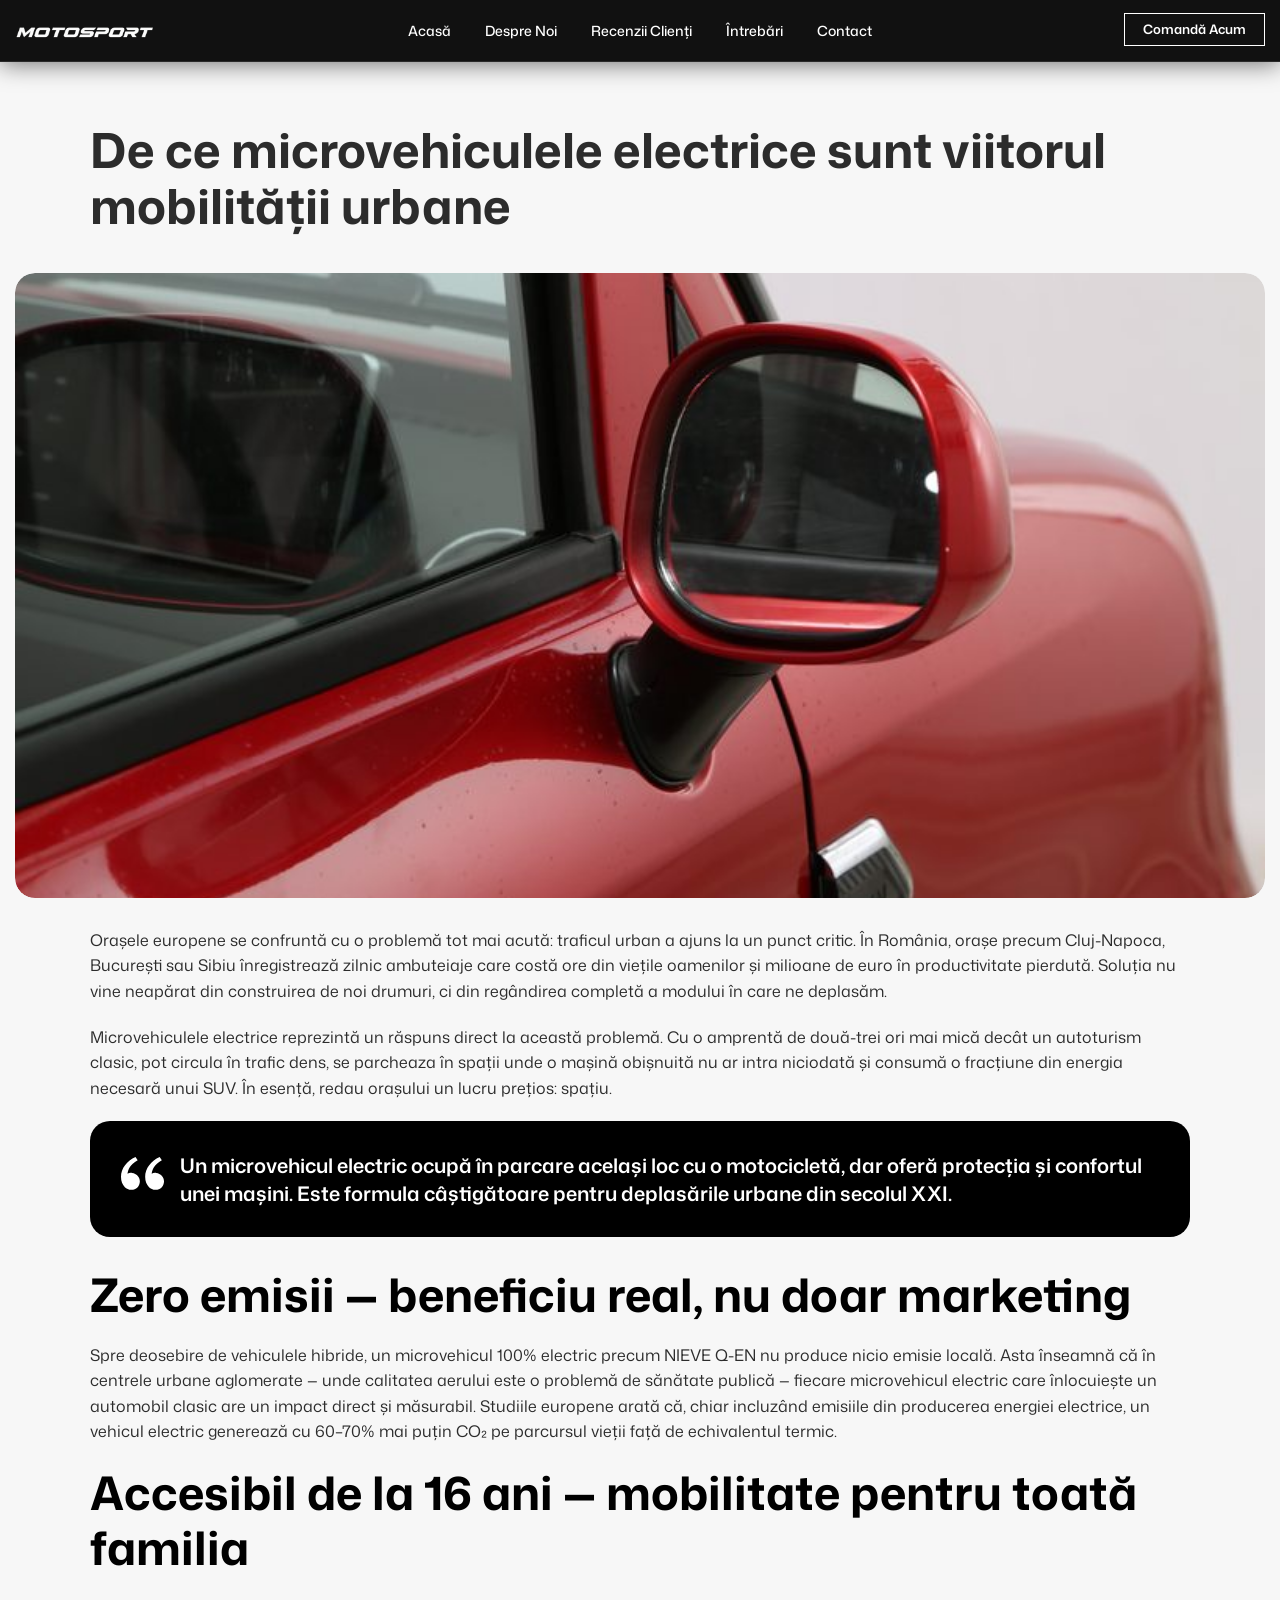
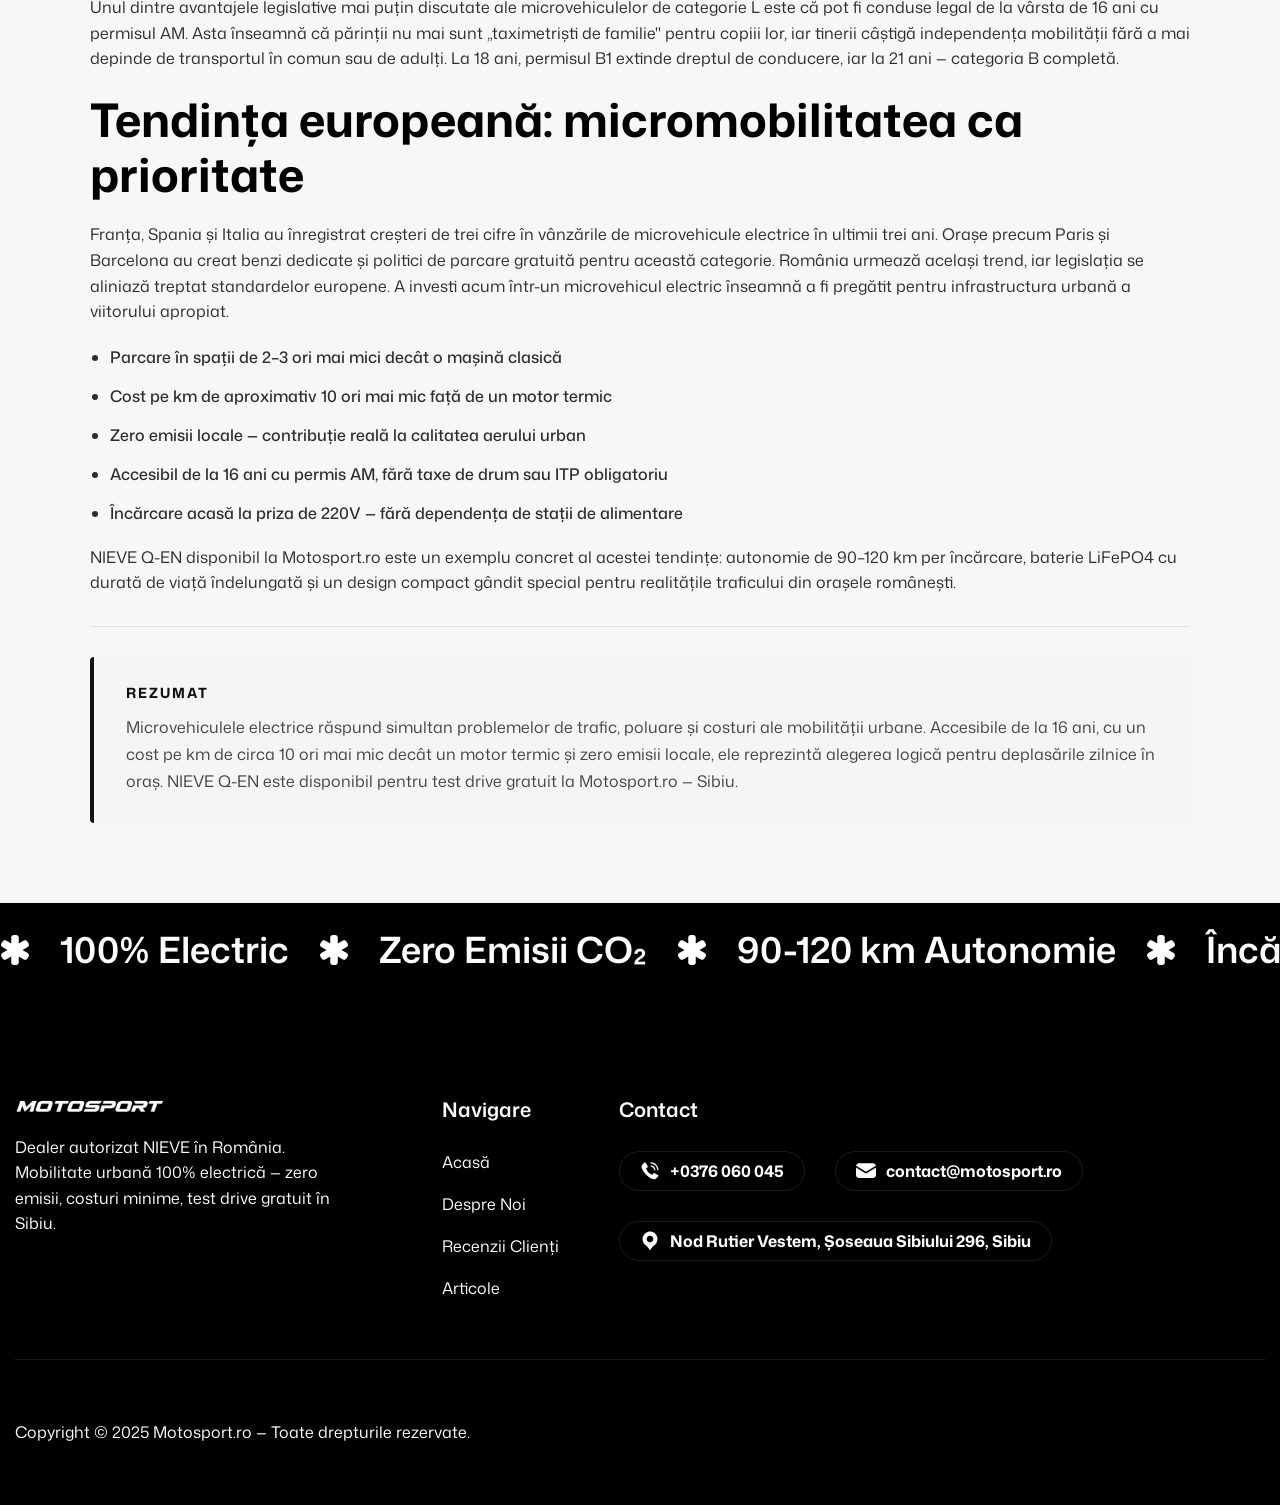
<file: microvehicule-electrice-mobilitate-urbana.html>
<!DOCTYPE html>
<html lang="ro">
<head>
	<meta charset="utf-8">
	<meta http-equiv="X-UA-Compatible" content="IE=edge">
	<meta name="viewport" content="width=device-width, initial-scale=1.0, maximum-scale=1">
	<meta name="description" content="De ce microvehiculele electrice sunt viitorul mobilității urbane — Motosport.ro">
	<meta name="author" content="Motosport.ro">
	<title>De ce microvehiculele electrice sunt viitorul mobilității urbane — Motosport.ro</title>
	<link rel="shortcut icon" type="image/x-icon" href="images/favicon.png">
	<link rel="preconnect" href="https://fonts.googleapis.com">
	<link rel="preconnect" href="https://fonts.gstatic.com" crossorigin>
	<link href="https://fonts.googleapis.com/css2?family=Mona+Sans:ital,wght@0,200..900;1,200..900&display=swap" rel="stylesheet">
	<link href="css/bootstrap.min.css" rel="stylesheet" media="screen">
	<link href="css/slicknav.min.css" rel="stylesheet">
	<link rel="stylesheet" href="css/swiper-bundle.min.css">
	<link href="css/all.min.css" rel="stylesheet" media="screen">
	<link href="css/animate.css" rel="stylesheet">
	<link rel="stylesheet" href="css/magnific-popup.css">
	<link href="css/custom.css" rel="stylesheet" media="screen">
</head>
<body>

	<header class="main-header dark-header-bg">
		<div class="header-sticky">
			<nav class="navbar navbar-expand-lg">
				<div class="container">
					<a class="navbar-brand" href="index.html">
						<img src="images/logo.png" alt="Motosport Logo">
					</a>
					<div class="collapse navbar-collapse main-menu">
						<div class="nav-menu-wrapper">
							<ul class="navbar-nav mr-auto" id="menu">
								<li class="nav-item"><a class="nav-link" href="index.html#top">Acasă</a></li>
								<li class="nav-item"><a class="nav-link" href="index.html#despre-noi">Despre Noi</a></li>
								<li class="nav-item"><a class="nav-link" href="index.html#recenzii">Recenzii clienți</a></li>
								<li class="nav-item"><a class="nav-link" href="index.html#intrebari">Întrebări</a></li>
								<li class="nav-item"><a class="nav-link" href="index.html#contact">Contact</a></li>
							</ul>
						</div>
						<div class="header-contact-btn">
							<a href="index.html#contact" class="btn-default btn-highlighted">Comandă acum</a>
						</div>
					</div>
					<div class="navbar-toggle"></div>
				</div>
			</nav>
			<div class="responsive-menu"></div>
		</div>
	</header>

	<div class="page-single-post">
		<div class="container">
			<div class="row">
				<div class="col-lg-12">

					<div class="post-title-header wow fadeInUp">
						<h1>De ce microvehiculele electrice sunt viitorul mobilității urbane</h1>
					</div>

					<div class="post-image">
						<figure class="image-anime reveal">
							<img src="images/post-1.jpg" alt="Microvehicule electrice mobilitate urbana">
						</figure>
					</div>

					<div class="post-content">
						<div class="post-entry">
							<p class="wow fadeInUp">Orașele europene se confruntă cu o problemă tot mai acută: traficul urban a ajuns la un punct critic. În România, orașe precum Cluj-Napoca, București sau Sibiu înregistrează zilnic ambuteiaje care costă ore din viețile oamenilor și milioane de euro în productivitate pierdută. Soluția nu vine neapărat din construirea de noi drumuri, ci din regândirea completă a modului în care ne deplasăm.</p>

							<p class="wow fadeInUp" data-wow-delay="0.2s">Microvehiculele electrice reprezintă un răspuns direct la această problemă. Cu o amprentă de două-trei ori mai mică decât un autoturism clasic, pot circula în trafic dens, se parcheaza în spații unde o mașină obișnuită nu ar intra niciodată și consumă o fracțiune din energia necesară unui SUV. În esență, redau orașului un lucru prețios: spațiu.</p>

							<blockquote class="wow fadeInUp" data-wow-delay="0.4s">
								<p>Un microvehicul electric ocupă în parcare același loc cu o motocicletă, dar oferă protecția și confortul unei mașini. Este formula câștigătoare pentru deplasările urbane din secolul XXI.</p>
							</blockquote>

							<h2 class="wow fadeInUp" data-wow-delay="0.6s">Zero emisii — beneficiu real, nu doar marketing</h2>

							<p class="wow fadeInUp" data-wow-delay="0.7s">Spre deosebire de vehiculele hibride, un microvehicul 100% electric precum NIEVE Q-EN nu produce nicio emisie locală. Asta înseamnă că în centrele urbane aglomerate — unde calitatea aerului este o problemă de sănătate publică — fiecare microvehicul electric care înlocuiește un automobil clasic are un impact direct și măsurabil. Studiile europene arată că, chiar incluzând emisiile din producerea energiei electrice, un vehicul electric generează cu 60–70% mai puțin CO₂ pe parcursul vieții față de echivalentul termic.</p>

							<h2 class="wow fadeInUp" data-wow-delay="0.8s">Accesibil de la 16 ani — mobilitate pentru toată familia</h2>

							<p class="wow fadeInUp" data-wow-delay="0.9s">Unul dintre avantajele legislative mai puțin discutate ale microvehiculelor de categorie L este că pot fi conduse legal de la vârsta de 16 ani cu permisul AM. Asta înseamnă că părinții nu mai sunt „taximetriști de familie" pentru copiii lor, iar tinerii câștigă independența mobilității fără a mai depinde de transportul în comun sau de adulți. La 18 ani, permisul B1 extinde dreptul de conducere, iar la 21 ani — categoria B completă.</p>

							<h2 class="wow fadeInUp" data-wow-delay="1s">Tendința europeană: micromobilitatea ca prioritate</h2>

							<p class="wow fadeInUp" data-wow-delay="1.1s">Franța, Spania și Italia au înregistrat creșteri de trei cifre în vânzările de microvehicule electrice în ultimii trei ani. Orașe precum Paris și Barcelona au creat benzi dedicate și politici de parcare gratuită pentru această categorie. România urmează același trend, iar legislația se aliniază treptat standardelor europene. A investi acum într-un microvehicul electric înseamnă a fi pregătit pentru infrastructura urbană a viitorului apropiat.</p>

							<ul class="wow fadeInUp" data-wow-delay="1.2s">
								<li>Parcare în spații de 2–3 ori mai mici decât o mașină clasică</li>
								<li>Cost pe km de aproximativ 10 ori mai mic față de un motor termic</li>
								<li>Zero emisii locale — contribuție reală la calitatea aerului urban</li>
								<li>Accesibil de la 16 ani cu permis AM, fără taxe de drum sau ITP obligatoriu</li>
								<li>Încărcare acasă la priza de 220V — fără dependența de stații de alimentare</li>
							</ul>

							<p class="wow fadeInUp" data-wow-delay="1.4s">NIEVE Q-EN disponibil la Motosport.ro este un exemplu concret al acestei tendințe: autonomie de 90–120 km per încărcare, baterie LiFePO4 cu durată de viață îndelungată și un design compact gândit special pentru realitățile traficului din orașele românești.</p>
						</div>

						<div class="post-summary wow fadeInUp">
							<h3>Rezumat</h3>
							<p>Microvehiculele electrice răspund simultan problemelor de trafic, poluare și costuri ale mobilității urbane. Accesibile de la 16 ani, cu un cost pe km de circa 10 ori mai mic decât un motor termic și zero emisii locale, ele reprezintă alegerea logică pentru deplasările zilnice în oraș. NIEVE Q-EN este disponibil pentru test drive gratuit la Motosport.ro — Sibiu.</p>
						</div>
					</div>

				</div>
			</div>
		</div>
	</div>

	<div class="our-scrolling-ticker">
		<div class="scrolling-ticker-box">
			<div class="scrolling-content">
				<span><img src="images/asterisk-icon.svg" alt="">100% Electric</span>
				<span><img src="images/asterisk-icon.svg" alt="">Zero Emisii CO₂</span>
				<span><img src="images/asterisk-icon.svg" alt="">90-120 km Autonomie</span>
				<span><img src="images/asterisk-icon.svg" alt="">Încărcare Acasă 220V</span>
				<span><img src="images/asterisk-icon.svg" alt="">Test Drive Gratuit</span>
				<span><img src="images/asterisk-icon.svg" alt="">100% Electric</span>
				<span><img src="images/asterisk-icon.svg" alt="">Zero Emisii CO₂</span>
				<span><img src="images/asterisk-icon.svg" alt="">90-120 km Autonomie</span>
				<span><img src="images/asterisk-icon.svg" alt="">Încărcare Acasă 220V</span>
				<span><img src="images/asterisk-icon.svg" alt="">Test Drive Gratuit</span>
			</div>
			<div class="scrolling-content">
				<span><img src="images/asterisk-icon.svg" alt="">100% Electric</span>
				<span><img src="images/asterisk-icon.svg" alt="">Zero Emisii CO₂</span>
				<span><img src="images/asterisk-icon.svg" alt="">90-120 km Autonomie</span>
				<span><img src="images/asterisk-icon.svg" alt="">Încărcare Acasă 220V</span>
				<span><img src="images/asterisk-icon.svg" alt="">Test Drive Gratuit</span>
				<span><img src="images/asterisk-icon.svg" alt="">100% Electric</span>
				<span><img src="images/asterisk-icon.svg" alt="">Zero Emisii CO₂</span>
				<span><img src="images/asterisk-icon.svg" alt="">90-120 km Autonomie</span>
				<span><img src="images/asterisk-icon.svg" alt="">Încărcare Acasă 220V</span>
				<span><img src="images/asterisk-icon.svg" alt="">Test Drive Gratuit</span>
			</div>
		</div>
	</div>

	<footer class="main-footer">
		<div class="container">
			<div class="row">
				<div class="col-lg-4">
					<div class="about-footer">
						<div class="footer-logo">
							<img src="images/footer-logo.png" alt="Motosport Logo">
						</div>
						<div class="about-footer-content">
							<p>Dealer autorizat NIEVE în România. Mobilitate urbană 100% electrică — zero emisii, costuri minime, test drive gratuit în Sibiu.</p>
						</div>
					</div>
				</div>
				<div class="col-lg-8">
					<div class="footer-links-box">
						<div class="footer-links">
							<h3>Navigare</h3>
							<ul>
								<li><a href="index.html#top">Acasă</a></li>
								<li><a href="index.html#despre-noi">Despre Noi</a></li>
								<li><a href="index.html#recenzii">Recenzii clienți</a></li>
								<li><a href="index.html#articole">Articole</a></li>
							</ul>
						</div>
						<div class="footer-links footer-contact-info">
							<h3>Contact</h3>
							<div class="footer-contact-list">
								<div class="footer-contact-item">
									<div class="icon-box"><img src="images/icon-phone.svg" alt=""></div>
									<div class="footer-contact-content"><p><a href="tel:+0376060045">+0376 060 045</a></p></div>
								</div>
								<div class="footer-contact-item">
									<div class="icon-box"><img src="images/icon-mail.svg" alt=""></div>
									<div class="footer-contact-content"><p><a href="mailto:contact@motosport.ro">contact@motosport.ro</a></p></div>
								</div>
								<div class="footer-contact-item">
									<div class="icon-box"><img src="images/icon-location.svg" alt=""></div>
									<div class="footer-contact-content"><p>Nod Rutier Vestem, Șoseaua Sibiului 296, Sibiu</p></div>
								</div>
							</div>
						</div>
					</div>
				</div>
				<div class="col-lg-12">
					<div class="footer-copyright">
						<div class="footer-copyright-text"><p>Copyright © 2025 Motosport.ro — Toate drepturile rezervate.</p></div>
							<ul>
					</div>
				</div>
			</div>
		</div>
	</footer>

	<script src="js/jquery-3.7.1.min.js"></script>
	<script src="js/bootstrap.min.js"></script>
	<script src="js/validator.min.js"></script>
	<script src="js/jquery.slicknav.js"></script>
	<script src="js/swiper-bundle.min.js"></script>
	<script src="js/jquery.waypoints.min.js"></script>
	<script src="js/jquery.counterup.min.js"></script>
	<script src="js/jquery.magnific-popup.min.js"></script>
	<script src="js/SmoothScroll.js"></script>
	<script src="js/parallaxie.js"></script>
	<script src="js/gsap.min.js"></script>
	<script src="js/SplitText.js"></script>
	<script src="js/ScrollTrigger.min.js"></script>
	<script src="js/jquery.mb.YTPlayer.min.js"></script>
	<script src="js/wow.min.js"></script>
	<script src="js/function.js"></script>
</body>
</html>
</file>
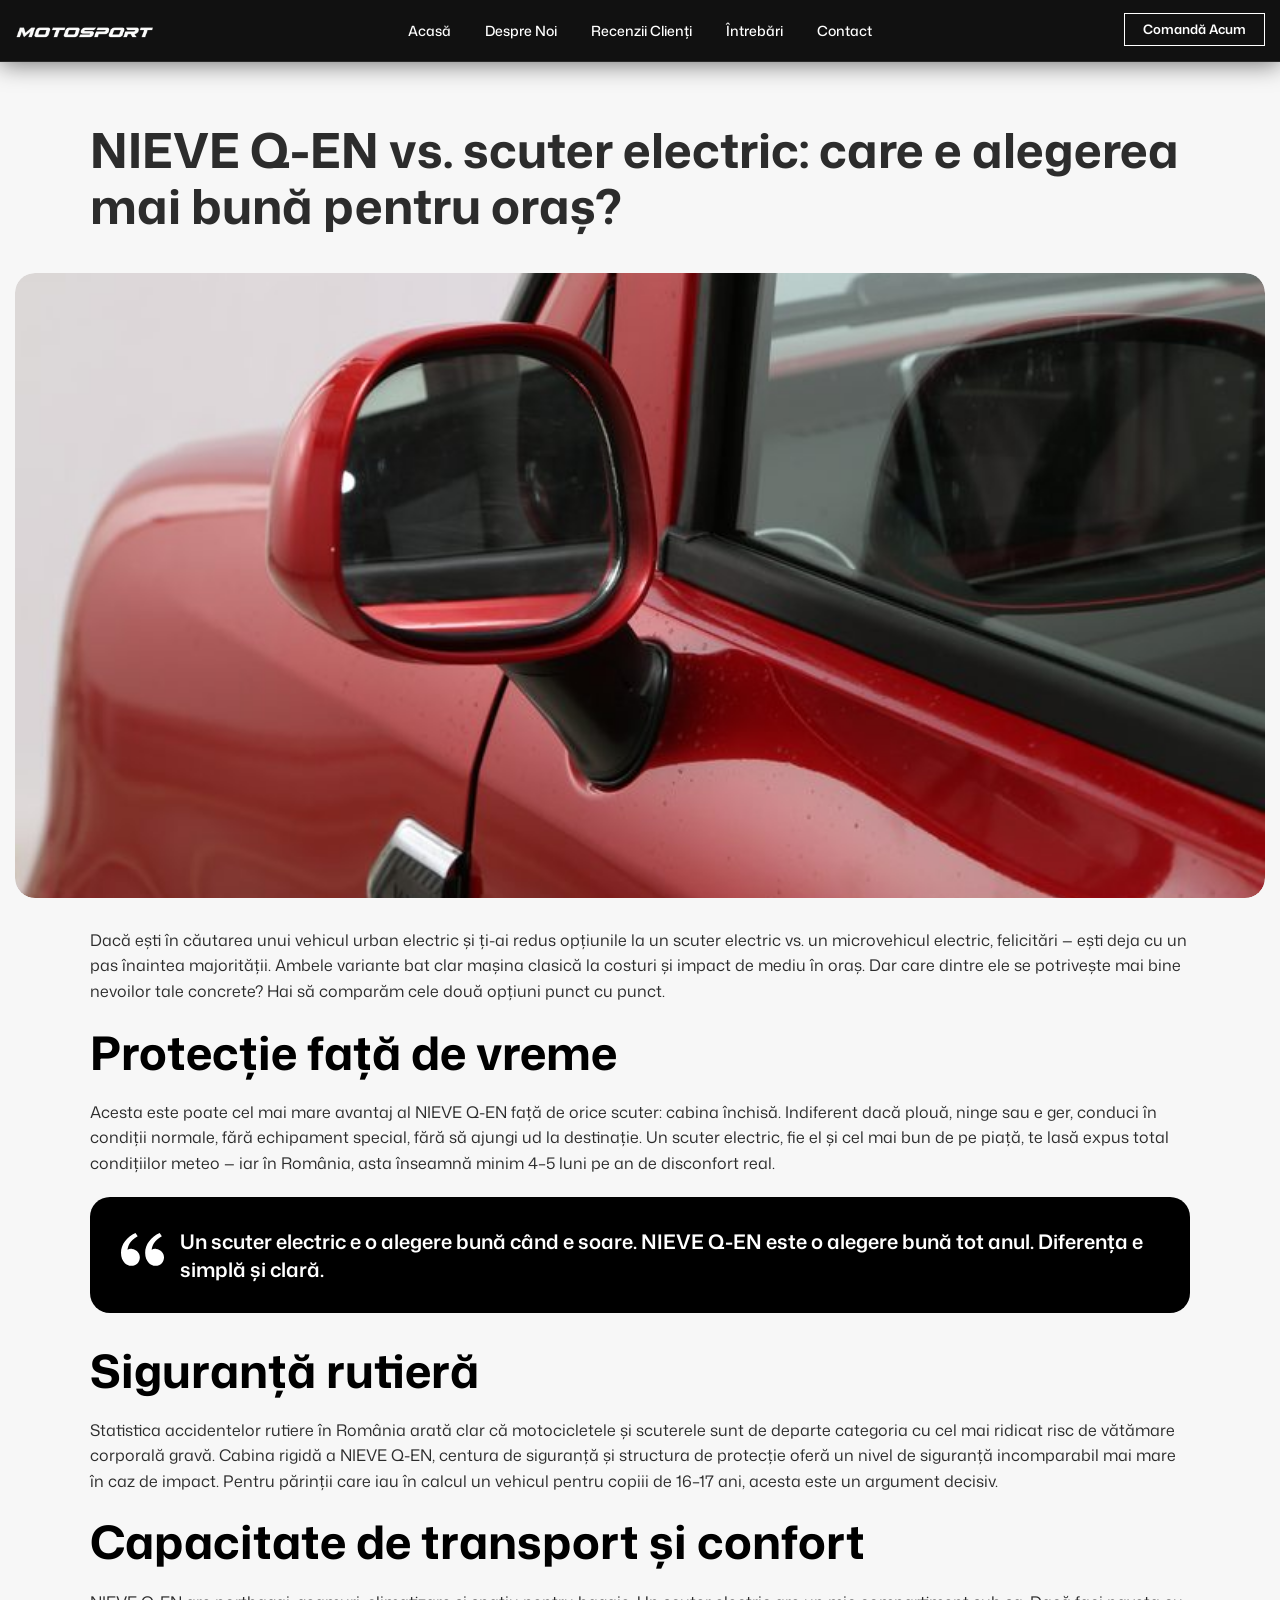
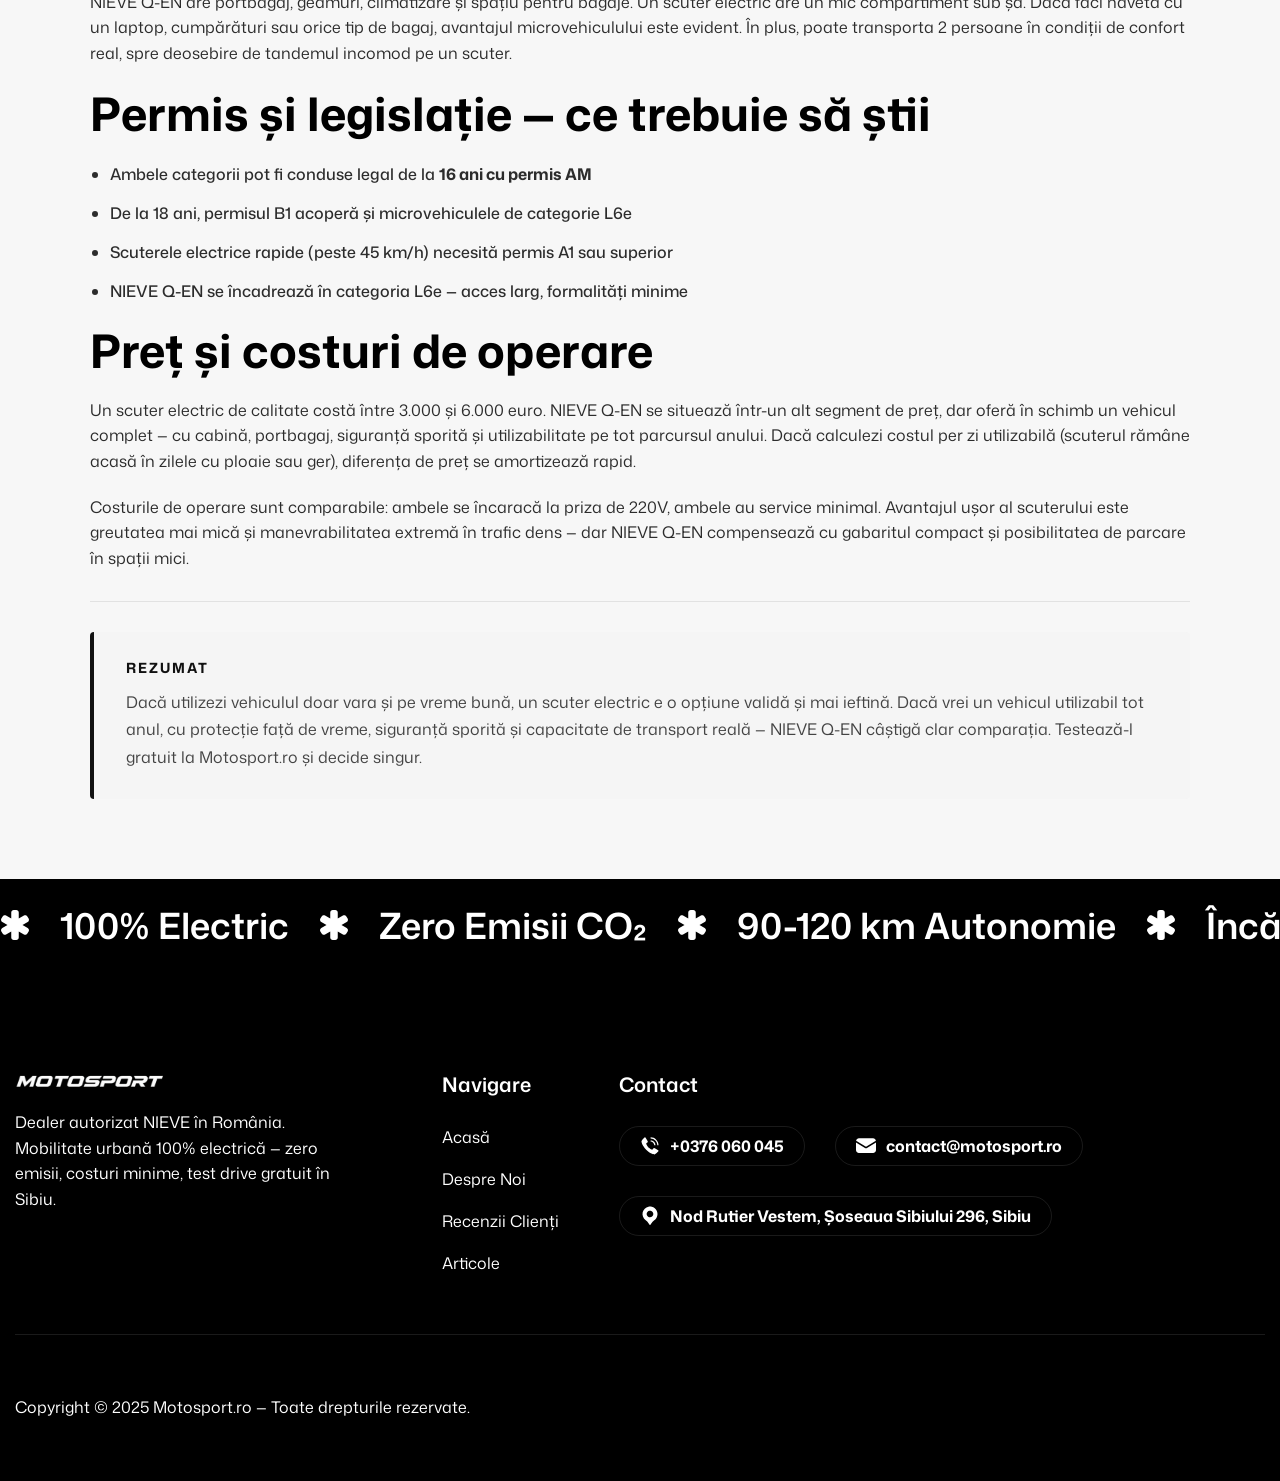
<file: nieve-qen-vs-scuter-electric.html>
<!DOCTYPE html>
<html lang="ro">
<head>
	<meta charset="utf-8">
	<meta http-equiv="X-UA-Compatible" content="IE=edge">
	<meta name="viewport" content="width=device-width, initial-scale=1.0, maximum-scale=1">
	<meta name="description" content="NIEVE Q-EN vs. scuter electric: care e alegerea mai bună pentru oraș? — Motosport.ro">
	<meta name="author" content="Motosport.ro">
	<title>NIEVE Q-EN vs. scuter electric: care e alegerea mai bună pentru oraș? — Motosport.ro</title>
	<link rel="shortcut icon" type="image/x-icon" href="images/favicon.png">
	<link rel="preconnect" href="https://fonts.googleapis.com">
	<link rel="preconnect" href="https://fonts.gstatic.com" crossorigin>
	<link href="https://fonts.googleapis.com/css2?family=Mona+Sans:ital,wght@0,200..900;1,200..900&display=swap" rel="stylesheet">
	<link href="css/bootstrap.min.css" rel="stylesheet" media="screen">
	<link href="css/slicknav.min.css" rel="stylesheet">
	<link rel="stylesheet" href="css/swiper-bundle.min.css">
	<link href="css/all.min.css" rel="stylesheet" media="screen">
	<link href="css/animate.css" rel="stylesheet">
	<link rel="stylesheet" href="css/magnific-popup.css">
	<link href="css/custom.css" rel="stylesheet" media="screen">
</head>
<body>

	<header class="main-header dark-header-bg">
		<div class="header-sticky">
			<nav class="navbar navbar-expand-lg">
				<div class="container">
					<a class="navbar-brand" href="index.html">
						<img src="images/logo.png" alt="Motosport Logo">
					</a>
					<div class="collapse navbar-collapse main-menu">
						<div class="nav-menu-wrapper">
							<ul class="navbar-nav mr-auto" id="menu">
								<li class="nav-item"><a class="nav-link" href="index.html#top">Acasă</a></li>
								<li class="nav-item"><a class="nav-link" href="index.html#despre-noi">Despre Noi</a></li>
								<li class="nav-item"><a class="nav-link" href="index.html#recenzii">Recenzii clienți</a></li>
								<li class="nav-item"><a class="nav-link" href="index.html#intrebari">Întrebări</a></li>
								<li class="nav-item"><a class="nav-link" href="index.html#contact">Contact</a></li>
							</ul>
						</div>
						<div class="header-contact-btn">
							<a href="index.html#contact" class="btn-default btn-highlighted">Comandă acum</a>
						</div>
					</div>
					<div class="navbar-toggle"></div>
				</div>
			</nav>
			<div class="responsive-menu"></div>
		</div>
	</header>

	<div class="page-single-post">
		<div class="container">
			<div class="row">
				<div class="col-lg-12">

					<div class="post-title-header wow fadeInUp">
						<h1>NIEVE Q-EN vs. scuter electric: care e alegerea mai bună pentru oraș?</h1>
					</div>

					<div class="post-image">
						<figure class="image-anime reveal">
							<img src="images/post-3.jpg" alt="NIEVE Q-EN vs scuter electric">
						</figure>
					</div>

					<div class="post-content">
						<div class="post-entry">
							<p class="wow fadeInUp">Dacă ești în căutarea unui vehicul urban electric și ți-ai redus opțiunile la un scuter electric vs. un microvehicul electric, felicitări — ești deja cu un pas înaintea majorității. Ambele variante bat clar mașina clasică la costuri și impact de mediu în oraș. Dar care dintre ele se potrivește mai bine nevoilor tale concrete? Hai să comparăm cele două opțiuni punct cu punct.</p>

							<h2 class="wow fadeInUp" data-wow-delay="0.3s">Protecție față de vreme</h2>

							<p class="wow fadeInUp" data-wow-delay="0.4s">Acesta este poate cel mai mare avantaj al NIEVE Q-EN față de orice scuter: cabina închisă. Indiferent dacă plouă, ninge sau e ger, conduci în condiții normale, fără echipament special, fără să ajungi ud la destinație. Un scuter electric, fie el și cel mai bun de pe piață, te lasă expus total condițiilor meteo — iar în România, asta înseamnă minim 4–5 luni pe an de disconfort real.</p>

							<blockquote class="wow fadeInUp" data-wow-delay="0.5s">
								<p>Un scuter electric e o alegere bună când e soare. NIEVE Q-EN este o alegere bună tot anul. Diferența e simplă și clară.</p>
							</blockquote>

							<h2 class="wow fadeInUp" data-wow-delay="0.6s">Siguranță rutieră</h2>

							<p class="wow fadeInUp" data-wow-delay="0.7s">Statistica accidentelor rutiere în România arată clar că motocicletele și scuterele sunt de departe categoria cu cel mai ridicat risc de vătămare corporală gravă. Cabina rigidă a NIEVE Q-EN, centura de siguranță și structura de protecție oferă un nivel de siguranță incomparabil mai mare în caz de impact. Pentru părinții care iau în calcul un vehicul pentru copiii de 16–17 ani, acesta este un argument decisiv.</p>

							<h2 class="wow fadeInUp" data-wow-delay="0.8s">Capacitate de transport și confort</h2>

							<p class="wow fadeInUp" data-wow-delay="0.9s">NIEVE Q-EN are portbagaj, geamuri, climatizare și spațiu pentru bagaje. Un scuter electric are un mic compartiment sub șa. Dacă faci naveta cu un laptop, cumpărături sau orice tip de bagaj, avantajul microvehiculului este evident. În plus, poate transporta 2 persoane în condiții de confort real, spre deosebire de tandemul incomod pe un scuter.</p>

							<h2 class="wow fadeInUp" data-wow-delay="1s">Permis și legislație — ce trebuie să știi</h2>

							<ul class="wow fadeInUp" data-wow-delay="1.1s">
								<li>Ambele categorii pot fi conduse legal de la <strong>16 ani cu permis AM</strong></li>
								<li>De la 18 ani, permisul B1 acoperă și microvehiculele de categorie L6e</li>
								<li>Scuterele electrice rapide (peste 45 km/h) necesită permis A1 sau superior</li>
								<li>NIEVE Q-EN se încadrează în categoria L6e — acces larg, formalități minime</li>
							</ul>

							<h2 class="wow fadeInUp" data-wow-delay="1.2s">Preț și costuri de operare</h2>

							<p class="wow fadeInUp" data-wow-delay="1.3s">Un scuter electric de calitate costă între 3.000 și 6.000 euro. NIEVE Q-EN se situează într-un alt segment de preț, dar oferă în schimb un vehicul complet — cu cabină, portbagaj, siguranță sporită și utilizabilitate pe tot parcursul anului. Dacă calculezi costul per zi utilizabilă (scuterul rămâne acasă în zilele cu ploaie sau ger), diferența de preț se amortizează rapid.</p>

							<p class="wow fadeInUp" data-wow-delay="1.4s">Costurile de operare sunt comparabile: ambele se încaracă la priza de 220V, ambele au service minimal. Avantajul ușor al scuterului este greutatea mai mică și manevrabilitatea extremă în trafic dens — dar NIEVE Q-EN compensează cu gabaritul compact și posibilitatea de parcare în spații mici.</p>
						</div>

						<div class="post-summary wow fadeInUp">
							<h3>Rezumat</h3>
							<p>Dacă utilizezi vehiculul doar vara și pe vreme bună, un scuter electric e o opțiune validă și mai ieftină. Dacă vrei un vehicul utilizabil tot anul, cu protecție față de vreme, siguranță sporită și capacitate de transport reală — NIEVE Q-EN câștigă clar comparația. Testează-l gratuit la Motosport.ro și decide singur.</p>
						</div>
					</div>

				</div>
			</div>
		</div>
	</div>

	<div class="our-scrolling-ticker">
		<div class="scrolling-ticker-box">
			<div class="scrolling-content">
				<span><img src="images/asterisk-icon.svg" alt="">100% Electric</span>
				<span><img src="images/asterisk-icon.svg" alt="">Zero Emisii CO₂</span>
				<span><img src="images/asterisk-icon.svg" alt="">90-120 km Autonomie</span>
				<span><img src="images/asterisk-icon.svg" alt="">Încărcare Acasă 220V</span>
				<span><img src="images/asterisk-icon.svg" alt="">Test Drive Gratuit</span>
				<span><img src="images/asterisk-icon.svg" alt="">100% Electric</span>
				<span><img src="images/asterisk-icon.svg" alt="">Zero Emisii CO₂</span>
				<span><img src="images/asterisk-icon.svg" alt="">90-120 km Autonomie</span>
				<span><img src="images/asterisk-icon.svg" alt="">Încărcare Acasă 220V</span>
				<span><img src="images/asterisk-icon.svg" alt="">Test Drive Gratuit</span>
			</div>
			<div class="scrolling-content">
				<span><img src="images/asterisk-icon.svg" alt="">100% Electric</span>
				<span><img src="images/asterisk-icon.svg" alt="">Zero Emisii CO₂</span>
				<span><img src="images/asterisk-icon.svg" alt="">90-120 km Autonomie</span>
				<span><img src="images/asterisk-icon.svg" alt="">Încărcare Acasă 220V</span>
				<span><img src="images/asterisk-icon.svg" alt="">Test Drive Gratuit</span>
				<span><img src="images/asterisk-icon.svg" alt="">100% Electric</span>
				<span><img src="images/asterisk-icon.svg" alt="">Zero Emisii CO₂</span>
				<span><img src="images/asterisk-icon.svg" alt="">90-120 km Autonomie</span>
				<span><img src="images/asterisk-icon.svg" alt="">Încărcare Acasă 220V</span>
				<span><img src="images/asterisk-icon.svg" alt="">Test Drive Gratuit</span>
			</div>
		</div>
	</div>

	<footer class="main-footer">
		<div class="container">
			<div class="row">
				<div class="col-lg-4">
					<div class="about-footer">
						<div class="footer-logo">
							<img src="images/footer-logo.png" alt="Motosport Logo">
						</div>
						<div class="about-footer-content">
							<p>Dealer autorizat NIEVE în România. Mobilitate urbană 100% electrică — zero emisii, costuri minime, test drive gratuit în Sibiu.</p>
						</div>
					</div>
				</div>
				<div class="col-lg-8">
					<div class="footer-links-box">
						<div class="footer-links">
							<h3>Navigare</h3>
							<ul>
								<li><a href="index.html#top">Acasă</a></li>
								<li><a href="index.html#despre-noi">Despre Noi</a></li>
								<li><a href="index.html#recenzii">Recenzii clienți</a></li>
								<li><a href="index.html#articole">Articole</a></li>
							</ul>
						</div>
						<div class="footer-links footer-contact-info">
							<h3>Contact</h3>
							<div class="footer-contact-list">
								<div class="footer-contact-item">
									<div class="icon-box"><img src="images/icon-phone.svg" alt=""></div>
									<div class="footer-contact-content"><p><a href="tel:+0376060045">+0376 060 045</a></p></div>
								</div>
								<div class="footer-contact-item">
									<div class="icon-box"><img src="images/icon-mail.svg" alt=""></div>
									<div class="footer-contact-content"><p><a href="mailto:contact@motosport.ro">contact@motosport.ro</a></p></div>
								</div>
								<div class="footer-contact-item">
									<div class="icon-box"><img src="images/icon-location.svg" alt=""></div>
									<div class="footer-contact-content"><p>Nod Rutier Vestem, Șoseaua Sibiului 296, Sibiu</p></div>
								</div>
							</div>
						</div>
					</div>
				</div>
				<div class="col-lg-12">
					<div class="footer-copyright">
						<div class="footer-copyright-text"><p>Copyright © 2025 Motosport.ro — Toate drepturile rezervate.</p></div>
							<ul>
					</div>
				</div>
			</div>
		</div>
	</footer>

	<script src="js/jquery-3.7.1.min.js"></script>
	<script src="js/bootstrap.min.js"></script>
	<script src="js/validator.min.js"></script>
	<script src="js/jquery.slicknav.js"></script>
	<script src="js/swiper-bundle.min.js"></script>
	<script src="js/jquery.waypoints.min.js"></script>
	<script src="js/jquery.counterup.min.js"></script>
	<script src="js/jquery.magnific-popup.min.js"></script>
	<script src="js/SmoothScroll.js"></script>
	<script src="js/parallaxie.js"></script>
	<script src="js/gsap.min.js"></script>
	<script src="js/SplitText.js"></script>
	<script src="js/ScrollTrigger.min.js"></script>
	<script src="js/jquery.mb.YTPlayer.min.js"></script>
	<script src="js/wow.min.js"></script>
	<script src="js/function.js"></script>
</body>
</html>
</file>
<file: css/custom.css>
﻿/* ----------------------------------------------------------------------------------------
* Author        : Awaiken
* Template Name : Sellsmart - Single Product Landing page HTML Template
* File          : CSS File
* Version       : 1.0
* ---------------------------------------------------------------------------------------- */
/* INDEX
----------------------------------------------------------------------------------------
01. Global Variables
02. General css
03. Header css
04. Hero css
05. Scrolling Ticker css
06. About Us css
07. Our Products css
08. Why Choose Us css
09. Best Sellers css
10. Our Benefits css
11. Our Facts css 
12. Our Testimonials css
13. Intro Video css
14. Our Partners css
15. Our FAQs css
16. Our Blog css
17. Footer css
18. About Us Page css 
19. Blog Archive css 
20. Blog Single css 
21. Features Page css
22. Testimonials Page css 
23. FAQs Page css 
24. Contact Us Page css 
25. 404 Error Page css 
26. Responsive css
-------------------------------------------------------------------------------------- */

/************************************/
/*** 	 01. Global Variables	  ***/
/************************************/

:root{
	--primary-color				: #000000;
	--secondary-color			: #111111;
	--text-color				: #2C2C2C;
	--accent-color				: #000000;
	--bg-color					: #F7F7F7;
	--white-color				: #FFFFFF;
	--divider-color				: #2C2C2C1A;
	--dark-divider-color		: #FFFFFF1A;
	--error-color				: rgb(230, 87, 87);
	--default-font				: "Mona Sans", sans-serif;
}

/************************************/
/*** 	   02. General css		  ***/
/************************************/

body{
	position: relative;
	font-family: var(--default-font);
	font-size: 16px;
	font-weight: 400;
	line-height: 1em;
	color: var(--text-color);
	background: var(--bg-color);
}

::-webkit-scrollbar-track{
	background-color: var(--white-color);
	border-left: 1px solid var(--divider-color);
}

::-webkit-scrollbar{
	width: 7px;
	background-color: var(--secondary-color);
}

::-webkit-scrollbar-thumb{
	background: var(--primary-color);
}

::selection{
	color: var(--white-color);
	background-color: var(--divider-color);
	filter: invert(1);
}

p{
	line-height: 1.6em;
	margin-bottom: 1.57em;
}

h1,
h2,
h3,
h4,
h5,
h6{
	margin :0;
	font-weight: 600;
	line-height: 1.2em;
	color: var(--primary-color);
}

figure{
	margin: 0;
}

img{
	max-width: 100%;
}

a{
	text-decoration: none;
}

a:hover{
	text-decoration: none;
	outline: 0;
}

a:focus{
	text-decoration: none;
	outline: 0;
}

html{
	scroll-behavior: smooth;
}

html,
body{
	width: 100%;
	overflow-x: clip;
}

.container{
	max-width: 1300px;
}

.container,
.container-fluid,
.container-lg,
.container-md,
.container-sm,
.container-xl,
.container-xxl{
	position: relative;
    padding-right: 15px;
    padding-left: 15px;
	z-index: 1;
}

.image-anime{
	position: relative;
	overflow: hidden;
}

.image-anime:after{
	content: "";
	position: absolute;
    width: 250%;
    height: 0%;
    left: 50%;
    top: 50%;
    background-color: rgba(255,255,255,.3);
    transform: translate(-50%,-50%) rotate(-45deg);
    z-index: 1;
}

.image-anime:hover:after{
    height: 250%;
    transition: all 600ms linear;
    background-color: transparent;
}

.reveal{
	position: relative;
    display: -webkit-inline-box;
    display: -ms-inline-flexbox;
    display: inline-flex;
    visibility: hidden;
    overflow: hidden;
}

.reveal img{
    height: 100%;
    width: 100%;
    -o-object-fit: cover;
    object-fit: cover;
    -webkit-transform-origin: left;
    transform-origin: left;
}

.row{
    margin-right: -15px;
    margin-left: -15px;
}

.row > *{
	padding-right: 15px;
	padding-left: 15px;
}

.row.no-gutters{
    margin-right: 0px;
    margin-left: 0px;
}

.row.no-gutters > *{
    padding-right: 0px;
    padding-left: 0px;
}

.btn-default{
	position: relative;
	display: inline-block;
	font-size: 16px;
	font-weight: 600;
	line-height: 1em;
	text-transform: capitalize;
	background: #ffffff;
	color: #111111;
	border-radius: 100px;
	padding: 17px 24px;
	border: none;
	text-align: center;
	overflow: hidden;
	transition: all 0.6s ease-in-out;
	z-index: 1;
}

.btn-default:hover{
	color: #ffffff;
	background: transparent;
}

.btn-default::before, 
.btn-default::after{
	content: "";
	position: absolute;
	top: 0;
	bottom: 0;
	width: 20%;
	opacity: 0;
	background: var(--secondary-color);
	transition: all 0.5s ease-in-out;
	z-index: -1;
}

.btn-default:before{
	left: 0;
}

.btn-default:after{
	right: 0;
}

.btn-default:hover::before,
.btn-default:focus::before,
.btn-default:hover::after,
.btn-default:focus::after{
	opacity: 1;
	width: 100%;
}

.btn-default.btn-highlighted::before, 
.btn-default.btn-highlighted::after{
	background: var(--white-color);
}

.readmore-btn{
	position: relative;
	display: inline-block;
	font-size: 16px;
	font-weight: 700;
	line-height: normal;
	color: var(--text-color);
	text-transform: capitalize;
	text-decoration: underline;
	text-underline-offset: 18%;
	transition: all 0.3s ease-in-out;
}

.readmore-btn:hover{
	color: var(--primary-color);
	text-decoration: underline;
}

.cb-cursor:before{
	background: var(--accent-color);
}

.preloader{
	position: fixed;
	top: 0;
	left: 0;
	right: 0;
	bottom: 0;
	z-index: 1000;
	background: var(--secondary-color);
	display: flex;
	align-items: center;
	justify-content: center;
}

.loading-container,
.loading{
	height: 100px;
	position: relative;
	width: 100px;
	border-radius: 100%;
}

.loading-container{
	margin: 40px auto;
}

.loading{
	border: 1px solid transparent;
	border-color: transparent var(--accent-color) transparent var(--accent-color);
	animation: rotate-loading 1.5s linear 0s infinite normal;
	transform-origin: 50% 50%;
}

.loading-container:hover .loading,
.loading-container .loading{
	transition: all 0.5s ease-in-out;
}

#loading-icon{
	position: absolute;
	top: 50%;
	left: 50%;
	max-width: 66px;
	transform: translate(-50%, -50%);
}

@keyframes rotate-loading{
	0%{
		transform: rotate(0deg);
	}

	100%{
		transform: rotate(360deg);
	}
}

.section-row{
	margin-bottom: 80px;
}

.section-row .section-title{
	margin-bottom: 0;
}

.section-title.section-title-center{
	width: 100%;
	max-width: 635px;
	text-align: center;
	margin: 0 auto;
}

.section-title{
	margin-bottom: 40px;
}

.section-title h3{
	font-size: 14px;
    font-weight: 700;
	line-height: normal;
	letter-spacing: 0.2em;
    text-transform: uppercase;
    color: var(--text-color);
    margin-bottom: 15px;
}

.section-title h1{
	font-size: 90px;
	font-weight: 700;
	line-height: 1.1em;
	margin-bottom: 0;
	cursor: none;
}

.section-title h2{
	font-size: 46px;
	font-weight: 700;
	margin-bottom: 0;
	cursor: none;
}

.section-title p{
	margin-top: 20px;
	margin-bottom: 0;
}

.section-title-content p{
	margin: 0;
}

.section-btn{
	text-align: right;
}

.section-content-btn .section-btn{
	text-align: left;
	margin-top: 30px;
}

.help-block.with-errors ul{
	margin: 0;
	text-align: left;
}

.help-block.with-errors ul li{
	color: var(--error-color);
	font-weight: 500;
	font-size: 14px;
}

/************************************/
/**** 	   03. Header css		 ****/
/************************************/

header.main-header{
	position: absolute;
    top: 0;
    width: 100%;
    border-bottom: 1px solid var(--divider-color);
    z-index: 100;
}

header.main-header.dark-header-bg{
	border-color: var(--dark-divider-color);
}

header.main-header .header-sticky{
	position: relative;
	top: 0;
	z-index: 100;
}

header.main-header .header-sticky.hide{
	transform: translateY(-100%);
	transition: transform 0.3s ease-in-out;
	border-radius: 0;
}

header.main-header .header-sticky.active{
	position: fixed;
	top: 0;
	left: 0;
	right: 0;
	border-radius: 0;
    transform: translateY(0);
	background: var(--secondary-color);
	border-bottom: 1px solid var(--divider-color);
}

.navbar{
	align-items: center;
	padding: 30px 0;
}

.navbar-brand{
	padding: 0;
	margin: 0;
}

.main-menu .nav-menu-wrapper{
	flex: 1;
	text-align: center;
	margin: 0 20px;
}

.main-menu .nav-menu-wrapper > ul{
	align-items: center;
	display: inline-flex;
}

.main-menu ul li{
	margin: 0 5px;
	position: relative;
}

.main-menu ul li a{
	font-size: 16px;
	font-weight: 500;
	line-height: 1.1em;
	padding: 15px 15px !important;
	color: var(--primary-color);
	text-transform: capitalize;
	transition: all 0.3s ease-in-out;
}

.main-header.dark-header-bg .main-menu ul li a{
	color: var(--white-color);
}

.main-menu ul li.submenu > a:after{
	content: '\f107';
	font-family: 'FontAwesome';
	font-weight: 900;
	font-size: 14px;
	margin-left: 8px;
}

.main-menu ul li a:hover,
.main-menu ul li a:focus{
	color: var(--primary-color);
}

.main-menu ul li a:focus-visible{
	box-shadow: none;
}

.main-header.dark-header-bg .header-contact-btn .btn-default{
	background: var(--white-color);
	color: var(--primary-color);
}

.main-menu ul ul{
	visibility: hidden;
	opacity: 0;
	transform: scale(1,0.8);
	transform-origin: top;
	padding: 0;
	margin: 0;
	list-style: none;
	width: 235px;
	border-radius: 20px;
	position: absolute;
	left: 0;
	top: 100%;
	background: var(--accent-color);
	transition: all 0.3s ease-in-out;
	text-align: left;
}

.main-menu ul li.submenu:first-child ul{
    width: 235px;
}

.main-menu ul ul ul{
	left: 100%;
	top: 0;
	text-align: left;
}

.main-menu ul li:hover > ul{
	visibility: visible;
	opacity: 1;
	transform: scale(1,1);
    padding: 5px 0;
}

.main-menu ul li.submenu ul li.submenu > a:after{
    content: '\f105';
    float: right;
}

.main-menu ul ul li{
	margin: 0;
	padding: 0;
}

.main-menu ul ul li a{
	color: var(--white-color);
	padding: 8px 20px !important;
	transition: all 0.3s ease-in-out;
}

.main-menu ul ul li a:hover,
.main-menu ul ul li a:focus{
	color: var(--secondary-color);
	background-color: transparent;
	padding: 8px 20px 8px 23px !important;
}

.main-menu ul li.highlighted-menu{
    display: none;
}

.responsive-menu,
.navbar-toggle{
	display: none;
}

.responsive-menu{
	top: 0;
	position: relative;
}

.slicknav_btn{
	background: var(--accent-color);
	padding: 0;
	display: flex;
	align-items: center;
	justify-content: center;
	width: 38px;
	height: 38px;
	margin: 0;
	border-radius: 6px;
}

.main-header.dark-header-bg .slicknav_btn{
	background: var(--white-color);
}

.slicknav_icon .slicknav_icon-bar{
	display: block;
	width: 100%;
	height: 3px;
	width: 22px;
	background-color: var(--white-color);
	border-radius: 6px;
	margin: 4px auto !important;
	transition: all 0.1s ease-in-out;
}

.main-header.dark-header-bg .slicknav_btn .slicknav_icon-bar{
	background-color: var(--primary-color);
}

.slicknav_icon .slicknav_icon-bar:first-child{
	margin-top: 0 !important;
}

.slicknav_icon .slicknav_icon-bar:last-child{
	margin-bottom: 0 !important;
}

.navbar-toggle a.slicknav_btn.slicknav_open .slicknav_icon span.slicknav_icon-bar:nth-child(1){
    transform: rotate(-45deg) translate(-5px, 5px);
}

.navbar-toggle a.slicknav_btn.slicknav_open .slicknav_icon span.slicknav_icon-bar:nth-child(2){
    opacity: 0;
}

.navbar-toggle a.slicknav_btn.slicknav_open .slicknav_icon span.slicknav_icon-bar:nth-child(3){
    transform: rotate(45deg) translate(-5px, -5px);
}

.slicknav_menu{
	position: absolute;
    width: 100%;
	padding: 0;
	background: var(--primary-color);
}

.slicknav_menu ul{
	margin: 5px 0;
}

.slicknav_menu ul ul{
	margin: 0;
}

.slicknav_nav .slicknav_row,
.slicknav_nav li a{
	position: relative;
	font-size: 16px;
	font-weight: 500;
	text-transform: capitalize;
	padding: 8px 20px;
	color: var(--white-color);
	line-height: normal;
	margin: 0;
	border-radius: 0 !important;
	transition: all 0.3s ease-in-out;
}

.slicknav_nav a:hover,
.slicknav_nav a:focus,
.slicknav_nav .slicknav_row:hover{
	background-color: transparent;
	color: var(--white-color);
}

.slicknav_menu ul ul li a{
    padding: 8px 20px 8px 30px;
}

.slicknav_arrow{
	font-size: 0 !important;
}

.slicknav_arrow:after{
	content: '\f107';
	font-family: 'FontAwesome';
	font-weight: 900;
	font-size: 12px;
	margin-left: 8px;
	color: var(--white-color);
	position: absolute;
	right: 15px;
	top: 50%;
	transform: translateY(-50%);
	transition: all 0.3s ease-out;
}

.slicknav_open > a .slicknav_arrow:after{
    transform: translateY(-50%) rotate(-180deg);
	color: var(--white-color);
}

/************************************/
/***        04. Hero css	      ***/
/************************************/

.hero{
	position: relative;
	background: var(--secondary-color) url('../images/hero-bg.png') no-repeat;
	background-position: center center;
	background-size: 100% auto;
	padding: 80px 0 0;
}

.hero.hero-video{
	padding: 260px 0 145px;
}

.hero.hero-video .hero-bg-video::before{
	content: '';
    display: block;
    position: absolute;
    top: 0;
    bottom: 0;
    left: 0;
    right: 0;
	background: var(--primary-color);
	opacity: 60%;
    width: 100%;
    height: 100%;
    z-index: 0;
}

.hero.hero-video .hero-bg-video{
	position: absolute;
	top: 0;
	right: 0;
	left: 0;
	bottom: 0;
	width: 100%;
	height: 100%;
}

.hero.hero-video .hero-bg-video video{
	width: 100%;
	height: 100%;
	object-fit: cover;
}

.hero.hero-video.hero-slider-layout{
	background: none;
	padding: 0;
}

.hero.hero-slider-layout .hero-slide{
	position: relative;
    padding: 260px 0 145px;
}

.hero.hero-slider-layout .hero-slide::before{
	content: '';
    display: block;
    position: absolute;
    top: 0;
    bottom: 0;
    left: 0;
    right: 0;
	background: var(--primary-color);
	opacity: 60%;
    width: 100%;
    height: 100%;
    z-index: 2;
}

.hero.hero-slider-layout .hero-slide .hero-slider-image{
	position: absolute;
	top: 0;
	right: 0;
	left: 0;
	bottom: 0;
}

.hero.hero-slider-layout .hero-slide .hero-slider-image img{
	width: 100%;
	height: 100%;
	object-fit: cover;
}

.hero.hero-slider-layout .hero-pagination{
	position: absolute;
    bottom: 30px;
	text-align: center;
	z-index: 2;
}

.hero.hero-slider-layout .hero-pagination .swiper-pagination-bullet{
    width: 12px;
    height: 12px;
    background: var(--dark-divider-color);
    opacity: 1;
    transition: all 0.3s ease-in-out;
    margin: 0 5px;
}

.hero.hero-slider-layout .hero-pagination .swiper-pagination-bullet-active{
    background-color: var(--white-color);
}

.hero .container{
	position: relative;
	z-index: 2;
}

.hero.hero-video .hero-body-item::before{
	background: var(--dark-divider-color);
}

.hero.hero-video .section-title h2,
.hero.hero-video .section-title h1{
	color: var(--white-color);
}

.hero.hero-video .hero-content .hero-body-item .icon-box{
	background: var(--white-color);
}

.hero.hero-video .hero-content .hero-body-item-content h3,
.hero.hero-video .hero-content .hero-body-item-content p{
	color: var(--white-color);
}

.hero.hero-video .hero-content .hero-btn .btn-default{
	 background: var(--white-color);
	 color: var(--primary-color);
}

.hero .section-row .section-title.section-title-center{
	max-width: 1200px;
}

.hero .section-row .section-title.section-title-center h2{
	margin-top: 20px;
}

.hero-content{
	width: 100%;
	max-width: 915px;
	margin: 0 auto;
	text-align: center;
}

.hero-body{
	display: flex;
	flex-wrap: wrap;
	gap: 30px 80px;
}

.hero-body-item{
	position: relative;
	width: calc(50% - 40px);
	display: flex;
	flex-wrap: wrap;
	gap: 20px;
}

.hero-body-item:nth-child(odd){
	text-align: right;
	flex-direction: row-reverse;
}

.hero-body-item:nth-child(even){
	text-align: left;
}

.hero-body-item::before{
	content: '';
    position: absolute;
    top: 0;
    right: -40px;
    bottom: 0;
    background: var(--divider-color);
    width: 1px;
    height: 100%;
}

.hero-body-item:nth-child(2n + 2):before,
.hero-body-item:last-child:before{
	display: none;
}

.hero-body-item .icon-box{
	position: relative;
	width: 50px;
	height: 50px;
	display: flex;
	justify-content: center;
	align-items: center;
	background: var(--accent-color);
	border-radius: 50%;
	transition: all 0.5s ease-in-out;
}

.hero-body-item:hover .icon-box{
	background: transparent;
}

.hero-body-item .icon-box::before{
	content: '';
    position: absolute;
    top: 0;
    right: 0;
    bottom: 0;
	left: 0;
    background: var(--white-color);
	border-radius: 50%;
	transform: scale(0);
    width: 100%;
    height: 100%;
	transition: all 0.3s ease-in-out;
}

.hero-body-item:hover .icon-box::before{
	transform: scale(1);
}

.hero-body-item .icon-box img{
	position: relative;
	width: 100%;
	max-width: 30px;
	transition: all 0.3s ease-in-out;
}

.hero-body-item:hover .icon-box img{
	filter: brightness(0) invert(0);
}

.hero-body-item-content{
	width: calc(100% - 70px);
}

.hero-body-item-content h3{
	font-size: 20px;
	margin-bottom: 10px;
}

.hero-body-item-content p{
	margin-bottom: 0;
}

.hero-btn{
	margin-top: 40px;
}

.hero-image{
	margin-top: 50px;
}

.hero-image figure{
	display: block;
}

.hero-image img{
	width: 100%;
	max-width: 825px;
	object-fit: cover;
}

/************************************/
/***   05. Scrolling Ticker css   ***/
/************************************/

.our-scrolling-ticker{
	background-color: var(--primary-color);
	padding: 25px 0;
}

.scrolling-ticker-box{
	--gap: 30px;
	position: relative;
	display: flex;
	overflow: hidden;
	user-select: none;
	gap: var(--gap);
	align-items: center;
}

.scrolling-content{
	flex-shrink: 0;
	display: flex;
	gap: var(--gap);
	min-width: 100%;
	animation: scroll 40s linear infinite;
}

.scrolling-content span{
	display: inline-flex;
	align-items: center;
	font-size: 36px;
	font-weight: 600;
	line-height: 1.2em;
	color: var(--white-color);
}

.scrolling-content span img{
	width: 100%;
	max-width: 30px;
	margin-right: 30px;
}

@keyframes scroll{
	from{
		transform: translateX(0);
	}

	to{
		transform: translateX(calc(-100% - var(--gap)));
	}
}

/************************************/
/*** 	   06. About Us css 	  ***/
/************************************/

.about-us{
	padding: 100px 0;
}

.about-us .section-row .section-title.section-title-center{
	max-width: 850px;
}

.about-us-item{
	position: relative;
	height: calc(100% - 30px);
	margin-bottom: 30px;
	border-radius: 20px;
	overflow: hidden;
}

.about-item-image figure{
	display: block;
}

.about-item-image figure::before{
	content: '';
	position: absolute;
	top: 0;
	right: 0;
	bottom: 0;
	left: 0;
	background: linear-gradient(180deg, rgba(0, 0, 0, 0.00) 75.04%, #000 93.95%);
	width: 100%;
	height: 100%;
	z-index: 1;
}

.about-item-image img{
	width: 100%;
	aspect-ratio: 1 / 1.09;
	object-fit: cover;
	transition: all 0.3s ease-in-out;
}

.about-us-item:hover .about-item-image img{
	transform: scale(1.1);
}

.about-item-content{
	position: absolute;
	bottom: 30px;
	left: 30px;
	right: 30px;
	text-align: center;
	z-index: 1;
}

.about-item-content h3{
	font-size: 18px;
	color: var(--white-color);
}

.section-footer-text{
	margin-top: 30px;
	text-align: center;
}

.section-footer-text p{
	font-size: 18px;
	font-weight: 500;
	margin-bottom: 0;
}

.section-footer-text span{
	font-size: 14px;
	font-weight: 600;
	color: var(--white-color);
	background: var(--accent-color);
	padding: 3px 10px;
	border-radius: 100px;
	margin-right: 10px;
}

.section-footer-text p a{
	font-weight: 600;
	text-decoration: underline;
	color: #111111;
	transition: all 0.3s ease-in-out;
}

.best-sellers .section-footer-text p a,
.our-fact .section-footer-text p a,
.our-faqs .section-footer-text p a{
	color: #ffffff;
}

.section-footer-text p a:hover{
	color: var(--accent-color);
}

/************************************/
/*** 	 07. Our Products css 	  ***/
/************************************/

.our-products{
	background: var(--secondary-color);
	padding: 100px 0;
}

.product-item{
	text-align: center;
}

.product-image{
	background: var(--bg-color);
	border-radius: 20px;
	margin-bottom: 30px;
	overflow: hidden;
}

.product-image a{
	display: block;
	padding: 0;
}

.product-image figure{
	display: block;
}

.product-image img{
	width: 100%;
	aspect-ratio: 1 / 1.02;
	object-fit: cover;
}

.product-content h3{
	font-size: 20px;
	margin-bottom: 10px;
}

.product-content h3 a{
	color: inherit;
}

.product-content p{
	font-size: 18px;
	font-weight: 700;
	color: var(--primary-color);
	margin-bottom: 0;
}

.product-content p span{
	font-size: 14px;
	text-decoration: line-through;
	font-weight: 400;
	color: var(--text-color);
}

.product-item-slider .product-pagination{
    text-align: center;
	margin-top: 60px;
	padding-bottom: 4px;
}

.product-item-slider .product-pagination .swiper-pagination-bullet{
	position: relative;
    height: 8px;
    width: 8px;
    background: var(--divider-color);
    opacity: 1;
    margin: 0 5px;
	transition: all 0.4s ease-in-out;
}

.product-item-slider .product-pagination .swiper-pagination-bullet:before{
    content: '';
    position: absolute;
    top: 50%;
    left: 50%;
    transform: translate(-50%, -50%);
    border: 1px solid transparent;
    height: 0;
    width: 0;
    border-radius: 50%;
	transition: all 0.4s ease-in-out;
}

.product-item-slider .product-pagination .swiper-pagination-bullet-active:before{
	border-color: var(--accent-color);
	height: 16px;
	width: 16px;
}

.product-item-slider .product-pagination .swiper-pagination-bullet-active{
	background: var(--accent-color);
}

/************************************/
/*** 	 08. Why Choose Us css 	  ***/
/************************************/

.why-choose-us{
	padding: 100px 0;
}

.why-choose-item-box-1{
	text-align: right;
}

.why-choose-item{
	margin-bottom: 60px;
}

.why-choose-item:last-child{
	margin-bottom: 0;
}

.why-choose-item .icon-box{
	margin-bottom: 20px;
}

.why-choose-item .icon-box img{
	width: 100%;
	max-width: 40px;
}

.why-choose-item-content h3{
	max-width: 240px;
	font-size: 20px;
	margin-bottom: 10px;
}

.why-choose-item-box-1 .why-choose-item-content h3{
	margin-left: auto;
}

.why-choose-item-content p{
	margin-bottom: 0;
}

.why-choose-image figure{
	display: block;
}

.why-choose-image img{
	width: 100%;
	aspect-ratio: 1 / 0.67;
	object-fit: cover;
}

.why-choose-us .section-footer-text{
	margin-top: 60px;
}

/************************************/
/*** 	 09. Best Sellers css 	  ***/
/************************************/

.best-sellers{
	background: var(--secondary-color);
	padding: 100px 0;
}

.best-sellers-box{
	display: flex;
	flex-wrap: wrap;
	align-items: center;
	gap: 30px 60px;
}

.best-selling-product-slider{
	width: calc(45% - 30px);
}

.best-selling-product-slider-box .swiper-wrapper,
.best-selling-product-slider-item .swiper-wrapper{
	cursor: none;
}

.best-product-image{
	background: var(--bg-color);
	border-radius: 20px;
}

.best-product-image.featured-product{
	padding: 20px;
}

.best-product-image figure{
	display: block;
}

.best-product-image img{
	width: 100%;
	aspect-ratio: 1 / 1.09;
	object-fit: contain;
}

.best-selling-product-slider-item{
	margin-top: 30px;
}

.best-selling-product-slider-item .best-product-image{
	text-align: center;
	padding: 20px;
}

.best-selling-product-slider-item .best-product-image img{
    max-width: 110px;
	aspect-ratio: unset;
}

.best-selling-product-content{
	width: calc(55% - 30px);
}

.best-product-list ul{
	display: flex;
	flex-wrap: wrap;
	gap: 20px 30px;
	list-style: none;
	padding: 0;
	margin: 0;
}

.best-product-list ul li{
	position: relative;
	width: calc(50% - 15px);
	line-height: 1.5em;
	padding-left: 30px;
}

.best-product-list ul li::before{
    content: '\f14a';
    font-family: 'Font Awesome 6 Free';
    position: absolute;
    top: 0;
    left: 0;
    font-size: 18px;
    font-weight: 900;
    color: #ffffff;
}

.best-product-options{
	border-top: 1px solid var(--divider-color);
	margin-top: 30px;
	padding-top: 30px;
	display: flex;
	flex-wrap: wrap;
	gap: 20px;
}

.best-product-options h3{
	font-size: 16px;
	width: 100%;
}

.best-product-options .best-product-image{
	width: auto;
	border-radius: 10px;
	padding: 10px;
}

.best-product-options .best-product-image img{
    max-width: 80px;
}

.product-model-list{
	margin-top: 30px;
}

.product-model-list ul{
	display: flex;
	flex-wrap: wrap;
	gap: 20px 30px;
	list-style: none;
	margin: 0;
	padding: 0;
}

.product-model-list ul li{
	font-size: 14px;
	font-weight: 600;
	color: #ffffff;
	border: 1px dashed var(--divider-color);
	border-radius: 10px;
	padding: 12px 15px;
}

.best-product-btn{
	margin-top: 50px;
}

/************************************/
/*** 	 10. Our Benefits css 	  ***/
/************************************/

.our-benefits{
	padding: 100px 0;
}

.product-review-box,
.product-collection-box,
.product-benefit-box{
	background: var(--white-color);
	border-radius: 20px;
	height: calc(100% - 30px);
	margin-bottom: 30px;
	overflow: hidden;
}

.product-review-box{
	padding: 40px;
}

.review-images{
	display: inline-flex;
	align-items: center;
}

.review-image{
	position: relative;
    display: inline-block;
    margin-left: -10px;
	z-index: 1;
}

.review-image:first-child{
	margin: 0;
}

.review-image figure{
	display: block;
	border-radius: 50%;
}

.review-image img{
	width: 100%;
	max-width: 60px;
	border: 1px solid var(--white-color);
	border-radius: 50%;
}

.review-image.add-more{
	width: 60px;
	height: 60px;
	background-color: var(--accent-color);
	border: 1px solid var(--white-color);
	border-radius: 50%;
	display: flex;
	justify-content: center;
	align-items: center;
}

.review-image.add-more i{
	font-size: 24px;
	color: var(--white-color);
}

.review-body{
	margin-top: 20px;
}

.review-rating-content p{
	margin-bottom: 0;
}

.review-rating-content p span{
	font-size: 20px;
	font-weight: 600;
	color: var(--primary-color);
	margin-right: 10px;
}

.review-rating-star{
	margin-top: 10px;
}	

.review-rating-star i{
	color: var(--accent-color);
	margin-right: 2px;
}	

.review-rating-star span{
	font-size: 14px;
	color: var(--white-color);
	display: inline-block;
	font-weight: 600;
	background-color: var(--accent-color);
	border-radius: 100px;
	padding: 3px 10px;
}

.review-content{
	border-top: 1px solid var(--divider-color);
	margin-top: 30px;
	padding-top: 30px;
}

.review-content h3{
	font-size: 20px;
	margin-bottom: 10px;
}

.review-content p{
	margin-bottom: 0;
}

.product-collection-box{
	position: relative;
	background: transparent;
	align-content: end;
	padding: 30px;
}

.product-collection-image{
	position: absolute;
	top: 0;
	left: 0;
	right: 0;
	bottom: 0;
	width: 100%;
	height: 100%;
	z-index: 0;
}

.product-collection-image figure,
.product-collection-image img{
	display: block;
	width: 100%;
	height: 100%;
}

.product-collection-image figure::before{
	content: '';
	position: absolute;
	top: 0;
	left: 0;
	right: 0;
	bottom: 0;
	background: linear-gradient(180deg, rgba(0, 0, 0, 0.00) 58.94%, rgba(0, 0, 0, 0.40) 70.53%, rgba(0, 0, 0, 0.80) 99.91%);
	width: 100%;
	height: 100%;
	z-index: 1;
}

.product-collection-content{
	position: relative;
	z-index: 1;
}

.product-collection-content p{
	font-size: 14px;
	text-transform: uppercase;
	letter-spacing: 0.2em;
	font-weight: 700;
	color: var(--white-color);
	margin-bottom: 10px;
}

.product-collection-content h3{
	font-size: 24px;
	font-weight: 700;
	color: var(--white-color);
}

.product-benefit-box{
	display: flex;
	flex-direction: column;
	justify-content: space-between;
}

.product-benefit-content{
	padding: 30px;
}

.product-benefit-content h3{
	font-size: 20px;
	margin-bottom: 15px;
}

.product-benefit-content p{
	margin-bottom: 0;
}

.product-benefit-image figure{
	display: block;
}

.product-benefit-image img{
	width: 100%;
    aspect-ratio: 1 / 0.6;
    object-fit: cover;
}

.our-benefits .section-footer-text p{
	color: var(--primary-color);
}

/************************************/
/*** 	   11. Our Facts css 	  ***/
/************************************/

.our-fact{
	background: var(--secondary-color);
	padding: 100px 0;
}

.our-fact-image{
	text-align: center;
	padding: 0 5.208vw;
}

.our-fact-image img{
	width: 100%;
	aspect-ratio: 1 / 1.413;
	object-fit: cover;
	border-radius: 20px;
}

.fact-list{
	display: flex;
	flex-wrap: wrap;
	gap: 40px 30px;
}

.fact-item{
	width: calc(50% - 15px);
	display: flex;
	align-items: center;
}

.fact-item .icon-box{
	margin-right: 20px;
}

.fact-item .icon-box img{
	width: 100%;
	max-width: 40px;
	filter: invert(1) brightness(2);
}

.fact-item-content{
	width: calc(100% - 60px);
}

.fact-item-content p{
	color: var(--primary-color);
	margin: 0;
}

/************************************/
/***   12. Our Testimonials css	  ***/
/************************************/

.our-testimonials{
	padding: 100px 0;
}

.review-box{
	display: flex;
	flex-wrap: wrap;
	align-items: center;
	gap: 15px 20px;
	margin-bottom: 40px;
}

.review-box .review-image img{
	max-width: 45px;
}

.review-box .review-image.add-more{
	width: 45px;
	height: 45px;
}

.review-box .review-image.add-more i{
	font-size: 24px;
}

.review-box-content .review-rating-star{
	margin: 0 0 5px;
}

.review-box-content .review-rating-content p{
	color: var(--primary-color);
	font-weight: 600;
}

.testimonial-slider .swiper-wrapper{
	cursor: none;
}

.testimonial-item{
	background-color: var(--white-color);
	border-radius: 20px;
	padding: 30px;
}

.testimonial-quote{
	margin-bottom: 20px;
}

.testimonial-quote img{
	width: 100%;
	max-width: 40px;
}

.testimonial-content{
	margin-bottom: 120px;
}

.testimonial-content p{
	font-size: 20px;
	font-weight: 600;
	margin: 0;
}

.testimonial-author{
	display: flex;
	align-items: center;
}

.author-image{
	margin-right: 15px;
}

.author-image figure{
	display: block;
	border-radius: 50%;
}

.author-image img{
	width: 100%;
	max-width: 50px;
	border-radius: 50%;
}

.author-content h3{
	font-size: 18px;
	font-weight: 600;
	text-transform: capitalize;
	margin-bottom: 5px;
}

.author-content p{
	text-transform: capitalize;
	margin-bottom: 0;
}

.testimonial-pagination{
	position: relative;
	text-align: center;
	margin-top: 40px;
}

.testimonial-slider .testimonial-pagination .swiper-pagination-bullet{
	position: relative;
    height: 8px;
    width: 8px;
    background: var(--divider-color);
	opacity: 1;
    margin: 0 5px;
	transition: all 0.3s ease-in-out;
}

.testimonial-slider .testimonial-pagination .swiper-pagination-bullet:before{
    content: '';
    position: absolute;
    top: 50%;
    left: 50%;
    transform: translate(-50%, -50%);
    height: 0;
    width: 0;
    border-radius: 50%;
	transition: all 0.3s ease-in-out;
}

.testimonial-slider .testimonial-pagination .swiper-pagination-bullet-active{
	background: var(--primary-color);
}

.testimonial-slider .testimonial-pagination .swiper-pagination-bullet-active:before{
	border: 1px solid var(--primary-color);
	height: 16px;
	width: 16px;
}

/************************************/
/*** 	 13. Intro Video css 	  ***/
/************************************/

.intro-video .container-fluid{
	padding: 0;
}

.intro-video-box video{
	width: 100%;
	height: 750px;
	object-fit: cover;
}

.intro-video-box img{
	width: 100%;
	height: 840px;
	object-fit: cover;
	display: block;
}

/************************************/
/*** 	 14. Our Partners css 	  ***/
/************************************/

.our-partners{
	padding: 100px 0;
}

.partners-review-content{
	margin-top: 30px;
}

.partners-review-content ul{
	margin: 0;
	padding: 0;
	list-style: none;
	display: flex;
	flex-wrap: wrap;
	gap: 10px 15px;
}

.partners-review-content ul li span{
	font-size: 20px;
	font-weight: 600;
}

.our-partners-content{
	display: flex;
	flex-wrap: wrap;
	align-items: center;
	gap: 20px 60px;
	margin-top: 30px;
}

.partners-contact-box{
	display: flex;
	align-items: center;
}

.partners-contact-box .icon-box{
	width: 50px;
	height: 50px;
	background-color: var(--accent-color);
	border-radius: 50%;
	display: flex;
	align-items: center;
	justify-content: center;
	margin-right: 15px;
}

.partners-contact-box .icon-box img{
	position: relative;
	width: 100%;
	max-width: 28px;
	z-index: 1;
}

.partners-contact-box-content{
	width: calc(100% - 65px);
}

.partners-contact-box-content p{
	text-transform: capitalize;
	margin-bottom: 5px;
}

.partners-contact-box-content h3{
	color: var(--primary-color);
	font-size: 16px;
	font-weight: 700;
}

.partners-contact-box-content h3 a{
	color: inherit;
}

.our-partners-slider{
	border-top: 1px solid var(--divider-color);
	padding-top: 80px;
}

.our-partners-logo{
    text-align: center;
}

.our-partners-logo img{
	width: 100%;
    height: 40px;
}

/************************************/
/*** 	   15. Our FAQs css 	  ***/
/************************************/

.our-faqs{
	background-color: var(--secondary-color);
	padding: 100px 0;
}

.faqs-content{
	margin-bottom: 30px;
}

.faq-accordion .accordion-item{
	border: 1px solid var(--divider-color);
	border-radius: 12px;
	margin-bottom: 30px;
    padding: 0;
	overflow: hidden;
}

.faq-accordion .accordion-item:last-child{
	margin-bottom: 0;
}

.faq-accordion .accordion-header .accordion-button{
	font-size: 20px;
	font-weight: 600;
	line-height: 1.4em;
    color: var(--primary-color);
    background: transparent;
    padding: 16px 50px 16px 20px;
	transition: all 0.3s ease-in-out;
}

.faq-accordion .accordion-item .accordion-button::after, 
.faq-accordion .accordion-item .accordion-button.collapsed::after{
    content: '\f13a';
    font-family: 'FontAwesome';
    position: absolute;
    right: 20px;
    top: 50%;
    transform: translateY(-50%);
	display: flex;
	justify-content: center;
	align-items: center;
    font-size: 20px;
    color: var(--primary-color);
    transition: all 0.3s ease-in-out;
}

.faq-accordion .accordion-button:not(.collapsed)::after{
    transform: translateY(-50%) rotate(180deg);
}

.faq-accordion .accordion-item .accordion-body{
	border-top: 1px solid var(--divider-color);
	padding: 20px 50px 20px 20px;
}

.faq-accordion .accordion-item .accordion-body p{
	margin: 0;
}

.our-faqs .section-footer-text p{
	font-weight: 500;
}

/************************************/
/*** 	   16. Our Blog css 	  ***/
/************************************/

.our-blog{
	padding: 100px 0 70px;
}

.post-item{
	background-color: var(--white-color);
	border-radius: 20px;
	height: calc(100% - 30px);
    margin-bottom: 30px;
	overflow: hidden;
}

.post-featured-image a{
    cursor: none;	
    display: block;
    overflow: hidden;
}

.post-featured-image figure{
	display: block;
}

.post-featured-image img{
	width: 100%;
    aspect-ratio: 1 / 0.695;
    object-fit: cover;
    transition: all 0.5s ease-in-out;
}

.post-item:hover .post-featured-image img{
	transform: scale(1.1);
}

.post-item-body{
	padding: 30px;
}

.post-meta{
    margin-bottom: 15px;
}

.post-meta ul{
    list-style: none;
    margin: 0;
    padding: 0;
    display: flex;
    flex-wrap: wrap;
	align-items: center;
    gap: 10px;
}

.post-meta ul li{
    line-height: normal;
    text-transform: capitalize;
}

.post-meta ul li a{
    color: inherit;
}

.post-meta ul li i{
    color: var(--text-color);
    font-size: 18px;
    margin-right: 5px;
}

.post-item-content{
	margin-bottom: 15px;
}

.post-item-content h2{
	font-size: 20px;
	line-height: 1.4em;
}

.post-item-content h2 a{
	color: inherit;
}

/************************************/
/*** 	 	17. Footer css  	  ***/
/************************************/

.main-footer{
	background-color: var(--primary-color);
	padding: 100px 0 0;
}

.about-footer{
	padding-right: 4.167vw;
}

.footer-logo{
	margin-bottom: 20px;
}

.about-footer-content p{
	color: var(--white-color);
	margin: 0;
}

.footer-links-box{
	display: flex;
	flex-wrap: wrap;
	gap: 30px 45px;
	justify-content: space-between;
}

.footer-links h3{
	color: var(--white-color);
	font-size: 20px;
	text-transform: capitalize;
	margin-bottom: 30px;
}

.footer-links ul{
	list-style: none;
	margin: 0;
	padding: 0;
}

.footer-links ul li{
	text-transform: capitalize;
	color: var(--white-color);
	line-height: normal;
	margin-bottom: 20px;
}

.footer-links ul li:last-child{
	margin-bottom: 0;
}

.footer-links ul li a{
	color: inherit;
	transition: all 0.3s ease-in-out;
}

.footer-links ul li a:hover{
	color: var(--white-color);
}

.footer-links.footer-contact-info{
	width: 62%;
}

.footer-contact-list{
	display: flex;
	flex-wrap: wrap;
	align-items: center;
	gap: 30px;
}

.footer-contact-item{
	display: flex;
	align-items: center;
	padding: 8px 20px;
	border: 1px solid var(--dark-divider-color);
	border-radius: 100px;
	transition: all 0.4s ease-in-out;
}

.footer-contact-item:hover{
	border-color: var(--white-color);
}

.footer-contact-item .icon-box{
	margin-right: 10px;
}

.footer-contact-item .icon-box img{
	width: 100%;
	max-width: 20px;
}

.footer-contact-content{
	width: calc(100% - 30px);
}

.footer-contact-content p{
	color: var(--white-color);
	font-weight: 700;
	line-height: normal;
	margin: 0;
}

.footer-contact-content p a{
	color: inherit;
}

.footer-copyright{
	display: flex;
	flex-wrap: wrap;
	align-items: center;
	gap: 15px 30px;
	border-top: 1px solid var(--dark-divider-color);
	margin-top: 60px;
	padding: 60px 0;
}

.footer-copyright-text,
.footer-social-links{
	width: calc(50% - 15px);
}

.footer-copyright-text p{
	color: var(--white-color);
	margin: 0;
}

.footer-social-links ul{
    list-style: none;
    padding: 0;
    margin: 0;
	text-align: right;
}

.footer-social-links ul li{
    display: inline-block;
    margin-right: 15px;
}

.footer-social-links ul li:last-child{
    margin: 0;
}

.footer-social-links ul li a{
    display: flex;
    justify-content: center;
    align-items: center;
    width: 38px;
    height: 38px;
    border: 1px solid var(--dark-divider-color);
    border-radius: 50%;
	transition: all 0.3s ease-in-out;
}

.footer-social-links ul li:hover a{
	border-color: var(--white-color);
}

.footer-social-links ul li i{
    font-size: 18px;
    color: var(--white-color);
    transition: all 0.3s ease-in-out;
}

/************************************/
/*** 	 18. About Us Page css 	  ***/
/************************************/

.page-header{
	background: var(--secondary-color) url('../images/page-header-bg.png') no-repeat;
	background-position: center center;
	background-size: 100% auto;
	padding: 240px 0 125px;
}

.page-header-box{
	text-align: center;
}

.page-header-box h1{
	display: inline-block;
	font-size: 90px;
    font-weight: 700;
    line-height: 1.1em;
	color: var(--primary-color);
	margin-bottom: 15px;
	cursor: none;
}

.page-header-box ol{
	margin: 0;
	padding: 0;
	justify-content: center;
}

.page-header-box ol li.breadcrumb-item{
	line-height: normal;
	text-transform: capitalize;
	color: var(--primary-color);
}

.page-header-box ol li.breadcrumb-item a{
    color: inherit;
}

.page-header-box ol .breadcrumb-item+.breadcrumb-item::before{
    color: var(--primary-color);
}

.our-approach{
	background: var(--secondary-color);
	padding: 100px 0;
}

.approach-item{
	background: var(--white-color);
	border-radius: 20px;
	padding: 40px;
	margin-bottom: 30px;
}

.approach-item:last-child{
	margin-bottom: 0;
}

.approach-item-header{
	display: flex;
	flex-wrap: wrap;
	align-items: center;
	gap: 10px 20px;
	margin-bottom: 20px;
}

.approach-item-header .icon-box img{
	max-width: 40px;
}

.approach-item-title{
	width: calc(100% - 60px);
}

.approach-item-title h3{
	font-size: 20px;
}

.approach-item-content p{
	margin: 0;
}

.our-approach-images{
	position: relative;
}

.approach-image figure{
	display: block;
	border-radius: 20px;
}

.approach-image figure img{
	width: 100%;
	aspect-ratio: 1 / 1.1;
	object-fit: cover;
	border-radius: 20px;
}

.product-review-box.approach-review-box{
	position: absolute;
	bottom: 30px;
	left: 30px;
	height: auto;
	margin: 0;
	background: transparent;
	border: 1px solid var(--dark-divider-color);
	backdrop-filter: saturate(180%) blur(40px);
	padding: 20px 50px 20px 20px;
	z-index: 1;
}

.product-review-box.approach-review-box .review-rating-content p span,
.product-review-box.approach-review-box .review-rating-content p,
.product-review-box.approach-review-box .review-rating-star i{
	color: var(--white-color);
}

.our-experience{
	padding: 100px 0;
}

.experience-images-box{
	display: flex;
	flex-wrap: wrap;
	background: url('../images/experience-dot-image-bg.png') no-repeat;
	background-position: bottom 130px right 85px;
	background-size: 80px auto;
	margin-right: 15px;
}

.experience-images-1{
	width: 100%;
	display: flex;
	flex-wrap: wrap;
	align-items: start;
	gap: 30px;
}

.experience-team{
	background: var(--secondary-color);
	border-radius: 20px;
	width: 100%;
	max-width: 190px;
	text-align: center;
	padding: 40px 20px;
}

.experience-team img{
	max-width: 45px;
	margin-bottom: 10px;
}

.experience-team h2{
	font-size: 46px;
	margin-bottom: 10px;
}

.experience-team p{
	margin: 0;
}

.experience-images-1 .experience-image{
	width: calc(100% - 220px);
}

.experience-image figure{
	width: 100%;
	display: block;
	border-radius: 20px;
	overflow: hidden;
}

.experience-image figure img{
	width: 100%;
	aspect-ratio: 1 / 1.157;
	object-fit: cover;
}

.experience-images-2{
	position: relative;
	width: 100%;
	max-width: 433px;
	margin-top: -192px;
	z-index: 1;
}

.experience-images-2 .experience-image figure{
	border: 10px solid var(--bg-color);
}

.experience-images-2 .experience-image figure img{
	aspect-ratio: 1 / 0.882;
}

.experience-items-box{
	display: flex;
	flex-wrap: wrap;
	gap: 30px;	
}

.experience-item{
	width: calc(50% - 15px);
}

.experience-item-header{
	display: flex;
	flex-wrap: wrap;
	align-items: center;
	gap: 20px;
	border-bottom: 1px solid var(--divider-color);
	margin-bottom: 20px;
	padding-bottom: 20px;
}

.experience-item-header .icon-box{
	position: relative;
	width: 50px;
	height: 50px;
	display: flex;
	justify-content: center;
	align-items: center;
	background: var(--accent-color);
	border-radius: 50%;
	transition: all 0.5s ease-in-out;
}

.experience-item-header:hover .icon-box{
	background: transparent;
}

.experience-item-header .icon-box::before{
	content: '';
    position: absolute;
    top: 0;
    right: 0;
    bottom: 0;
	left: 0;
    background: var(--secondary-color);
	border-radius: 50%;
	transform: scale(0);
    width: 100%;
    height: 100%;
	transition: all 0.3s ease-in-out;
}

.experience-item-header:hover .icon-box::before{
	transform: scale(1);
}

.experience-item-header .icon-box img{
	position: relative;
	width: 100%;
	max-width: 30px;
	transition: all 0.3s ease-in-out;
}

.experience-item-header:hover .icon-box img{
	filter: brightness(0) invert(0);
}

.experience-item-title{
	width: calc(100% - 70px);
}

.experience-item-title h3{
	font-size: 20px;
}

.experience-item-content p{
	margin: 0;
}

.experience-item-content ul{
	list-style: none;
	padding: 0;
	margin: 0;
}

.experience-item-content ul li{
	position: relative;
    line-height: 1.5em;
    padding-left: 30px;
	margin-bottom: 15px;
}

.experience-item-content ul li:last-child{
	margin-bottom: 0;
}

.experience-item-content ul li::before{
    content: '\f14a';
    font-family: 'Font Awesome 6 Free';
    position: absolute;
    top: 0;
    left: 0;
    font-size: 18px;
    font-weight: 900;
    color: var(--accent-color);
}

.product-offer-box{
	position: relative;
	border-radius: 20px;
	padding: 50px 40px;
	margin-top: 40px;
	overflow: hidden;
}

.product-offer-image{
	position: absolute;
	top: 0;
	bottom: 0;
	left: 0;
	right: 0;
	width: 100%;
	height: 100%;
}

.product-offer-image::before{
	content: '';
	position: absolute;
	top: 0;
	bottom: 0;
	left: 0;
	right: 0;
	width: 100%;
	height: 100%;
	background: linear-gradient(270deg, rgba(0, 0, 0, 0.00) 0%, rgba(0, 0, 0, 0.54) 49.92%);
	z-index: 1;
}

.product-offer-image img{
	width: 100%;
	height: 100%;
	object-fit: cover;
}

.product-offer-content{
	position: relative;
	z-index: 1;
}

.product-offer-content h3{
	font-size: 20px;
	line-height: 1.3em;
	color: var(--white-color);
	max-width: 350px;
	margin-bottom: 10px;
}

.product-offer-content p{
	color: var(--white-color);
	margin: 0;
}

.our-choice{
	padding: 100px 0;
}

.choice-image-box{
	position: relative;
	margin-right: 15px;
}

.choice-image figure{
	display: block;
	border-radius: 20px;
}

.choice-image figure img{
	width: 100%;
	aspect-ratio: 1 / 1.101;
	object-fit: cover;
	border-radius: 20px;
}

.choice-image-box .product-review-box.approach-review-box{
	left: auto;
	right: 30px;
	padding: 20px;
	max-width: 255px;
}

.our-choice-content{
	background: var(--secondary-color);
	border-radius: 20px;
	text-align: center;
	padding: 40px;
}

.choice-item-box{
	display: flex;
	flex-wrap: wrap;
	gap: 30px;
	margin-top: 40px;
}

.choice-item{
	width: calc(50% - 15px);
	background: var(--white-color);
	border-radius: 20px;
	text-align: left;
	padding: 30px 20px;
}

.choice-item-header{
	display: flex;
	flex-wrap: wrap;
	align-items: center;
	gap: 20px;
	margin-bottom: 20px;
}

.choice-item-header .icon-box img{
	max-width: 30px;
}

.choice-item-title{
	width: calc(100% - 50px);
}

.choice-item-title h3{
	font-size: 20px;
}

.choice-item-content p{
	margin: 0;
}

.choice-item-content ul{
	list-style: none;
	padding: 0;
	margin: 20px 0 0 0;
}

.choice-item-content ul li{
	position: relative;
    line-height: 1.5em;
    padding-left: 25px;
	margin-bottom: 10px;
}

.choice-item-content ul li:last-child{
	margin-bottom: 0;
}

.choice-item-content ul li::before{
    content: '\f14a';
    font-family: 'Font Awesome 6 Free';
    position: absolute;
    top: 0;
    left: 0;
    font-size: 18px;
    font-weight: 900;
    color: var(--accent-color);
}

/************************************/
/*** 	 19. Blog Archive css 	  ***/
/************************************/

.page-blog{
    padding: 100px 0;
}

.page-pagination{
    margin-top: 30px;
    text-align: center;
}

.page-pagination ul{
    justify-content: center;
    padding: 0;
    margin: 0;
}

.page-pagination ul li a,
.page-pagination ul li span{
    display: flex;
    text-decoration: none;
    justify-content: center;
    align-items: center;
    background: var(--divider-color);
    color: var(--primary-color);
    border-radius: 10px;
    width: 40px;
    height: 40px;
    margin: 0 5px;
    font-weight: 700;
    line-height: 1em;
    transition: all 0.3s ease-in-out;
}

.page-pagination ul li.active a,
.page-pagination ul li a:hover{
    background: var(--accent-color);
	color: var(--white-color);
}

/************************************/
/*** 	 20. Blog Single css 	  ***/
/************************************/

.page-single-post{
	padding: 0 0 80px;
}

.post-single-meta{
	margin-top: 10px;
}

.post-single-meta ol li{
	font-size: 18px;
	color: var(--primary-color);
	margin-right: 15px;
}

.post-single-meta ol li:last-child{
	margin-right: 0;
}

.post-single-meta ol li i{
    font-size: 18px;
    color: var(--primary-color);
    margin-right: 5px;
}

.post-image{
	position: relative;
	margin-bottom: 30px;
}

.post-image figure{
	display: block;	
	border-radius: 20px;
	overflow: hidden;
}

.post-image img{
	width: 100%;
	aspect-ratio: 1 / 0.50;
	object-fit: cover;
	border-radius: 20px;
}

.post-content{
	width: 100%;
	max-width: 1100px;
	margin: 0 auto;
}

.post-entry{
	border-bottom: 1px solid var(--divider-color);
	padding-bottom: 30px;
    margin-bottom: 30px;
}

.post-entry:after{
    content: '';
    display: block;
    clear: both;
}

.post-entry a{
    color: var(--accent-color);
}

.post-entry h1,
.post-entry h2,
.post-entry h3,
.post-entry h4,
.post-entry h5,
.post-entry h6{
	font-weight: 700;
	line-height: 1.2em;
	margin: 0 0 0.435em;
}

.post-entry h1{
	font-size: 90px;
}

.post-entry h2{
	font-size: 46px;
}

.post-entry h3{
	font-size: 40px;
}

.post-entry h4{
	font-size: 30px;
}

.post-entry h5{
	font-size: 24px;
}

.post-entry h6{
	font-size: 20px;
}

.post-entry p{
	margin-bottom: 20px;
}

.post-entry p:last-child{
	margin-bottom: 0;
}

.post-entry p strong{
	color: var(--primary-color);
	font-size: 18px;
	font-weight: 600;
}

.post-entry ol{
    margin: 0 0 30px;
}

.post-entry ul{
	padding: 0;
	margin: 20px 0 20px;
	padding-left: 20px;
}

.post-entry ol li,
.post-entry ul li{
    position: relative;
	font-size: 16px;
    font-weight: 500;
    line-height: 1.5em;
    color: var(--text-color);
    margin-bottom: 15px;
}

.post-entry ul li:last-child{
	margin-bottom: 0;
}

.post-entry ul ul,
.post-entry ul ol,
.post-entry ol ol,
.post-entry ol ul{
    margin-top: 20px;
    margin-bottom: 0;
}

.post-entry ul ul li:last-child,
.post-entry ul ol li:last-child,
.post-entry ol ol li:last-child,
.post-entry ol ul li:last-child{
    margin-bottom: 0;
}

.post-entry blockquote{
	background: url('../images/icon-blockquote.svg'), var(--accent-color);
	background-repeat: no-repeat;
	background-position: 30px 30px;
    background-size: 45px;
	border-radius: 20px;
    padding: 30px 30px 30px 90px;
    margin-bottom: 30px;
}

.post-entry blockquote p{
	font-size: 20px;
	font-weight: 600;
	line-height: 1.4em;
	color: var(--white-color);
}

.post-entry blockquote p:last-child{
	margin-bottom: 0;
}

.tag-links{
    font-size: 20px;
	font-weight: 600;
    text-transform: capitalize;
	color: var(--primary-color);
	display: inline-flex;
	align-items: center;
	flex-wrap: wrap;
	gap: 15px;
}

.post-tags .tag-links a{
    display: inline-block;
	font-style: normal;
    font-size: 16px;
    font-weight: 700;
    text-transform: capitalize;
    line-height: 1em;
	background: var(--accent-color);
    color: var(--white-color);
	border-radius: 100px;
    padding: 12px 20px;
	transition: all 0.3s ease-in-out;
}

.post-tags .tag-links a:hover{
	background: var(--secondary-color);
	color: var(--primary-color);
}

.post-social-sharing{
    text-align: right;
}

.post-social-sharing ul{
    list-style: none;
    padding: 0;
    margin: 0;
}

.post-social-sharing ul li{
    display: inline-block;
    margin-right: 10px;
}

.post-social-sharing ul li:last-child{
	margin-right: 0;
}

.post-social-sharing ul li a{
    display: flex;
    align-items: center;
    justify-content: center;
    text-align: center;
	border: 1px solid var(--divider-color);
    color: var(--primary-color);
	border-radius: 50%;
    width: 40px;
    height: 40px;
    transition: all 0.3s ease-in-out;
}

.post-social-sharing ul li:hover a{
	border-color: var(--primary-color);
}

.post-social-sharing ul li a i{
    font-size: 18px;
    color: inherit;
}

/************************************/
/*** 	 21. Features Page css 	  ***/
/************************************/

.page-features{
    padding: 100px 0 70px;
}

.features-item{
    position: relative;
    background-color: var(--white-color);
    border-radius: 20px;
    height: calc(100% - 30px);
    margin-bottom: 30px;
    padding: 40px;
    overflow: hidden;
}

.features-item::before{
    content: '';
    position: absolute;
    left: 0;
    right: 0;
    bottom: 0;
    background: var(--secondary-color);
	border-radius: 500px 500px 0 0;
    height: 0;
    width: 100%;
    transition: all 0.4s ease-in-out;
    z-index: 0;
}

.features-item.active::before,
.features-item:hover::before{
	height: 100%;
	border-radius: 0;
}

.features-item .icon-box,
.features-item-content{
    position: relative;
    z-index: 1;
}

.features-item .icon-box{
    margin-bottom: 50px;
}

.features-item .icon-box img{
    width: 100%;
    max-width: 40px;
}

.features-item-content h3{
    font-size: 20px;
    text-transform: capitalize;
    margin-bottom: 15px;
}

.features-item-content p{
    margin-bottom: 0;
}

/************************************/
/***   22. Testimonials Page css  ***/
/************************************/

.page-testimonials{
	padding: 100px 0 70px;
}

.page-testimonials .testimonial-item{
	position: relative;
	background: var(--white-color);
	height: calc(100% - 30px);
	margin-bottom: 30px;
	overflow: hidden;
}

.page-testimonials .testimonial-item::before{
	content: '';
	position: absolute;
	top: 100%;
	right: 0;
	bottom: 0;
	background: var(--secondary-color);
	border-radius: 999px 999px 0 0;
	width: 100%;
	height: 100%;
	z-index: 0;
	transition: all 0.4s ease-in-out;
}

.page-testimonials .testimonial-item.active::before,
.page-testimonials .testimonial-item:hover::before{
	top: 0;
	border-radius: 0;
}

.page-testimonials .testimonial-item .testimonial-quote,
.page-testimonials .testimonial-item .testimonial-content,
.page-testimonials .testimonial-item .testimonial-author{
	position: relative;
	z-index: 1;
}

/************************************/
/*** 	   23. FAQs Page css 	  ***/
/************************************/

.page-faqs{
	padding: 100px 0;
}

.page-single-sidebar{
	position: sticky;
	top: 20px;
	margin-right: 15px;
}

.page-category-list{
	background: var(--white-color);
	border: 1px solid var(--divider-color);
	border-radius: 20px;
    margin-bottom: 60px;
	padding: 40px;
}

.page-category-list ul{
    list-style: none;
    margin: 0;
	padding: 0;
}

.page-category-list ul li{
	line-height: 1.5em;
    border-bottom: 1px solid var(--divider-color);
    padding-bottom: 20px;
    margin-bottom: 20px;
}

.page-category-list ul li:last-child{
    margin: 0;
    padding: 0;
    border-bottom: none;
}

.page-category-list ul li a{
    position: relative;
    display: block;
    text-transform: capitalize;
    color: var(--text-color);
    padding-right: 30px;
	transition: all 0.3s ease-in-out;
}

.page-category-list ul li a:hover{
	color: var(--primary-color);
}

.page-category-list ul li a::before{
	content: '\f138';
    font-family: 'FontAwesome';
    position: absolute;
    right: 0;
    top: 50%;
    transform: translateY(-50%);
    display: flex;
    justify-content: center;
    align-items: center;
    font-size: 20px;
    color: var(--primary-color);
    transition: all 0.3s ease-in-out;
}

.sidebar-cta-box{
	position: relative;
}

.sidebar-cta-image{
	position: relative;
	border-radius: 20px;
	overflow: hidden;
}

.sidebar-cta-image:before{
	content: '';
	position: absolute;
	top: 0;
	right: 0;
	bottom: 0;
	left: 0;
	background: linear-gradient(180deg, rgba(0, 0, 0, 0.00) 62.74%, rgba(0, 0, 0, 0.80) 99.52%);
	width: 100%;
	height: 100%;
	z-index: 1;
}

.sidebar-cta-image figure{
	display: block;
}

.sidebar-cta-image figure img{
	width: 100%;
	aspect-ratio: 1 / 0.999;
	object-fit: cover;
}

.sidebar-cta-item{
	position: absolute;
	bottom: 30px;
	left: 30px;
	max-width: 280px;
	backdrop-filter: saturate(180%) blur(40px);
	-webkit-backdrop-filter: saturate(180%) blur(40px);
	border-radius: 20px;
	display: flex;
	flex-wrap: wrap;
	align-items: center;
	padding: 20px;
	z-index: 2;
}

.sidebar-cta-item .icon-box{
	width: 50px;
	height: 50px;
	background-color: var(--accent-color);
	border-radius: 50%;
	display: flex;
	align-items: center;
	justify-content: center;
	margin-right: 15px;
}

.sidebar-cta-item .icon-box img{
	position: relative;
	width: 100%;
	max-width: 28px;
	z-index: 1;
}

.sidebar-cta-content{
	width: calc(100% - 65px);
}

.sidebar-cta-content p{
	color: var(--white-color);
	text-transform: capitalize;
	margin-bottom: 5px;
}

.sidebar-cta-content h3{
	color: var(--white-color);
	font-size: 16px;
	font-weight: 700;
}

.sidebar-cta-content h3 a{
	color: inherit;
}

.page-faqs-catagery .page-single-faqs{
	margin-bottom: 60px;
}

.page-faqs-catagery .page-single-faqs:last-child{
	margin-bottom: 0;
}

/************************************/
/*** 	 24. Contact Page css	  ***/
/************************************/

.page-contact-us{
	padding: 100px 0;
}

.contact-info-list{
    display: flex;
    flex-wrap: wrap;
	gap: 30px;
}	

.contact-info-item{
	width: calc(50% - 15px);
	background: var(--secondary-color);
	border-radius: 20px;
	padding: 30px;
}

.contact-info-item.location-box{
	width: 100%;
}

.contact-info-item-header{
	display: flex;
	flex-wrap: wrap;
	align-items: center;
	margin-bottom: 10px;
}

.contact-info-item-header .icon-box{
	margin-right: 10px;
}	

.contact-info-item-header .icon-box img{
	max-width: 20px;
}	

.contact-info-item-title h3{
	font-size: 20px;
}	

.contact-info-item-content p{
	margin-bottom: 0;
}	

.contact-info-item-content p a{
	color: var(--text-color);
	transition: all 0.3s ease-in-out;
}	

.contact-info-item-content p a:hover{
	color: var(--primary-color);
}

.contact-us-image{
	margin-left: 15px;
}

.contact-us-image figure{
	display: block;
	border-radius: 20px;
}

.contact-us-image figure img{
	width: 100%;
	aspect-ratio: 1 / 0.91;
	object-fit: cover;
	border-radius: 20px;
}

.contact-form-box{
	display: flex;
	flex-wrap: wrap;
	background-color: var(--secondary-color);
	border-radius: 20px;
	overflow: hidden;
	margin-top: 100px;
}

.contact-us-form,
.google-map-iframe{
	width: 50%;
}

.contact-us-form{
	padding: 40px;
}

.contact-form .form-control{
	font-size: 16px;
	font-weight: 400;
	line-height: 1.5em;
	color: var(--text-color);
	background: var(--white-color);
	border: 1px solid var(--divider-color);
	border-radius: 10px;
	padding: 17px 20px;
	box-shadow: none;
	outline: none;
}

.contact-form .form-control::placeholder{
	color: var(--text-color);
}

.google-map-iframe iframe{
	width: 100%;
	height: 100%;
}

/************************************/
/*** 	25. 404 Error Page css 	  ***/
/************************************/

.error-page{
	padding: 100px 0;
}

.error-page-image{
	text-align: center;
	margin-bottom: 30px;
}

.error-page-image img{
	width: 100%;
	max-width: 45%;
}

.error-page-content{
	text-align: center;
}

.error-page-content-body p,
.error-page-content .section-title{
	margin-bottom: 20px;
}

/************************************/
/*** 	 26. Responsive css 	  ***/
/************************************/

@media only screen and (max-width: 1024px){

	.main-menu ul li{
		margin: 0;
	}
}

@media only screen and (max-width: 991px){

	.btn-default{
		padding: 14px 20px;
	}

	.navbar{
		padding: 20px 0;
	}

	.slicknav_nav li,
	.slicknav_nav ul{
        display: block;
    }

	.responsive-menu,
    .navbar-toggle{
        display: block;
    }

	.header-btn{
		display: none;
	}

	.section-row{
		margin-bottom: 40px;
	}

	.section-title.section-title-center{
		max-width: 100%;
	}

	.section-title{
		margin-bottom: 30px;
	}

	.section-title h3{
		margin-bottom: 10px;
	}

	.section-title h1{
		font-size: 58px;
	}

	.section-title h2{
		font-size: 36px;
	}

	.section-title p{
		margin-top: 10px;
	}

	.section-title-content{
		margin-top: 15px;
	}

	.section-btn{
		text-align: left;
		margin-top: 15px;
	}

	.section-content-btn .section-btn{
		margin-top: 15px;
	}

	.hero.hero-video{
		padding: 170px 0 80px;
	}

	.hero.hero-slider-layout .hero-slide{
		padding: 170px 0 80px;
	}

	.hero .section-row .section-title.section-title-center,
	.hero-content{
		max-width: 100%;
	}

	.hero .section-row .section-title.section-title-center h2{
		margin-top: 10px;
	}

	.hero-body{
		gap: 30px 40px;
	}
	
	.hero-body-item{
		width: calc(50% - 20px);
	}
	
	.hero-body-item::before{
		right: -20px;
	}

	.hero-btn,
	.hero-image{
		margin-top: 30px;
	}
	
	.our-scrolling-ticker{
		padding: 15px 0;
	}
	
	.scrolling-ticker-box{
		--gap: 20px;
	}
	
	.scrolling-content span{
		font-size: 28px;
	}
	
	.scrolling-content span img{
		max-width: 26px;
		margin-right: 20px;
	}

	.about-us{
		padding: 50px 0;
	}

	.about-item-image img{
		aspect-ratio: 1 / 0.9;
	}

	.section-footer-text{
		margin-top: 10px;
	}

	.section-footer-text p{
		font-size: 16px;
	}

	.our-products{
		padding: 50px 0;
	}

	.product-image{
		padding: 0;
		margin-bottom: 20px;
	}

	.product-content p{
		font-size: 16px;
	}

	.product-item-slider .product-pagination{
		margin-top: 30px;
	}

	.why-choose-us{
		padding: 50px 0;
	}

	.why-choose-item{
		margin-bottom: 30px;
	}

	.why-choose-item .icon-box{
		margin-bottom: 15px;
	}

	.why-choose-item-box-1{
		text-align: left;
	}

	.why-choose-item-content h3{
		max-width: 100%;
		margin-left: 0;
	}

	.why-choose-image{
		width: 100%;
		max-width: 70%;
		margin: 30px auto 0;
	}

	.why-choose-us .section-footer-text{
		margin-top: 30px;
	}

	.best-sellers{
		padding: 50px 0;
	}

	.best-selling-product-slider,
	.best-selling-product-content{
		width: 100%;
	}

	.best-product-image{
		text-align: center;
	}

	.best-product-image.featured-product{
		padding: 30px;
	}

	.best-product-image.featured-product img{
		max-width: 400px;
		aspect-ratio: 3 / 2;
	}

	.best-selling-product-slider-item{
		margin-top: 20px;
	}

	.best-selling-product-slider-item .best-product-image{
		padding: 15px;
	}

	.best-product-list ul li{
		padding-left: 25px;
	}

	.best-product-options{
		margin-top: 20px;
		padding-top: 20px;
	}

	.product-model-list ul{
		gap: 15px 20px;
	}

	.product-model-list ul li{
		padding: 10px;
	}

	.best-product-btn{
		margin-top: 30px;
	}

	.our-benefits{
		padding: 50px 0;
	}

	.product-review-box{
		padding: 30px;
	}

	.review-content{
		margin-top: 20px;
		padding-top: 20px;
	}

	.product-collection-content h3{
		font-size: 22px;
	}

	.product-benefit-image{
		text-align: center;
	}

	.product-benefit-image img{
		max-width: 85%;
	}
	
	.our-fact{
		padding: 50px 0;
	}

	.our-fact-image{
		max-width: 70%;
    	padding: 0;
    	margin: 0 auto 30px;
	}

	.fact-list{
		gap: 30px;
	}
	
	.fact-item .icon-box{
		margin-right: 10px;
	}

	.fact-item-content{
		width: calc(100% - 50px);
	}

	.our-testimonials{
		padding: 50px 0;
	}

	.testimonials-content{
		margin-bottom: 30px;
	}

	.review-box{
		margin-bottom: 30px;
	}

	.testimonial-item{
		padding: 20px;
	}

	.testimonial-content{
		margin-bottom: 60px;
	}

	.testimonial-content p{
		font-size: 18px;
	}

	.testimonial-pagination{
		margin-top: 30px;
	}

	.intro-video-box video{
		height: 500px;
	}

	.intro-video-box img{
		height: 300px;
	}

	.our-partners{
		padding: 50px 0;
	}

	.partners-review-content{
		margin-top: 20px;
	}

	.our-partners-content{
		gap: 20px 30px;
	}

	.our-partners-slider{
		padding-top: 40px;
	}

	.our-faqs{
		padding: 50px 0;
	}

	.faqs-content,
	.faq-accordion .accordion-item{
		margin-bottom: 20px;
	}

	.faq-accordion .accordion-header .accordion-button{
		padding: 14px 45px 14px 15px;
	}

	.faq-accordion .accordion-item .accordion-button::after,
	.faq-accordion .accordion-item .accordion-button.collapsed::after{
		right: 15px;
	}

	.faq-accordion .accordion-item .accordion-body{
		padding: 15px 45px 15px 15px;
	}

	.our-blog{
		padding: 50px 0 20px;
	}

	.post-item-body{
    	padding: 20px;
	}

	.post-meta{
		margin-bottom: 10px;
	}

	.post-meta ul li i{
		font-size: 18px;
	}

	.main-footer{
		padding: 50px 0 0;
	}

	.about-footer{
		padding-right: 0;
		margin-bottom: 30px;
	}

	.footer-links-box{
		gap: 30px;
	}

	.footer-links h3{
		margin-bottom: 20px;
	}

	.footer-links ul li{
		margin-bottom: 15px;
	}

	.footer-links.footer-contact-info{
    	width: 55%;
	}

	.footer-contact-list{
		gap: 20px;
	}

	.footer-copyright{
		margin-top: 30px;
		padding: 30px 0;
	}

	.page-header{
		padding: 160px 0 70px;
	}

	.page-header-box h1{
		font-size: 58px;
		margin-bottom: 10px;
	}

	.our-approach{
		padding: 50px 0;
	}

	.our-approach-content{
		margin-bottom: 30px;
	}

	.approach-item{
		padding: 30px;
	}

	.approach-image figure img{
		aspect-ratio: 1 / 0.9;
	}

	.our-experience{
		padding: 50px 0;
	}

	.experience-images-box{
		max-width: 80%;
		margin: 0 auto 30px;
	}

	.experience-team h2{
		font-size: 36px;
	}

	.experience-item-header{
		margin-bottom: 15px;
		padding-bottom: 15px;
	}

	.product-offer-box{
		margin-top: 30px;
	}

	.our-choice{
		padding: 50px 0;
	}

	.choice-image-box{
		margin: 0 0 30px;
	}

	.choice-image figure img{
		aspect-ratio: 1 / 0.7;
	}

	.our-choice-content{
		padding: 30px;
	}

	.choice-item-box{
		margin-top: 30px;
	}

	.choice-item{
		padding: 20px;
	}

	.page-blog{
        padding: 50px 0;
    }

    .page-pagination{
        margin-top: 10px;
    }

	.page-single-post{
        padding: 0 0 50px;
    }

	.post-single-meta{
		margin-top: 5px;
	}

	.post-single-meta ol li{
        font-size: 16px;
    }
    
    .post-single-meta ol li i{
        font-size: 16px;
    }
    
    .post-image{
        margin-bottom: 20px;
    }
    
    .post-entry h1,
    .post-entry h2,
    .post-entry h3,
    .post-entry h4,
    .post-entry h5,
    .post-entry h6{
        margin: 0 0 0.58em;
    }
    
    .post-entry h2{
        font-size: 36px;
    }
    
    .post-entry p{
        margin-bottom: 15px;
    }
    
    .post-entry ol li,
    .post-entry ul li{
        margin-bottom: 10px;
    }
    
    .post-entry blockquote{
        background-position: 20px 20px;
        background-size: 40px;
        padding: 20px 20px 20px 70px;
        margin-bottom: 20px;
    }
    
    .post-entry blockquote p{
        font-size: 18px;
    }
    
    .post-tags{
        margin-bottom: 20px;
    }
    
    .post-tags .tag-links a{
        padding: 10px 15px;
    }
    
    .post-social-sharing ul{
        text-align: left;
    }

	.page-features{
		padding: 50px 0 20px;
	}

	.features-item{
		padding: 30px 25px;
	}

	.features-item .icon-box{
		margin-bottom: 30px;
	}

	.page-testimonials{
		padding: 50px 0 20px;
	}

	.page-faqs{
		padding: 50px 0;
	}

	.page-single-sidebar{
		position: initial;
		margin: 0 0 30px;
	}

	.page-category-list{
		padding: 30px;
		margin-bottom: 30px;
	}

	.sidebar-cta-image figure img{
		aspect-ratio: 1 / 0.7;
	}

	.page-faqs-catagery .page-single-faqs{
		margin-bottom: 40px;
	}

	.page-contact-us{
		padding: 50px 0;
	}

	.contact-us-content{
		margin-bottom: 30px;
	}

	.contact-info-item{
		padding: 20px;
	}

	.contact-us-image{
		margin-left: 0;
	}

	.contact-form-box{
		flex-direction: column-reverse;
		margin-top: 50px;
	}

	.contact-us-form,
	.google-map-iframe{
		width: 100%;
	}

	.contact-us-form{
		padding: 30px;
	}

	.contact-form .form-control{
		padding: 12px 15px;
	}

	.google-map-iframe iframe{
		height: 450px;
	}

	.error-page{
		padding: 50px 0;
	}

	.error-page-image{
		margin-bottom: 20px;
	}

	.error-page-image img{
		max-width: 80%;
	}

    .error-page-content-body p,
    .error-page-content .section-title{
        margin-bottom: 15px;
    }
}

@media only screen and (max-width: 767px){

	.section-row{
		margin-bottom: 30px;
	}

	.section-title h1{
		font-size: 26px;
	}

	.section-title h2{
		font-size: 24px;
	}

	.section-title p{
        margin-top: 10px;
    }

	.section-title-content{
        margin-top: 10px;
	}

	.banner-hero-section{
		height: 85vh;
	}

	.banner-hero-section .home-banner img{
		object-position: 38% center;
	}

	.hero{
		bottom: 36%;
		padding: 0;
	}

	.hero-body-item{
		width: 100%;
	}

	.hero-body-item:nth-child(odd){
		text-align: left;
		flex-direction: initial;
	}

	.hero-body-item::before{
		left: 0;
		right: auto;
		bottom: -15px;
		top: auto;
		width: 100%;
		height: 1px;
	}

	.hero-body-item-content h3{
		font-size: 18px;
		margin-bottom: 5px;
	}

	.hero-image img{
        max-width: 100%;
    }

	.scrolling-ticker-box{
        --gap: 15px;
    }

	.scrolling-content span{
        font-size: 22px;
    }

	.scrolling-content span img{
        max-width: 20px;
		margin-right: 15px;
    }

	.about-item-content{
		bottom: 20px;
		left: 20px;
		right: 20px;
	}

	.section-footer-text span{
		padding: 1px 8px;
		margin-right: 5px;
	}

	.product-image img{
		aspect-ratio: 1 / 0.92;
	}

	.product-content h3{
		font-size: 18px;
		margin-bottom: 5px;
	}

	.why-choose-item-content h3{
		font-size: 18px;
	}

	.why-choose-image{
        max-width: 100%;
        margin: 30px 0;
    }

	.best-product-image.featured-product{
        padding: 20px;
    }

	.best-product-image.featured-product{
		aspect-ratio: 3 / 2;
		overflow: hidden;
	}

	.best-product-image.featured-product img{
        width: 100%;
        height: 100%;
        max-width: 100%;
        aspect-ratio: unset;
        object-fit: cover;
    }

	.best-selling-product-slider-item .best-product-image{
		border-radius: 14px;
        padding: 10px;
    }

	.best-selling-product-slider-item .best-product-image img{
		max-width: 80px;
	}

	.best-product-list ul{
		gap: 10px;
	}

	.best-product-list ul li{
		width: 100%;
	}

	.product-model-list ul{
        gap: 10px;
    }

	.product-model-list ul li{
        padding: 8px;
    }

	.product-review-box,
	.product-collection-box,
	.product-benefit-content{
		padding: 20px;
	}

	.review-image img{
		width: 50px;
		height: 50px;
	}

	.review-body{
		margin-top: 15px;
	}

	.review-content h3{
		font-size: 18px;
	}

	.review-rating-content p span{
		font-size: 18px;
		margin-right: 5px;
	}

	.product-collection-box{
		height: 300px;
	}

	.product-collection-content h3{
        font-size: 20px;
    }

	.product-benefit-content h3{
		font-size: 18px;
	}

	.our-fact-image{
		max-width: 100%;
	}

	.fact-list{
        gap: 20px;
    }

	.fact-item{
		width: 100%;
	}

	.testimonial-quote{
		margin-bottom: 10px;
	}

	.testimonial-content{
        margin-bottom: 30px;
    }

	.testimonial-content p{
		font-size: 16px;
	}

	.intro-video-box video{
		height: 350px;
	}

	.partners-review-content ul li span{
		font-size: 18px;
	}

	.our-partners-content{
        gap: 15px;
    }

	.our-partners-slider{
        padding-top: 30px;
    }

	.faq-accordion .accordion-header .accordion-button{
		font-size: 18px;
        padding: 12px 40px 12px 12px;
    }

	.faq-accordion .accordion-item .accordion-button::after,
	.faq-accordion .accordion-item .accordion-button.collapsed::after{
        right: 12px;
        font-size: 18px;
    }

	.faq-accordion .accordion-item .accordion-body{
        padding: 12px;
    }
	
	.post-item-content h2{
		font-size: 18px;
	}

	.footer-links h3{
		font-size: 18px;
		margin-bottom: 15px;
	}

	.footer-links.footer-contact-info{
		width: 100%;
	}

	.footer-contact-item{
		padding: 8px 15px;
	}

	.footer-contact-content p{
		font-size: 14px;
	}

	.footer-copyright{
		padding: 15px 0;
	}

	.footer-copyright-text,
	.footer-social-links{
		width: 100%;
	}

	.footer-copyright-text{
		text-align: center;
	}

	.footer-social-links ul{
		text-align: center;
	}
	
	.page-header-box h1{
		font-size: 26px;
	}

	.approach-item{
		padding: 20px;
	}

	.approach-item-header{
		margin-bottom: 15px;
	}

	.approach-item-title h3{
		font-size: 18px;
	}

	.product-review-box.approach-review-box{
		bottom: 20px;
		left: 20px;
		padding: 20px;
	}

	.approach-image figure img{
        aspect-ratio: 1 / 1.1;
    }

	.experience-images-box{
		max-width: 100%;
	}

	.experience-images-1{
		gap: 20px;
	}

	.experience-team{
		max-width: 160px;
	}

	.experience-team h2{
		font-size: 26px;
		margin-bottom: 5px;
	}

	.experience-team p{
		font-size: 14px;
	}

	.experience-images-1 .experience-image{
		width: calc(100% - 180px);
	}

	.experience-images-2{
		max-width: 100%;
		margin: 15px 0 0 0;
	}

	.experience-image figure{
		border-width: 5px;
	}

	.experience-item{
		width: 100%;
	}

	.experience-item-title h3{
		font-size: 18px;
	}

	.experience-item-content ul li{
		margin-bottom: 10px;
	}

	.product-offer-box{
		padding: 30px 20px;
	}

	.product-offer-content h3{
		font-size: 18px;
	}

	.choice-image figure img{
		aspect-ratio: 1 / 1.101;
	}

	.choice-image-box .product-review-box.approach-review-box{
		right: 20px;
		max-width: 220px;
	}

	.our-choice-content{
		padding: 20px;
	}

	.choice-item-box{
        gap: 20px;
    }

	.choice-item{
		width: 100%;
	}

	.choice-item-header{
		margin-bottom: 15px;
	}

	.choice-item-title h3{
		font-size: 18px;
	}

	.choice-item-content ul{
		margin-top: 15px;
	}

	.post-image img{
        aspect-ratio: 1 / 0.7;
    }
    
    .post-entry blockquote{
        background-position: 15px 15px;
        padding: 60px 15px 15px 15px;
    }
    
    .post-entry blockquote p{
        font-size: 16px;
    }
    
    .post-entry h2{
        font-size: 24px;
    }
    
    .tag-links{
        font-size: 18px;
    }

	.features-item{
		padding: 20px;
	}

	.features-item-content h3{
		font-size: 18px;
	}

	.page-category-list{
		padding: 20px;
	}

	.sidebar-cta-image figure img{
        aspect-ratio: 1 / 0.999;
    }

	.sidebar-cta-item{
		left: 20px;
		bottom: 20px;
	}

	.contact-info-list{
		gap: 20px;
	}

	.contact-info-item-title h3{
		font-size: 18px;
	}

	.contact-info-item{
		width: 100%;
	}

	.contact-us-form{
		padding: 30px 20px;
	}

	.navbar-brand img{
		max-width: 150px;
	}

	.footer-logo img{
		max-width: 120px;
	}

	.home-banner img{
		height: 35vh;
	}
}

/************************************/
/***   Dark Theme Overrides       ***/
/************************************/

/* Header height ~50px */
.navbar{
	padding: 13px 0;
}

/* Compact nav links and CTA button */
.main-menu ul li a{
	font-size: 14px !important;
	padding: 10px 12px !important;
}
.main-header .header-contact-btn .btn-default{
	font-size: 13px;
	padding: 9px 18px;
}

/* Header CTA button â€” white border, square corners, black bg, white text */
.main-header.dark-header-bg .header-contact-btn .btn-default{
	background: transparent;
	color: #ffffff;
	border: 1.5px solid #ffffff;
	border-radius: 0;
}
.main-header.dark-header-bg .header-contact-btn .btn-default:hover{
	background: #ffffff;
	color: #111111;
}
.main-header.dark-header-bg .header-contact-btn .btn-default::before,
.main-header.dark-header-bg .header-contact-btn .btn-default::after{
	background: #ffffff;
}

/* Hamburger: black bg + white lines on dark header */
.main-header.dark-header-bg .slicknav_btn{
	background: transparent;
	border: none;
}
.main-header.dark-header-bg .slicknav_btn .slicknav_icon-bar{
	background-color: var(--white-color);
}

/* Always-dark header â€” in normal flow, not overlapping content */
header.main-header{
	position: relative;
	top: auto;
	background: #111111;
	border-bottom-color: rgba(255,255,255,0.1);
	box-shadow: 0 2px 24px rgba(0,0,0,0.55);
}

header.main-header .header-sticky.active{
	border-bottom-color: rgba(255,255,255,0.1);
	box-shadow: 0 2px 24px rgba(0,0,0,0.55);
}

/* Home banner â€” full viewport height */
.home-banner img{
	height: 100vh;
	max-height: none;
}

/* White button */
.btn-default.btn-white{
	background: #ffffff;
	color: #111111;
}
.btn-default.btn-white:hover{
	color: #111111;
}
.btn-default.btn-white::before,
.btn-default.btn-white::after{
	background: #e0e0e0;
}

/* Font Awesome icon inside hero icon-box */
.hero-body-item .icon-box i{
	color: var(--white-color);
	font-size: 20px;
	position: relative;
	z-index: 1;
	transition: all 0.3s ease-in-out;
}
.hero-body-item:hover .icon-box i{
	color: var(--primary-color);
}

/* Standalone hero image below hero text section */
.hero-image-standalone{
	background: #ffffff;
	padding: 60px 0;
	text-align: center;
}
.hero-image-standalone .hero-image{
	margin-top: 0;
}
.hero-image-standalone .hero-image img{
	max-width: 100%;
	width: 100%;
	object-fit: contain;
}

/* Banner + Hero overlay wrapper */
.banner-hero-section{
	position: relative;
	height: 100vh;
}
.banner-hero-section .home-banner{
	position: absolute;
	inset: 0;
}
.banner-hero-section .home-banner img{
	height: 100%;
	width: 100%;
	object-fit: cover;
}

/* Gradient pe wrapper, lipit de baza imaginii */
.banner-hero-section::after{
	content: '';
	position: absolute;
	inset: 0;
	background: linear-gradient(to top, rgba(0,0,0,0.72) 0%, rgba(0,0,0,0.25) 55%, transparent 100%);
	pointer-events: none;
	z-index: 1;
}

/* Hero overlaid on banner */
.hero{
	position: absolute;
	bottom: 32%;
	left: 0;
	right: 0;
	background: transparent;
	padding: 0;
	z-index: 2;
}
.hero .hero-body{
	justify-content: center;
	gap: 20px 60px;
	max-width: 680px;
	margin: 30px auto 0;
}

/* White text in dark-background sections */
.hero h1, .hero h2, .hero h3, .hero h4, .hero h5, .hero h6,
.our-products h1, .our-products h2, .our-products h3, .our-products h4,
.best-sellers h1, .best-sellers h2, .best-sellers h3, .best-sellers h4,
.our-fact h1, .our-fact h2, .our-fact h3, .our-fact h4,
.our-faqs h1, .our-faqs h2, .our-faqs h3, .our-faqs h4{
	color: #ffffff;
}

.hero p, .hero li, .hero span,
.our-products p, .our-products li, .our-products span,
.best-sellers p, .best-sellers li, .best-sellers span,
.our-fact p, .our-fact li, .our-fact span,
.our-faqs p, .our-faqs li, .our-faqs span{
	color: rgba(255,255,255,0.8);
}

/* FAQ accordion on dark background */
.our-faqs .faq-accordion .accordion-item{
	border-color: rgba(255,255,255,0.15);
}
.our-faqs .faq-accordion .accordion-header .accordion-button,
.our-faqs .faq-accordion .accordion-header .accordion-button.collapsed{
	color: #ffffff;
	background: transparent;
}
.our-faqs .faq-accordion .accordion-item .accordion-button::after,
.our-faqs .faq-accordion .accordion-item .accordion-button.collapsed::after{
	color: #ffffff;
}
.our-faqs .faq-accordion .accordion-item .accordion-body{
	border-top-color: rgba(255,255,255,0.15);
}

/* Button hover fill in dark sections */
.hero .btn-default::before, .hero .btn-default::after,
.our-products .btn-default::before, .our-products .btn-default::after,
.best-sellers .btn-default::before, .best-sellers .btn-default::after,
.our-fact .btn-default::before, .our-fact .btn-default::after,
.our-faqs .btn-default::before, .our-faqs .btn-default::after{
	background: #ffffff;
}

.hero .btn-default:hover,
.our-products .btn-default:hover,
.best-sellers .btn-default:hover,
.our-fact .btn-default:hover,
.our-faqs .btn-default:hover{
	color: #111111;
}

/* Featured product image â€” match 3:2 ratio of color-option PNGs */
.best-product-image.featured-product img{
	aspect-ratio: 3 / 2;
	object-fit: contain;
}

/* Contact info cards (dark bg, need white text) */
.contact-info-item .contact-info-item-title h3,
.contact-info-item .contact-info-item-content p,
.contact-info-item .contact-info-item-content p a{
	color: rgba(255,255,255,0.85);
}
.contact-info-item .contact-info-item-content p a:hover{
	color: #ffffff;
}
.contact-info-item-header .icon-box img{
	filter: invert(1);
}

/* Home banner */
.home-banner{
	width: 100%;
	line-height: 0;
}
.home-banner img{
	width: 100%;
	height: 100vh;
	max-height: none;
	display: block;
	object-fit: cover;
}

/* Product slider pagination dots — white on dark background */
.our-products .product-item-slider .product-pagination .swiper-pagination-bullet{
	background: rgba(255,255,255,0.4);
}
.our-products .product-item-slider .product-pagination .swiper-pagination-bullet-active{
	background: #ffffff;
}
.our-products .product-item-slider .product-pagination .swiper-pagination-bullet-active:before{
	border-color: rgba(255,255,255,0.5);
}

@media (min-width: 992px) {
	.navbar-brand img{
		max-width: 140px;
	}
	.footer-logo img{
		max-width: 150px;
	}
	.footer-links-box{
		justify-content: flex-start;
		gap: 30px 60px;
		flex-wrap: nowrap;
		align-items: flex-start;
	}
	.footer-links.footer-contact-info{
		width: auto;
		flex: 1;
	}
}

/* Blog Single */
.post-title-header {
	padding: 60px 0 40px;
	max-width: 1100px;
	margin: 0 auto;
}

.post-title-header h1 {
	font-size: 48px;
	font-weight: 700;
	line-height: 1.15;
	color: var(--dark-color);
	margin: 0;
}

.post-summary {
	margin-top: 30px;
	padding: 28px 32px;
	background: #f5f5f5;
	border-left: 4px solid #111111;
	border-radius: 4px;
}

.post-summary h3 {
	font-size: 14px;
	font-weight: 700;
	text-transform: uppercase;
	letter-spacing: 2px;
	color: #111111;
	margin-bottom: 12px;
}

.post-summary p {
	font-size: 16px;
	line-height: 1.7;
	color: #444444;
	margin: 0;
}

@media (max-width: 767px) {
	.post-title-header {
		padding: 36px 0 24px;
	}
	.post-title-header h1 {
		font-size: 28px;
	}
}

/* Reset custom cursor */
*, *::before, *::after { cursor: auto !important; }
a, button, [role="button"] { cursor: pointer !important; }
.cb-cursor, .cb-cursor-inner { display: none !important; }
</file>
<file: css/mousecursor.css>
/*! normalize.css v7.0.0 | MIT License | github.com/necolas/normalize.css */
.cb-cursor {
	position: fixed;
	top: 0;
	left: 0;
	z-index: 150;
	contain: layout style size;
	pointer-events: none;
	will-change: transform;
	-webkit-transition: opacity 0.3s, color 0.4s;
	-o-transition: opacity 0.3s, color 0.4s;
	-moz-transition: opacity 0.3s, color 0.4s;
	transition: opacity 0.3s, color 0.4s;
}

.cb-cursor:before {
	content: "";
	position: absolute;
	top: -24px;
	left: -24px;
	display: block;
	width: 48px;
	height: 48px;
	-webkit-transform: scale(0);
	-moz-transform: scale(0);
	-ms-transform: scale(0);
	-o-transform: scale(0);
	transform: scale(0);
	-webkit-border-radius: 50%;
	-moz-border-radius: 50%;
	border-radius: 50%;
	-webkit-transition: opacity 0.1s, -webkit-transform 0.3s ease-in-out;
	transition: opacity 0.1s, -webkit-transform 0.3s ease-in-out;
	-o-transition: opacity 0.1s, -o-transform 0.3s ease-in-out;
	-moz-transition: transform 0.3s ease-in-out, opacity 0.1s, -moz-transform 0.3s ease-in-out;
	transition: transform 0.3s ease-in-out, opacity 0.1s;
	transition: transform 0.3s ease-in-out, opacity 0.1s, -webkit-transform 0.3s ease-in-out, -moz-transform 0.3s ease-in-out, -o-transform 0.3s ease-in-out;
}

.cb-cursor-text {
	position: absolute;
	top: -18px;
	left: -18px;
	width: 36px;
	height: 36px;
	display: -webkit-box;
	display: -webkit-flex;
	display: -moz-box;
	display: -ms-flexbox;
	display: flex;
	-webkit-box-align: center;
	-webkit-align-items: center;
	-moz-box-align: center;
	-ms-flex-align: center;
	align-items: center;
	-webkit-box-pack: center;
	-webkit-justify-content: center;
	-moz-box-pack: center;
	-ms-flex-pack: center;
	justify-content: center;
	-webkit-transform: scale(0) rotate(10deg);
	-moz-transform: scale(0) rotate(10deg);
	-ms-transform: scale(0) rotate(10deg);
	-o-transform: scale(0) rotate(10deg);
	transform: scale(0) rotate(10deg);
	opacity: 0;
	color: white;
	font-size: 16px;
	line-height: 20px;
	text-align: center;
	letter-spacing: -0.01em;
	-webkit-transition: opacity 0.4s, -webkit-transform 0.3s;
	transition: opacity 0.4s, -webkit-transform 0.3s;
	-o-transition: opacity 0.4s, -o-transform 0.3s;
	-moz-transition: opacity 0.4s, transform 0.3s, -moz-transform 0.3s;
	transition: opacity 0.4s, transform 0.3s;
	transition: opacity 0.4s, transform 0.3s, -webkit-transform 0.3s, -moz-transform 0.3s, -o-transform 0.3s;
}

@supports (mix-blend-mode: exclusion) {
	.cb-cursor.-exclusion, .cb-cursor.-opaque {
		mix-blend-mode: exclusion;
	}
}

@supports (mix-blend-mode: exclusion) {
	.cb-cursor.-exclusion:before, .cb-cursor.-opaque:before {
		background: white;
	}
}

.cb-cursor.-normal, .cb-cursor.-text {
	mix-blend-mode: normal;
}

.cb-cursor.-normal:before, .cb-cursor.-text:before {
	background: currentColor;
}

.cb-cursor.-inverse {
	color: white;
}

.cb-cursor.-visible:before {
	-webkit-transform: scale(0.2);
	-moz-transform: scale(0.2);
	-ms-transform: scale(0.2);
	-o-transform: scale(0.2);
	transform: scale(0.2);
}

.cb-cursor.-visible.-active:before {
	-webkit-transform: scale(0.23);
	-moz-transform: scale(0.23);
	-ms-transform: scale(0.23);
	-o-transform: scale(0.23);
	transform: scale(0.23);
	-webkit-transition-duration: 0.2s;
	-moz-transition-duration: 0.2s;
	-o-transition-duration: 0.2s;
	transition-duration: 0.2s;
}

.cb-cursor.-pointer:before {
	-webkit-transform: scale(0);
	-moz-transform: scale(0);
	-ms-transform: scale(0);
	-o-transform: scale(0);
	transform: scale(0);
}

.cb-cursor.-text:before {
	background: #000;
	opacity: 0.80;
	backdrop-filter: blur(10);
	-webkit-transform: scale(1.7);
	-moz-transform: scale(1.7);
	-ms-transform: scale(1.7);
	-o-transform: scale(1.7);
	transform: scale(1.7);
}

.cb-cursor.-text .cb-cursor-text {
	opacity: 1;
	-webkit-transform: scale(1);
	-moz-transform: scale(1);
	-ms-transform: scale(1);
	-o-transform: scale(1);
	transform: scale(1);
}

.cb-cursor.-text.-active:before {
	-webkit-transform: scale(1.6);
	-moz-transform: scale(1.6);
	-ms-transform: scale(1.6);
	-o-transform: scale(1.6);
	transform: scale(1.6);
	-webkit-transition-duration: 0.2s;
	-moz-transition-duration: 0.2s;
	-o-transition-duration: 0.2s;
	transition-duration: 0.2s;
}

.cb-cursor.-opaque:before {
	-webkit-transform: scale(1.32);
	-moz-transform: scale(1.32);
	-ms-transform: scale(1.32);
	-o-transform: scale(1.32);
	transform: scale(1.32);
}

.cb-cursor.-opaque.-active:before {
	-webkit-transform: scale(1.2);
	-moz-transform: scale(1.2);
	-ms-transform: scale(1.2);
	-o-transform: scale(1.2);
	transform: scale(1.2);
}

.cb-cursor.-lg:before {
	-webkit-transform: scale(2);
	-moz-transform: scale(2);
	-ms-transform: scale(2);
	-o-transform: scale(2);
	transform: scale(2);
}

.cb-cursor.-hidden:before {
	-webkit-transform: scale(0);
	-moz-transform: scale(0);
	-ms-transform: scale(0);
	-o-transform: scale(0);
	transform: scale(0);
}

.-color-red {
	color: red;
}

.-color-green {
	color: #51c67d;
}

.cb-demo {
	background: #fff;
}

.cb-demo-content {
	display: -webkit-box;
	display: -webkit-flex;
	display: -moz-box;
	display: -ms-flexbox;
	display: flex;
	-webkit-box-align: center;
	-webkit-align-items: center;
	-moz-box-align: center;
	-ms-flex-align: center;
	align-items: center;
	-webkit-box-pack: center;
	-webkit-justify-content: center;
	-moz-box-pack: center;
	-ms-flex-pack: center;
	justify-content: center;
	height: 100vh;
}

.cb-demo-container {
	padding: 0 20px;
}

@media (min-width: 1600px) {
	.cb-demo-container {
		padding: 0 120px;
	}
}

.cb-demo-row {
	display: -webkit-box;
	display: -webkit-flex;
	display: -moz-box;
	display: -ms-flexbox;
	display: flex;
	-webkit-box-pack: center;
	-webkit-justify-content: center;
	-moz-box-pack: center;
	-ms-flex-pack: center;
	justify-content: center;
	text-align: center;
	margin: 30px 0;
}

@media (min-width: 1600px) {
	.cb-demo-row {
		margin: 60px 0;
	}
}

.cb-demo-item {
	position: relative;
	-webkit-box-flex: 1;
	-webkit-flex: 1;
	-moz-box-flex: 1;
	-ms-flex: 1;
	flex: 1;
	padding: 50px 30px;
	margin: 0 20px;
	color: #000;
}

@media (min-width: 1600px) {
	.cb-demo-item {
		padding: 90px 30px;
		margin: 0 30px;
	}
}

.cb-demo-item-title {
	position: relative;
	margin: 0 0 25px 0;
	font-size: 30px;
	font-weight: bold;
}

.cb-demo-item-text {
	position: relative;
	max-width: 70%;
	margin: 0 auto;
	color: rgba(0, 0, 0, 0.5);
	font-size: 16px;
	font-weight: 300;
	line-height: 150%;
}

.cb-demo-item:before {
	content: "";
	display: block;
	position: absolute;
	top: 0;
	left: 0;
	right: 0;
	bottom: 0;
	-webkit-border-radius: 30px;
	-moz-border-radius: 30px;
	border-radius: 30px;
	background: #f8f8f8;
	-webkit-transition: -webkit-box-shadow 0.2s;
	transition: -webkit-box-shadow 0.2s;
	-o-transition: box-shadow 0.2s;
	-moz-transition: box-shadow 0.2s, -moz-box-shadow 0.2s;
	transition: box-shadow 0.2s;
	transition: box-shadow 0.2s, -webkit-box-shadow 0.2s, -moz-box-shadow 0.2s;
}
</file>
